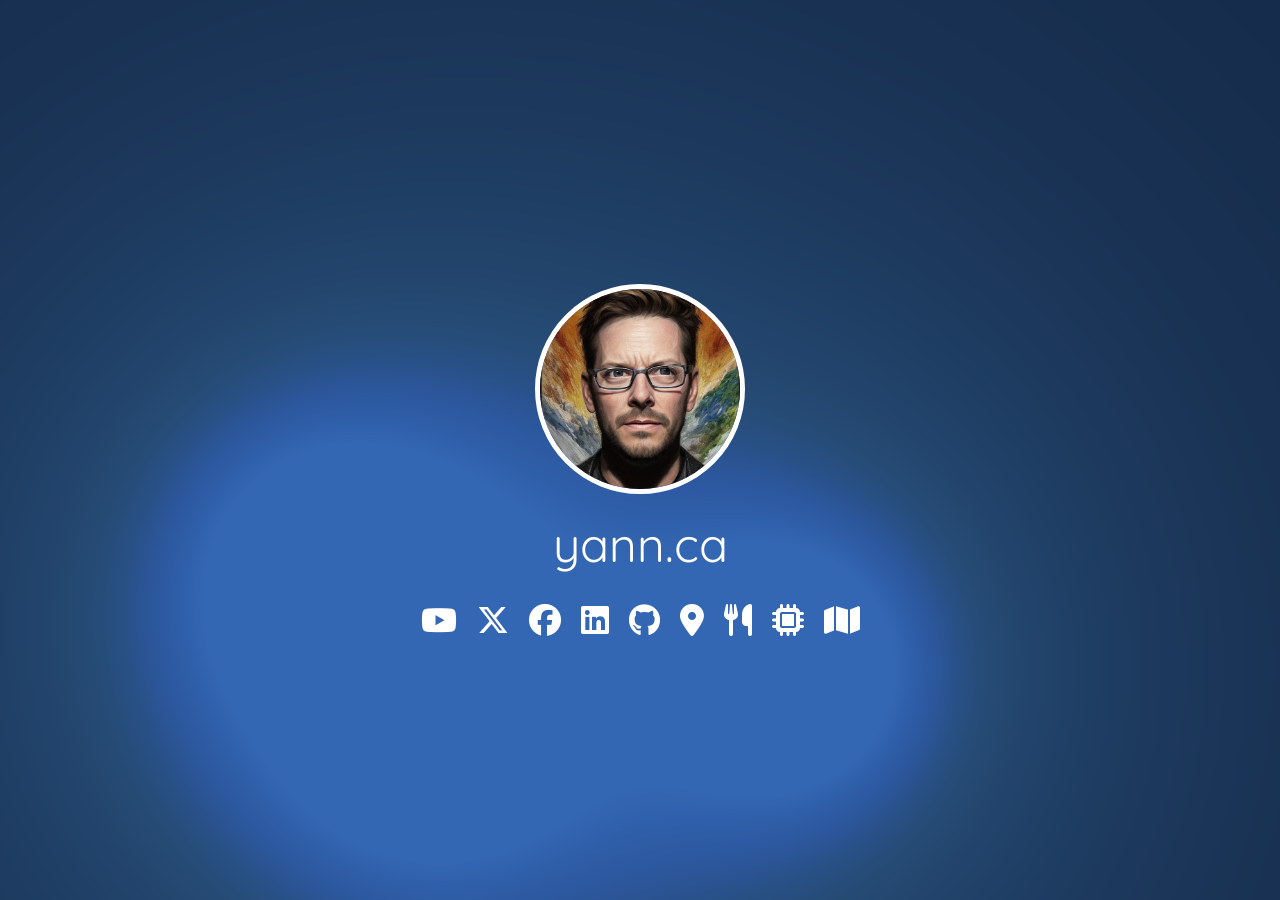
<file: index.html>
<!DOCTYPE html>
<html lang="en">

<head>
    <meta charset="UTF-8">
    <meta name="viewport" content="width=device-width, initial-scale=1.0">
    <title>yann.ca - Yann Saint-Laurent's Home on the Internet!</title>
    <link rel="stylesheet" href="https://fonts.googleapis.com/css2?family=Quicksand:wght@400;700&display=swap">
    <link rel="stylesheet" href="https://cdnjs.cloudflare.com/ajax/libs/font-awesome/6.6.0/css/all.min.css">
    <style>
        body {
            margin: 0;
            font-family: 'Quicksand', sans-serif;
            display: flex;
            flex-direction: column;
            justify-content: center;
            align-items: center;
            height: 100vh;
            background: #ffffff;
        }

        canvas {
            position: absolute;
            top: 0;
            left: 0;
            width: 100%;
            height: 100%;
            z-index: -1;
            /* Ensure the canvas is behind other content */
        }

        .profile-circle {
            width: 200px;
            height: 200px;
            border-radius: 50%;
            border: 5px solid white;
            margin-top: 20px;
            z-index: 1;
            /* Ensure it stays above the canvas */
        }

        .centered-text {
            font-size: 48px;
            color: white;
            margin-top: 20px;
            z-index: 1;
            /* Ensure it stays above the canvas */
        }

        .social-links {
            display: flex;
            flex-wrap: wrap;
            max-width: min(560px, calc(100% - 32px));
            row-gap: 18px;
            justify-content: center;
            align-items: center;
            margin-top: 30px;
            z-index: 1;
            /* Ensure it stays above the canvas */
        }

        .social-links a {
            margin: 0 10px;
            color: white;
            text-decoration: none;
            display: inline-block;
        }

        .social-links i {
            font-size: 32px;
        }


        @media (max-width: 768px) {
            .centered-text {
                font-size: 36px;
                margin-top: 10px;
            }

            .profile-circle {
                width: 150px;
                height: 150px;
                margin-top: 10px;
            }

            .social-links i {
                font-size: 24px;
            }
        }

        @media (max-width: 480px) {
            .centered-text {
                font-size: 28px;
            }

            .profile-circle {
                width: 120px;
                height: 120px;
                margin-top: 5px;
            }

            .social-links i {
                font-size: 20px;
            }
        }
    </style>
</head>

<body>
    <canvas id="glCanvas" aria-hidden="true"></canvas>
    <img src="images/image.png" alt="Profile" class="profile-circle">
    <div class="centered-text">yann.ca</div>
    <div class="social-links">
        <a href="https://www.youtube.com/@YannSaintLaurent" target="_blank" rel="noopener noreferrer" aria-label="YouTube">
            <i class="fab fa-youtube" aria-hidden="true"></i>
        </a>
        <a href="https://x.com/yannstlo" target="_blank" rel="noopener noreferrer" aria-label="X">
            <i class="fa-brands fa-x-twitter" aria-hidden="true"></i>
        </a>
        <a href="https://www.facebook.com/yannstlo" target="_blank" rel="noopener noreferrer" aria-label="Facebook">
            <i class="fab fa-facebook" aria-hidden="true"></i>
        </a>
        <a href="https://www.linkedin.com/in/ystl/" target="_blank" rel="noopener noreferrer" aria-label="LinkedIn">
            <i class="fab fa-linkedin" aria-hidden="true"></i>
        </a>
        <a href="https://www.github.com/yannstlo" target="_blank" rel="noopener noreferrer" aria-label="GitHub">
            <i class="fab fa-github" aria-hidden="true"></i>
        </a>
        <a href="/Maps/" aria-label="Peaks map" title="Peaks map">
            <i class="fa-solid fa-location-dot" aria-hidden="true"></i>
        </a>
        <a href="/recipes/" aria-label="Recipes" title="Recipes">
            <i class="fa-solid fa-utensils" aria-hidden="true"></i>
        </a>
        <a href="/projects/" aria-label="Home tech projects" title="Home tech projects">
            <i class="fa-solid fa-microchip" aria-hidden="true"></i>
        </a>
        <a href="/iceland/" aria-label="Iceland map" title="Iceland map">
            <i class="fa-solid fa-map" aria-hidden="true"></i>
        </a>
    </div>
    <script src="shader.js"></script>
</body>

</html>
</file>
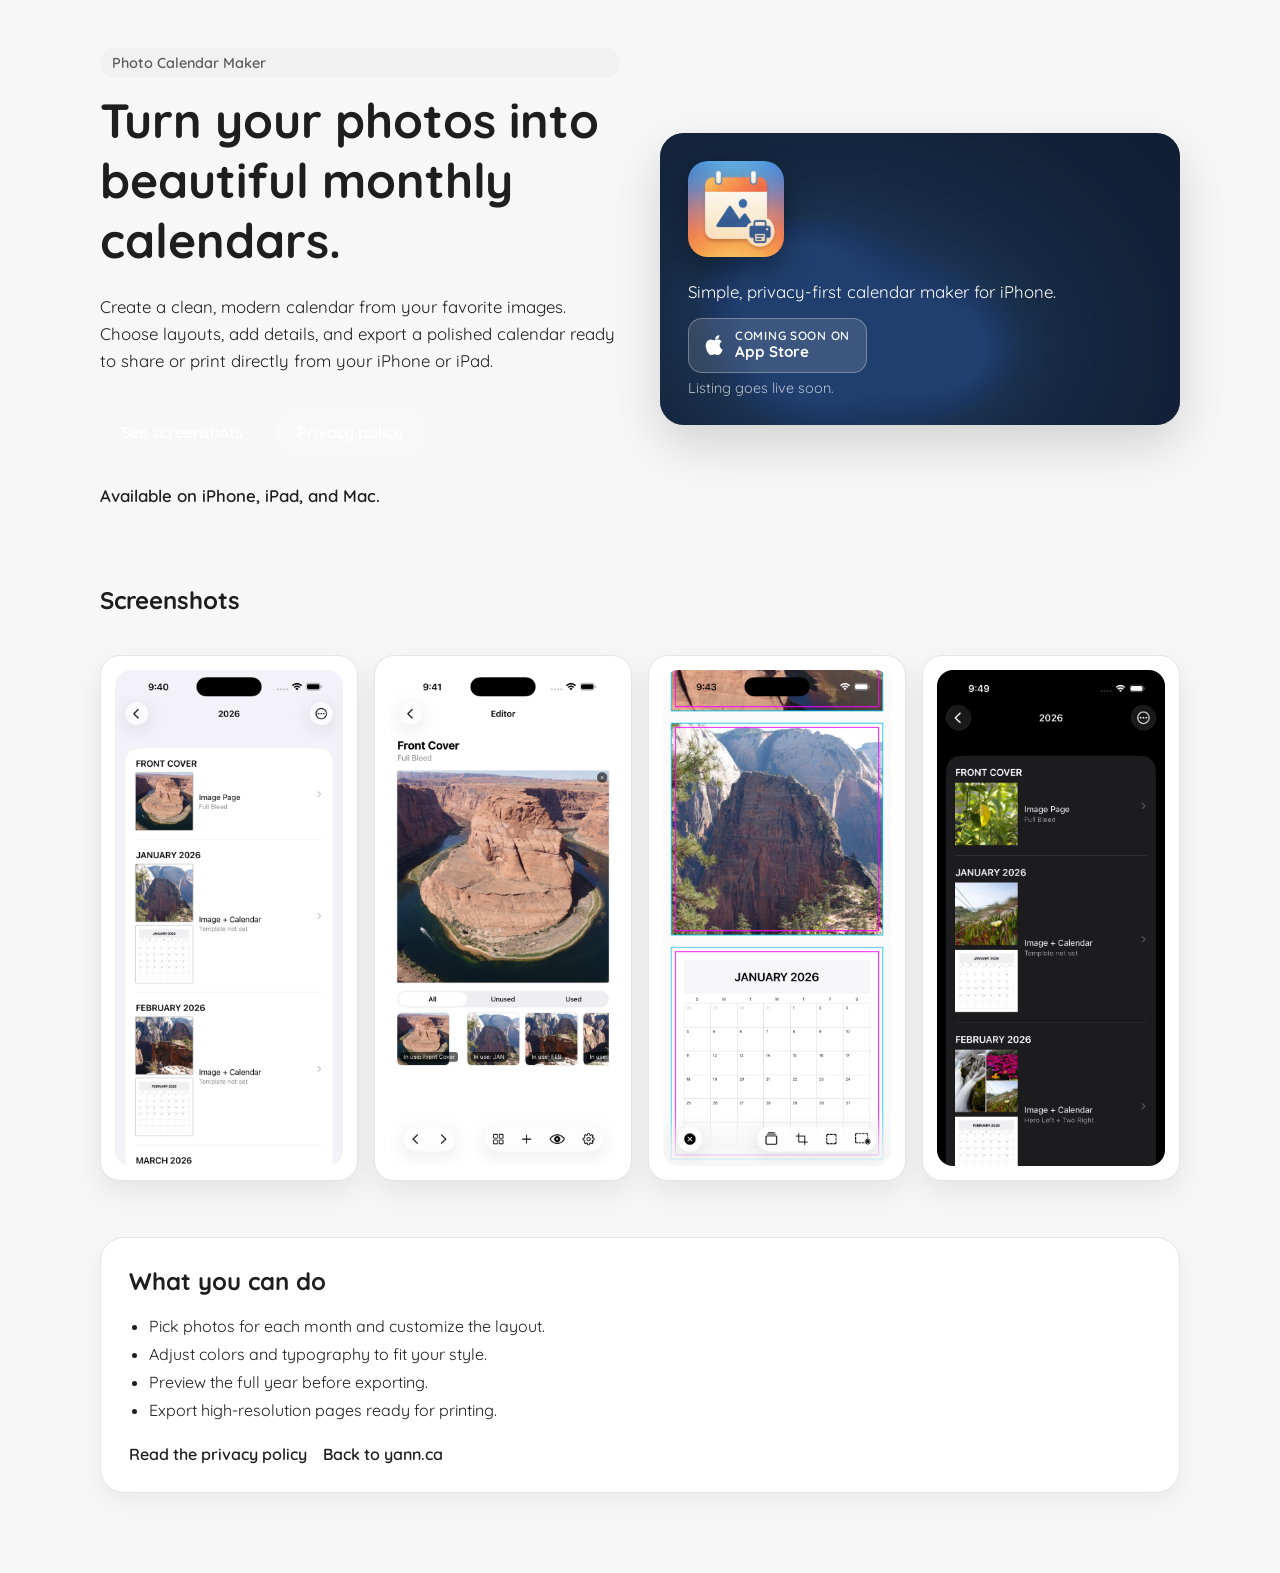
<file: calendar/index.html>
<!DOCTYPE html>
<html lang="en">

<head>
    <meta charset="UTF-8">
    <meta name="viewport" content="width=device-width, initial-scale=1.0">
    <title>Photo Calendar Maker - Yann Saint-Laurent</title>
    <link rel="stylesheet" href="https://fonts.googleapis.com/css2?family=Quicksand:wght@400;700&display=swap">
    <style>
        :root {
            color-scheme: light;
            --text: #1e1e1e;
            --muted: #5c5c5c;
            --card: #ffffff;
            --border: #e5e5e5;
            --shadow: 0 20px 50px rgba(0, 0, 0, 0.15);
        }

        * {
            box-sizing: border-box;
        }

        body {
            margin: 0;
            font-family: 'Quicksand', sans-serif;
            color: var(--text);
            background: #f7f7f7;
            min-height: 100vh;
        }

        main {
            width: min(1080px, 92vw);
            margin: 0 auto;
            padding: 48px 0 80px;
        }

        .hero {
            display: grid;
            grid-template-columns: minmax(0, 1fr) minmax(0, 1fr);
            gap: 40px;
            align-items: center;
        }

        .hero-card {
            position: relative;
            border-radius: 24px;
            overflow: hidden;
            background: #0c111b;
            color: #fff;
            box-shadow: var(--shadow);
            min-height: 240px;
            padding: 28px;
        }

        .hero-card canvas {
            position: absolute;
            inset: 0;
            width: 100%;
            height: 100%;
            opacity: 0.55;
        }

        .hero-card-content {
            position: relative;
            z-index: 1;
        }

        .icon {
            width: 96px;
            height: 96px;
            border-radius: 20px;
            box-shadow: 0 12px 30px rgba(0, 0, 0, 0.35);
            margin-bottom: 18px;
        }

        h1 {
            font-size: clamp(2rem, 4vw, 3rem);
            margin: 0 0 12px;
        }

        p {
            font-size: 1.05rem;
            line-height: 1.6;
            margin: 0;
        }

        .cta-row {
            display: flex;
            flex-wrap: wrap;
            gap: 12px;
            margin-top: 22px;
        }

        .cta {
            display: inline-flex;
            align-items: center;
            justify-content: center;
            padding: 12px 20px;
            border-radius: 999px;
            border: 1px solid rgba(255, 255, 255, 0.35);
            text-decoration: none;
            color: #fff;
            font-weight: 600;
        }

        .cta.secondary {
            background: rgba(255, 255, 255, 0.18);
        }

        .availability {
            margin-top: 16px;
            font-weight: 600;
        }

        .store-badge {
            margin-top: 12px;
            display: inline-flex;
            align-items: center;
            gap: 10px;
            padding: 10px 16px;
            border-radius: 14px;
            background: rgba(255, 255, 255, 0.12);
            border: 1px solid rgba(255, 255, 255, 0.3);
            color: #fff;
            font-weight: 600;
        }

        .store-badge svg {
            width: 20px;
            height: 20px;
            fill: currentColor;
        }

        .store-badge span {
            display: flex;
            flex-direction: column;
            font-size: 0.75rem;
            line-height: 1.2;
            text-transform: uppercase;
            letter-spacing: 0.06em;
        }

        .store-badge strong {
            font-size: 0.95rem;
            text-transform: none;
            letter-spacing: 0;
        }

        .store-note {
            margin-top: 6px;
            font-size: 0.9rem;
            color: rgba(255, 255, 255, 0.7);
        }

        .info {
            display: grid;
            gap: 12px;
        }

        .tag {
            display: inline-block;
            padding: 6px 12px;
            border-radius: 999px;
            background: #f1f1f1;
            color: var(--muted);
            font-weight: 600;
            font-size: 0.9rem;
        }

        .screenshots {
            margin-top: 56px;
            display: grid;
            gap: 20px;
        }

        .screenshots-grid {
            display: grid;
            grid-template-columns: repeat(auto-fit, minmax(220px, 1fr));
            gap: 16px;
        }

        .screenshot {
            border-radius: 20px;
            background: var(--card);
            border: 1px solid var(--border);
            padding: 14px;
            box-shadow: 0 12px 30px rgba(0, 0, 0, 0.08);
        }

        .screenshot img {
            width: 100%;
            border-radius: 16px;
            display: block;
        }

        .section {
            margin-top: 56px;
            background: var(--card);
            border-radius: 24px;
            padding: 28px;
            border: 1px solid var(--border);
            box-shadow: 0 10px 24px rgba(0, 0, 0, 0.05);
        }

        .section h2 {
            margin-top: 0;
        }

        .list {
            margin: 16px 0 0;
            padding-left: 20px;
        }

        .list li {
            margin-bottom: 8px;
        }

        .footer-links {
            margin-top: 24px;
            display: flex;
            gap: 16px;
            flex-wrap: wrap;
        }

        .footer-links a {
            color: var(--text);
            text-decoration: none;
            font-weight: 600;
        }

        @media (max-width: 900px) {
            .hero {
                grid-template-columns: 1fr;
            }
        }
    </style>
</head>

<body>
    <main>
        <section class="hero">
            <div class="info">
                <span class="tag">Photo Calendar Maker</span>
                <h1>Turn your photos into beautiful monthly calendars.</h1>
                <p>Create a clean, modern calendar from your favorite images. Choose layouts, add details, and export a polished calendar ready to share or print directly from your iPhone or iPad.</p>
                <div class="cta-row">
                    <a class="cta" href="#screenshots">See screenshots</a>
                    <a class="cta secondary" href="privacy/">Privacy policy</a>
                </div>
                <p class="availability">Available on iPhone, iPad, and Mac.</p>
            </div>
            <div class="hero-card" aria-hidden="true">
                <canvas id="glCanvas"></canvas>
                <div class="hero-card-content">
                    <img class="icon" src="../images/calendar/appicon.png" alt="Photo Calendar Maker app icon">
                    <p>Simple, privacy-first calendar maker for iPhone.</p>
                    <div class="store-badge" role="img" aria-label="App Store badge placeholder">
                        <svg viewBox="0 0 24 24" aria-hidden="true">
                            <path d="M17.49 12.37c-.03-3.1 2.53-4.58 2.64-4.65-1.43-2.08-3.67-2.36-4.46-2.39-1.88-.19-3.69 1.1-4.64 1.1-.98 0-2.45-1.08-4.03-1.05-2.07.03-4 1.22-5.05 3.05-2.19 3.8-.56 9.4 1.55 12.47 1.06 1.5 2.3 3.17 3.94 3.11 1.6-.06 2.2-1.02 4.12-1.02 1.9 0 2.48 1.02 4.12.99 1.72-.03 2.81-1.54 3.83-3.05 1.22-1.73 1.71-3.43 1.73-3.52-.04-.01-3.31-1.26-3.35-4.04zM15.95 4.04c.86-1.08 1.44-2.56 1.28-4.04-1.24.05-2.78.84-3.67 1.91-.8.94-1.51 2.45-1.32 3.89 1.38.1 2.84-.72 3.71-1.76z" />
                        </svg>
                        <span>
                            <span>Coming soon on</span>
                            <strong>App Store</strong>
                        </span>
                    </div>
                    <div class="store-note">Listing goes live soon.</div>
                </div>
            </div>
        </section>

        <section class="screenshots" id="screenshots">
            <h2>Screenshots</h2>
            <div class="screenshots-grid">
                <div class="screenshot">
                    <img src="../images/calendar/image1.jpg" alt="Photo Calendar Maker screenshot 1">
                </div>
                <div class="screenshot">
                    <img src="../images/calendar/image2.jpg" alt="Photo Calendar Maker screenshot 2">
                </div>
                <div class="screenshot">
                    <img src="../images/calendar/image3.jpg" alt="Photo Calendar Maker screenshot 3">
                </div>
                <div class="screenshot">
                    <img src="../images/calendar/image4.jpg" alt="Photo Calendar Maker screenshot 4">
                </div>
            </div>
        </section>

        <section class="section">
            <h2>What you can do</h2>
            <ul class="list">
                <li>Pick photos for each month and customize the layout.</li>
                <li>Adjust colors and typography to fit your style.</li>
                <li>Preview the full year before exporting.</li>
                <li>Export high-resolution pages ready for printing.</li>
            </ul>
            <div class="footer-links">
                <a href="privacy/">Read the privacy policy</a>
                <a href="/">Back to yann.ca</a>
            </div>
        </section>
    </main>

    <script src="../shader.js"></script>
</body>

</html>
</file>
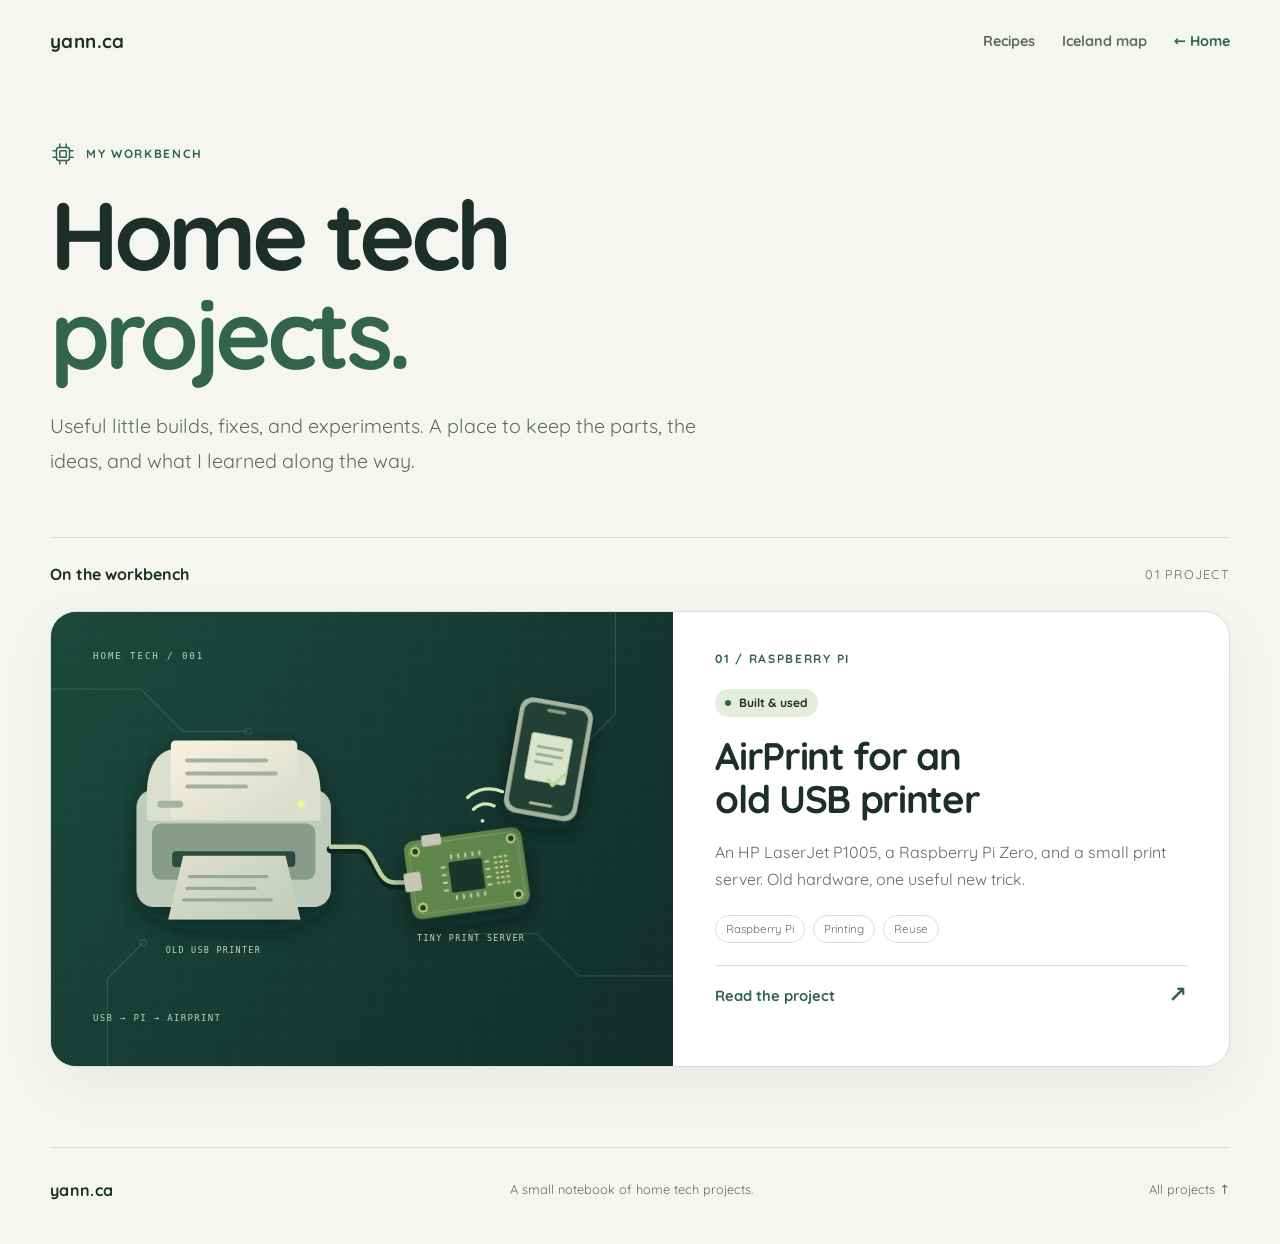
<file: projects/index.html>
<!DOCTYPE html>
<html lang="en"><head>
<meta charset="UTF-8"><meta name="viewport" content="width=device-width, initial-scale=1.0">
<title>Home Tech Projects | yann.ca</title><meta name="description" content="Useful little builds, fixes, and experiments at home. Starting with an old HP printer, a Raspberry Pi Zero, and AirPrint.">
<link rel="canonical" href="https://yann.ca/projects/">
<meta property="og:type" content="website"><meta property="og:title" content="Home Tech Projects"><meta property="og:description" content="Useful little builds, fixes, and experiments at home. Starting with an old HP printer, a Raspberry Pi Zero, and AirPrint."><meta property="og:url" content="https://yann.ca/projects/">
<meta name="theme-color" content="#173e36"><link rel="icon" href="/projects/assets/chip.svg" type="image/svg+xml">
<link rel="preconnect" href="https://fonts.googleapis.com"><link rel="preconnect" href="https://fonts.gstatic.com" crossorigin><link href="https://fonts.googleapis.com/css2?family=Quicksand:wght@400;500;600;700&display=swap" rel="stylesheet">
<link rel="stylesheet" href="/projects/projects.css?v=20261022">
</head><body><a class="skip-link" href="#main">Skip to content</a><header class="site-bar"><a class="site-name" href="/">yann.ca</a><nav aria-label="Main navigation"><a href="/recipes/">Recipes</a><a href="/iceland/">Iceland map</a><a class="back-link" href="/">← Home</a></nav></header>
<main id="main" class="shell">
<section class="archive-hero"><p class="eyebrow"><svg viewBox="0 0 32 32" fill="none" aria-hidden="true"><rect x="8" y="8" width="16" height="16" rx="3"/><rect x="12" y="12" width="8" height="8" rx="1"/><path d="M12 3v5m8-5v5M12 24v5m8-5v5M3 12h5m-5 8h5m16-8h5m-5 8h5"/></svg> My workbench</p><h1>Home tech<br><span>projects.</span></h1><p class="intro">Useful little builds, fixes, and experiments. A place to keep the parts, the ideas, and what I learned along the way.</p></section>
<section aria-labelledby="collection-heading" class="collection"><div class="section-heading"><h2 id="collection-heading">On the workbench</h2><span>01 project</span></div>
<article class="project-card"><a class="card-link" href="/projects/raspberry-pi-airprint/"><div class="card-art"><img src="/projects/assets/airprint-bridge.svg" width="960" height="700" alt="Illustration of a Raspberry Pi bridging an old USB printer and a wireless device"></div><div class="card-body"><p class="eyebrow">01 / Raspberry Pi</p><span class="status"><span aria-hidden="true"></span> Built &amp; used</span><h2>AirPrint for an<br>old USB printer</h2><p>An HP LaserJet P1005, a Raspberry Pi Zero, and a small print server. Old hardware, one useful new trick.</p><div class="tag-list"><span>Raspberry Pi</span><span>Printing</span><span>Reuse</span></div><span class="card-cta">Read the project <span aria-hidden="true">↗</span></span></div></a></article>
</section></main><footer class="footer"><a href="/" class="site-name">yann.ca</a><span>A small notebook of home tech projects.</span><a href="/projects/">All projects ↑</a></footer></body></html>
</file>
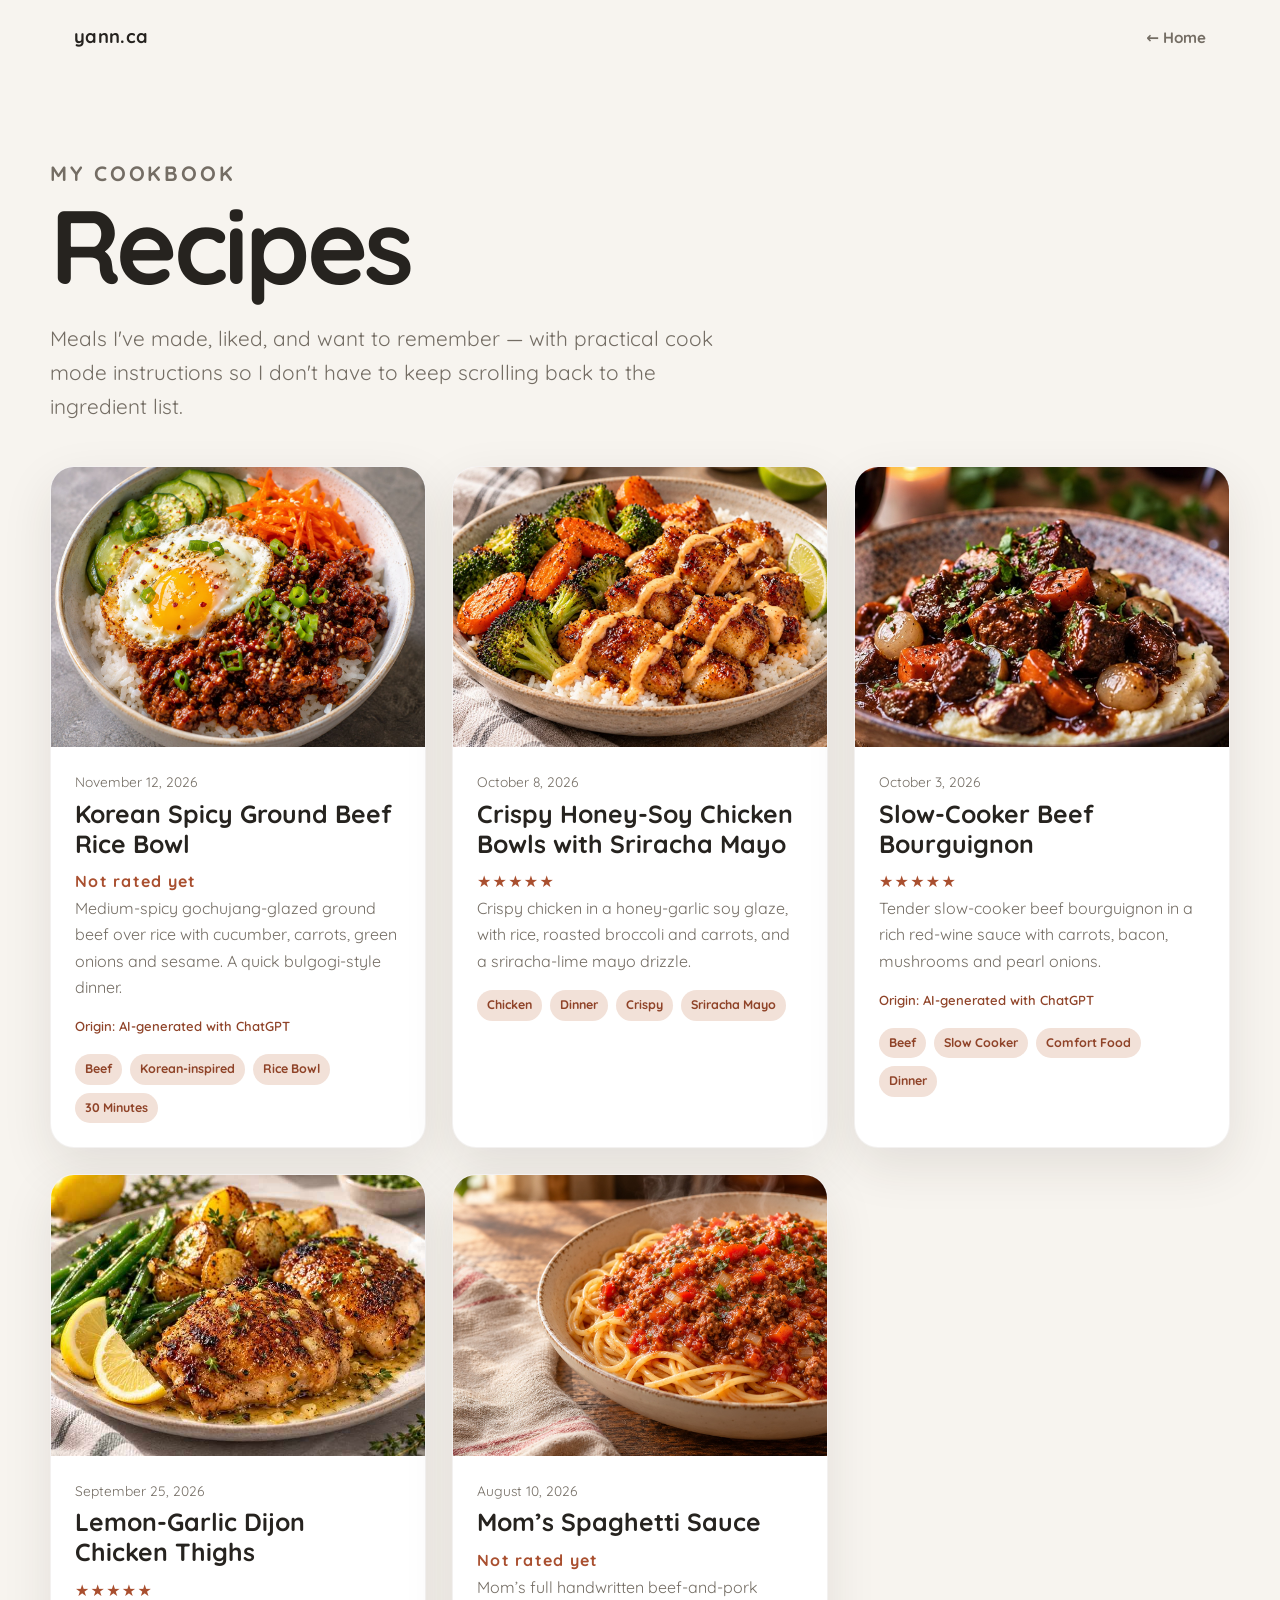
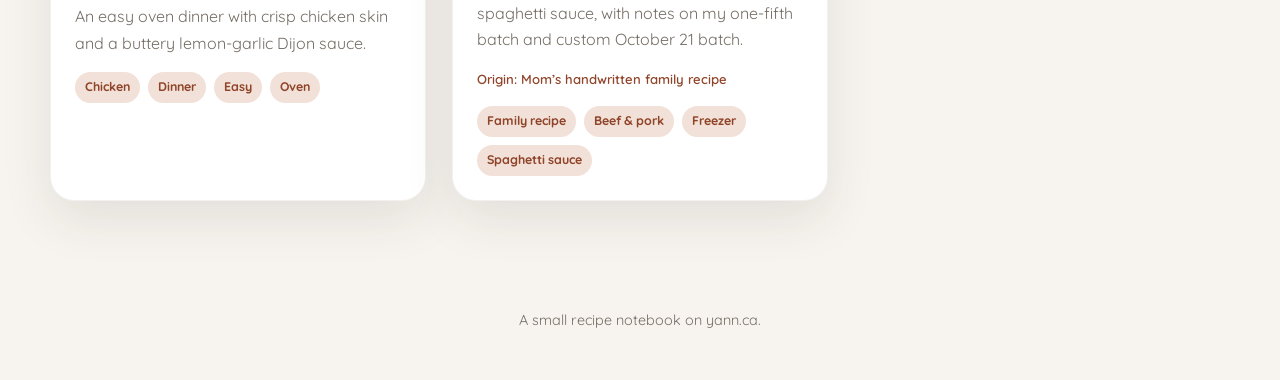
<file: recipes/index.html>
<!DOCTYPE html>
<html lang="en">
<head>
  <meta charset="UTF-8">
  <meta name="viewport" content="width=device-width, initial-scale=1.0">
  <meta name="description" content="Recipes I've made, liked, and want to remember.">
  <title>Recipes — yann.ca</title>
  <link rel="preconnect" href="https://fonts.googleapis.com">
  <link rel="preconnect" href="https://fonts.gstatic.com" crossorigin>
  <link rel="stylesheet" href="https://fonts.googleapis.com/css2?family=Quicksand:wght@400;500;600;700&display=swap">
  <link rel="stylesheet" href="/recipes/recipes.css?v=20261011">
</head>
<body>
  <header class="site-bar">
    <a class="site-name" href="/">yann.ca</a>
    <a class="back-link" href="/">← Home</a>
  </header>

  <main>
    <section class="archive-hero">
      <p class="eyebrow">My cookbook</p>
      <h1>Recipes</h1>
      <p>Meals I've made, liked, and want to remember — with practical cook mode instructions so I don't have to keep scrolling back to the ingredient list.</p>
    </section>

    <section class="recipe-grid" data-recipe-grid>
      <div class="empty-state">Loading recipes…</div>
    </section>
  </main>

  <footer class="footer">A small recipe notebook on yann.ca.</footer>
  <script src="/recipes/recipes.js?v=20261112-photo"></script>
</body>
</html>
</file>
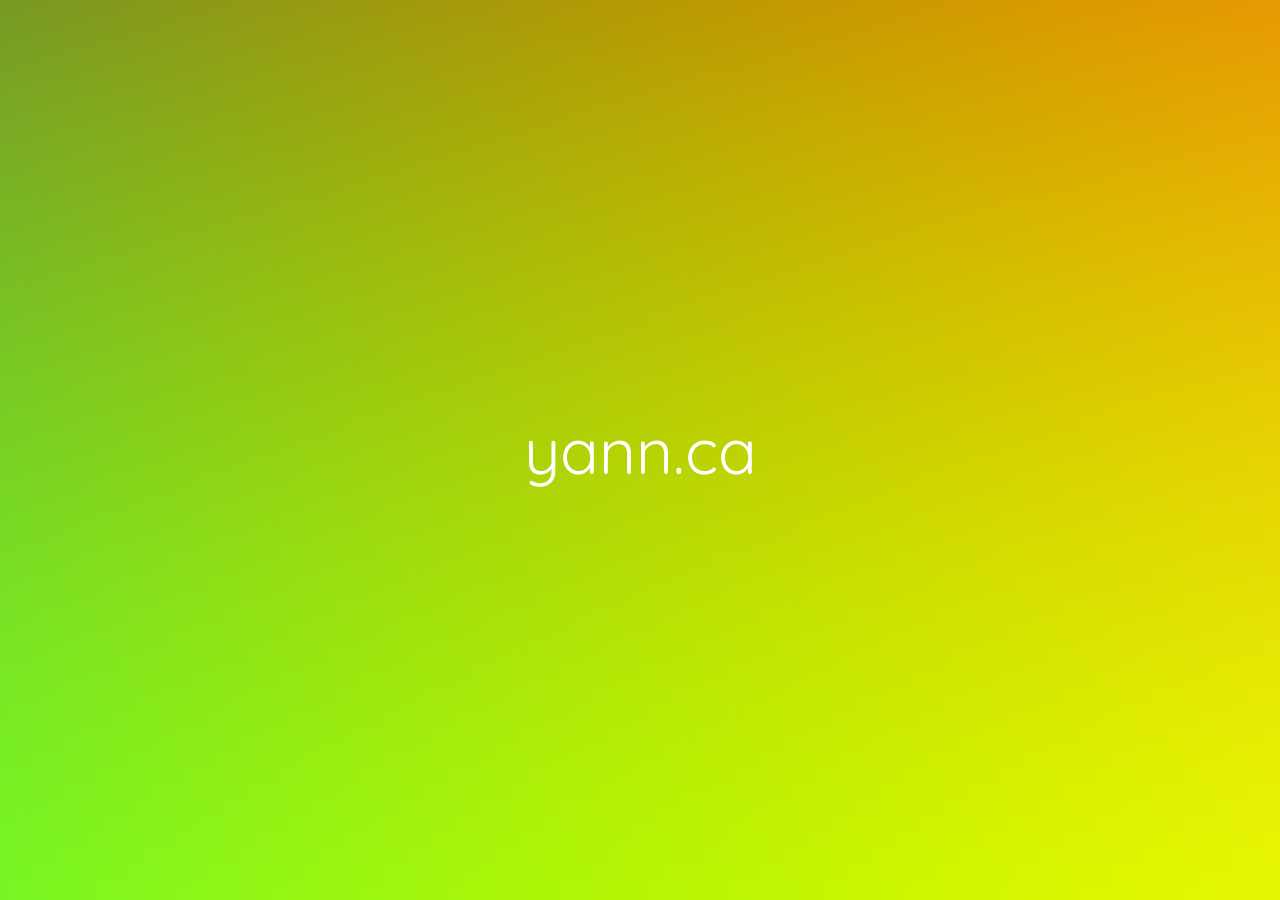
<file: Shaders/index.html>
<!DOCTYPE html>
<html lang="en">
    <head>
        <meta charset="UTF-8">
        <meta name="viewport" content="width=device-width, initial-scale=1.0">
        <title>WebGL Shader Example</title>
        <link rel="stylesheet"
            href="https://fonts.googleapis.com/css2?family=Quicksand:wght@400;700&display=swap">
        <style>
        body { margin: 0; }
        canvas { display: block; }
        .centered-text {
            position: absolute;
            top: 50%;
            left: 50%;
            transform: translate(-50%, -50%);
            font-size: 64px;
            font-family: 'Quicksand', sans-serif;
            color: white;
        }
    </style>
    </head>
    <body>
        <canvas id="glCanvas"></canvas>
        <div class="centered-text">yann.ca</div>
        <script src="shader.js"></script>
    </body>
</html>
</file>
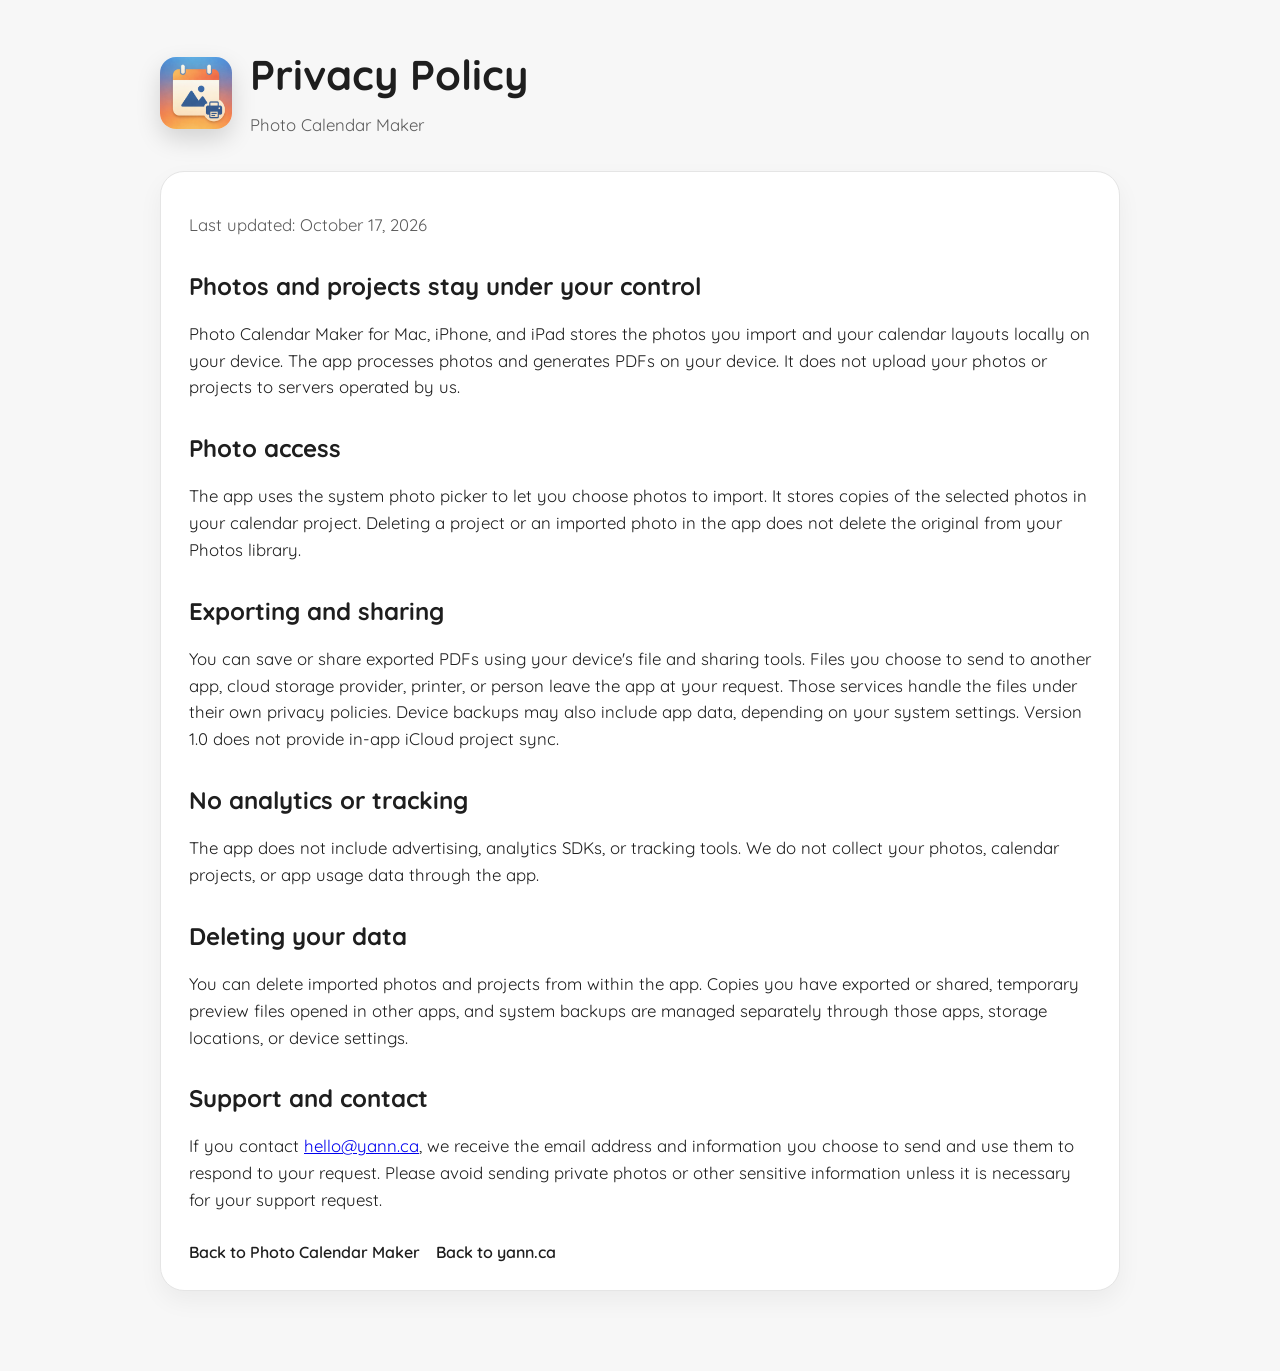
<file: calendar/privacy/index.html>
<!DOCTYPE html>
<html lang="en">

<head>
    <meta charset="UTF-8">
    <meta name="viewport" content="width=device-width, initial-scale=1.0">
    <title>Photo Calendar Maker - Privacy Policy</title>
    <link rel="stylesheet" href="https://fonts.googleapis.com/css2?family=Quicksand:wght@400;700&display=swap">
    <style>
        :root {
            color-scheme: light;
            --text: #1e1e1e;
            --muted: #5c5c5c;
            --card: #ffffff;
            --border: #e5e5e5;
            --shadow: 0 20px 50px rgba(0, 0, 0, 0.15);
        }

        * {
            box-sizing: border-box;
        }

        body {
            margin: 0;
            font-family: 'Quicksand', sans-serif;
            color: var(--text);
            background: #f7f7f7;
            min-height: 100vh;
        }

        main {
            width: min(960px, 92vw);
            margin: 0 auto;
            padding: 48px 0 80px;
        }

        header {
            display: flex;
            align-items: center;
            gap: 18px;
            flex-wrap: wrap;
        }

        header img {
            width: 72px;
            height: 72px;
            border-radius: 16px;
            box-shadow: 0 10px 24px rgba(0, 0, 0, 0.15);
        }

        h1 {
            margin: 0;
            font-size: clamp(2rem, 4vw, 2.6rem);
        }

        h2 {
            margin-top: 32px;
        }

        p {
            font-size: 1.05rem;
            line-height: 1.6;
            margin: 12px 0 0;
        }

        .card {
            margin-top: 32px;
            background: var(--card);
            border-radius: 24px;
            padding: 28px;
            border: 1px solid var(--border);
            box-shadow: 0 10px 24px rgba(0, 0, 0, 0.05);
        }

        .muted {
            color: var(--muted);
        }

        .footer-links {
            margin-top: 28px;
            display: flex;
            gap: 16px;
            flex-wrap: wrap;
        }

        .footer-links a {
            color: var(--text);
            text-decoration: none;
            font-weight: 600;
        }
    </style>
</head>

<body>
    <main>
        <header>
            <img src="../../images/calendar/appicon.png" alt="Photo Calendar Maker app icon">
            <div>
                <h1>Privacy Policy</h1>
                <p class="muted">Photo Calendar Maker</p>
            </div>
        </header>

        <section class="card">
            <p class="muted">Last updated: October 17, 2026</p>

            <h2>Photos and projects stay under your control</h2>
            <p>Photo Calendar Maker for Mac, iPhone, and iPad stores the photos you import and your calendar layouts locally on your device. The app processes photos and generates PDFs on your device. It does not upload your photos or projects to servers operated by us.</p>

            <h2>Photo access</h2>
            <p>The app uses the system photo picker to let you choose photos to import. It stores copies of the selected photos in your calendar project. Deleting a project or an imported photo in the app does not delete the original from your Photos library.</p>

            <h2>Exporting and sharing</h2>
            <p>You can save or share exported PDFs using your device's file and sharing tools. Files you choose to send to another app, cloud storage provider, printer, or person leave the app at your request. Those services handle the files under their own privacy policies. Device backups may also include app data, depending on your system settings. Version 1.0 does not provide in-app iCloud project sync.</p>

            <h2>No analytics or tracking</h2>
            <p>The app does not include advertising, analytics SDKs, or tracking tools. We do not collect your photos, calendar projects, or app usage data through the app.</p>

            <h2>Deleting your data</h2>
            <p>You can delete imported photos and projects from within the app. Copies you have exported or shared, temporary preview files opened in other apps, and system backups are managed separately through those apps, storage locations, or device settings.</p>

            <h2>Support and contact</h2>
            <p>If you contact <a href="mailto:hello@yann.ca">hello@yann.ca</a>, we receive the email address and information you choose to send and use them to respond to your request. Please avoid sending private photos or other sensitive information unless it is necessary for your support request.</p>

            <div class="footer-links">
                <a href="../">Back to Photo Calendar Maker</a>
                <a href="/">Back to yann.ca</a>
            </div>
        </section>
    </main>
</body>

</html>
</file>
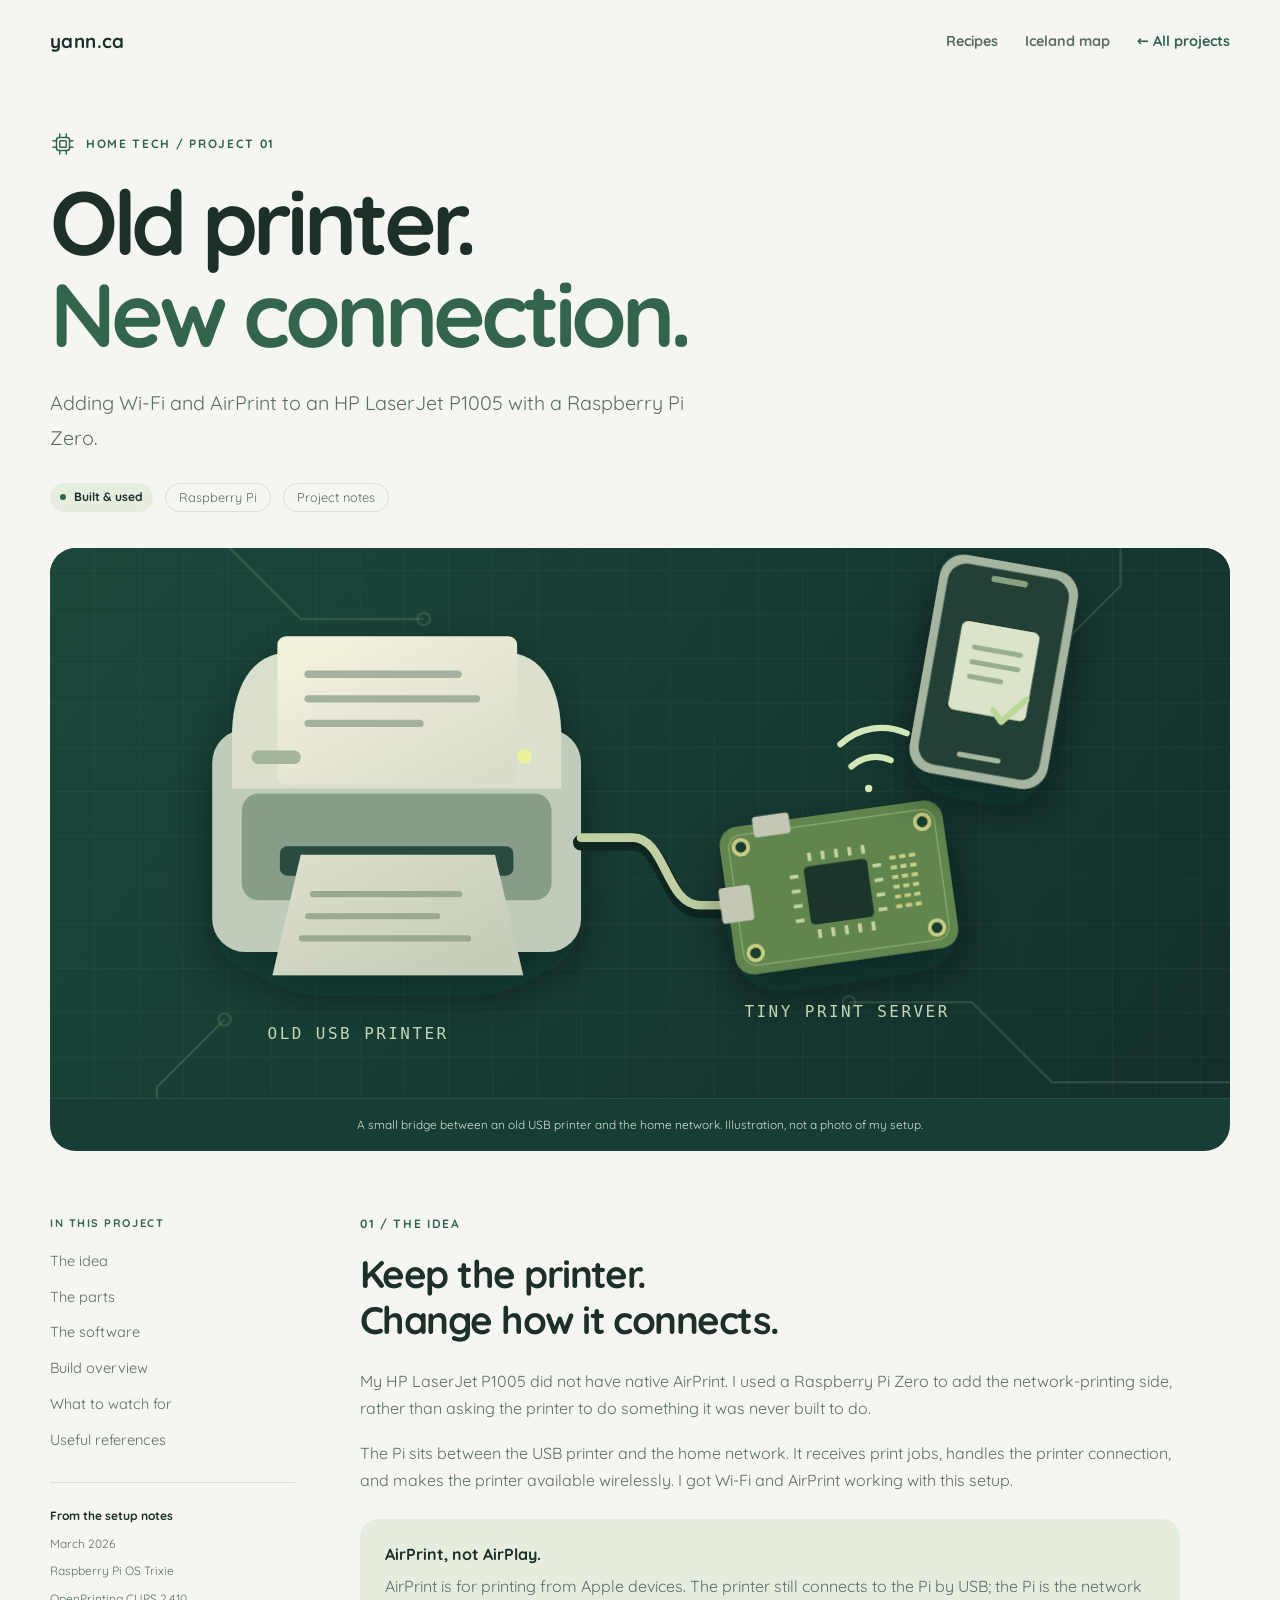
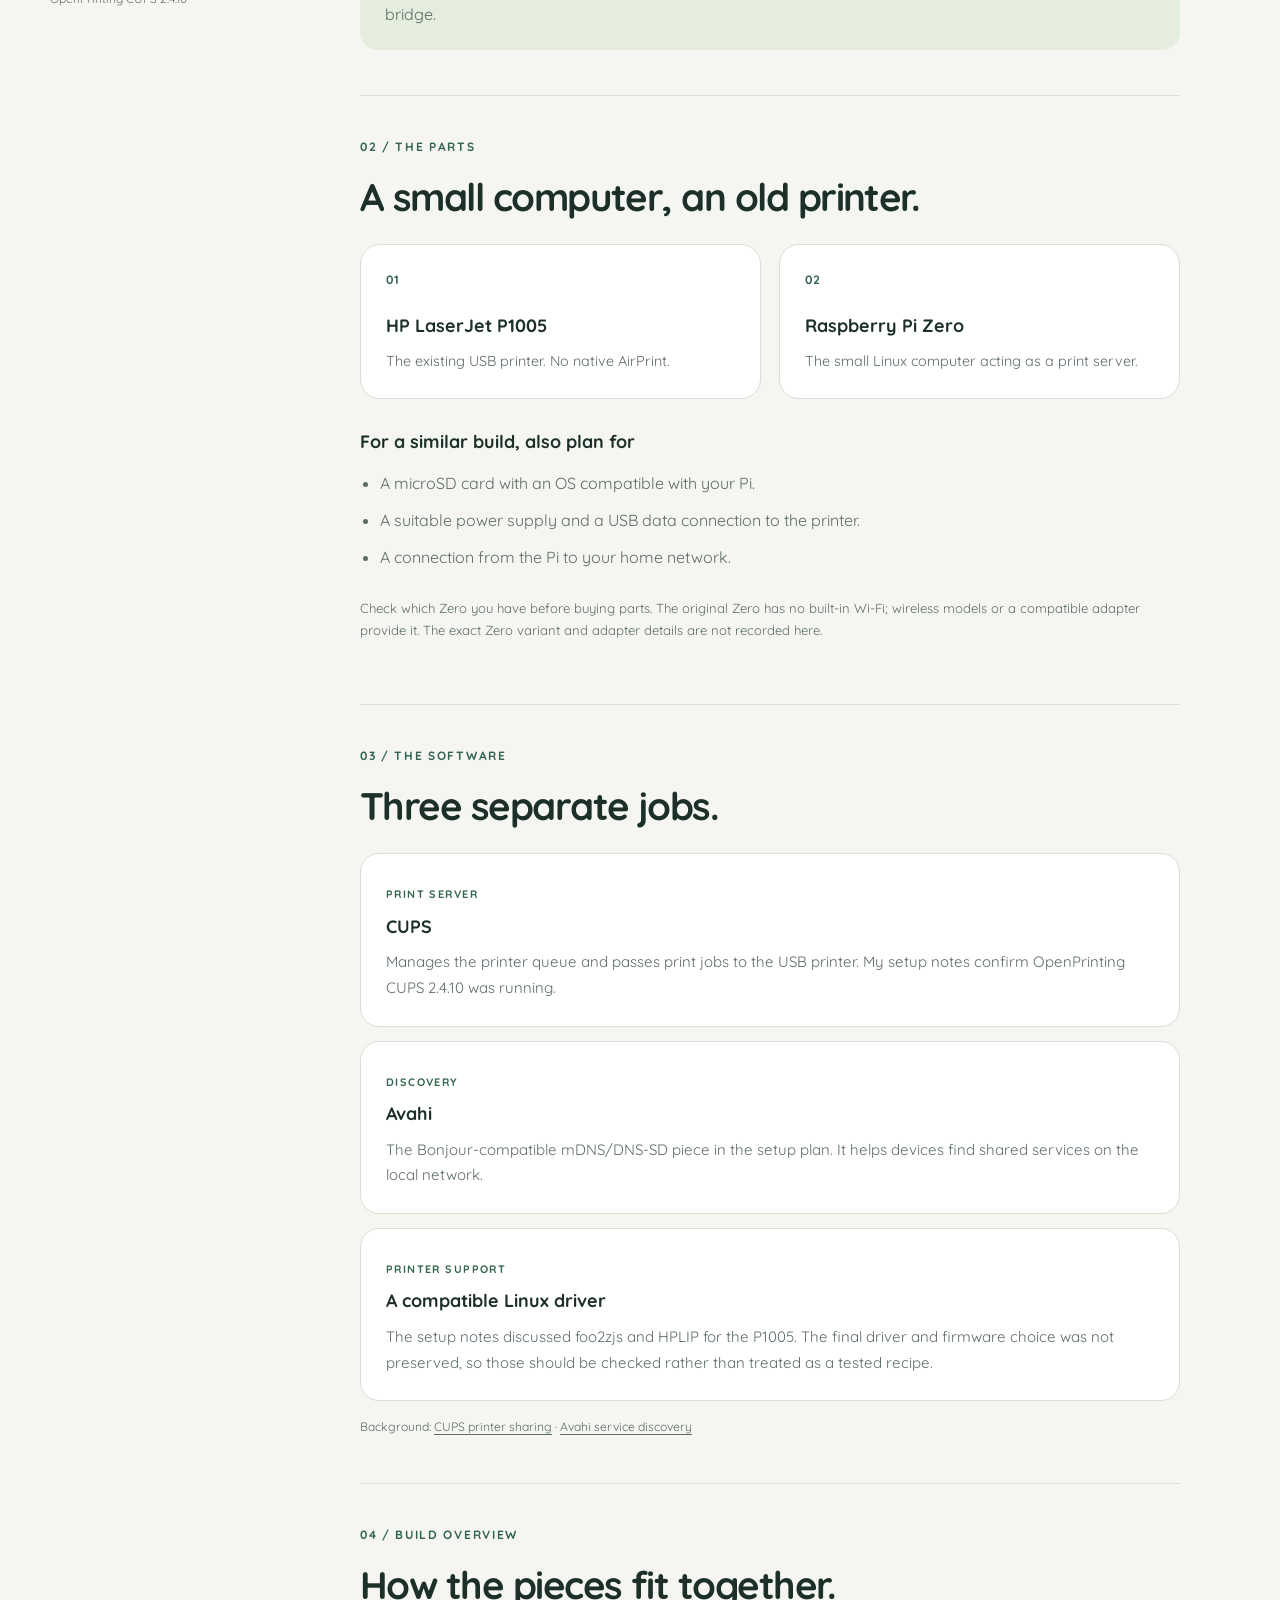
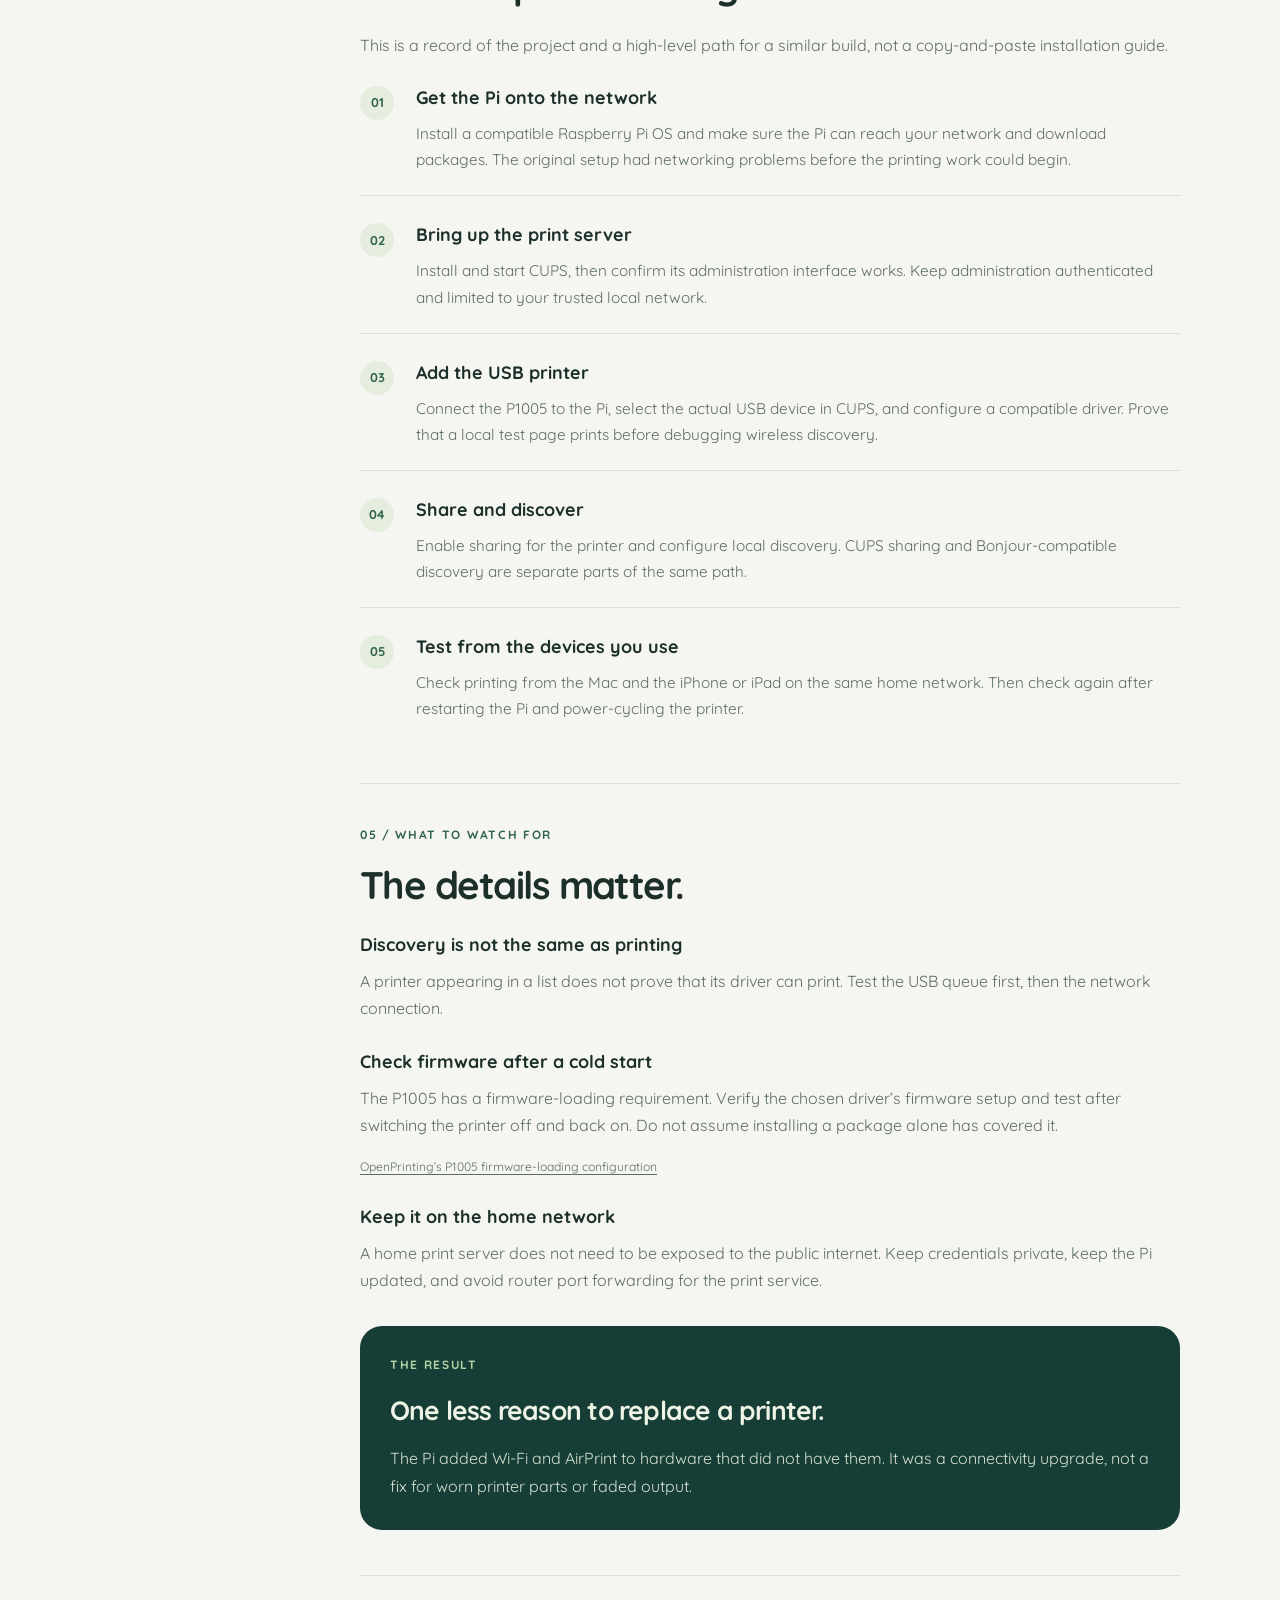
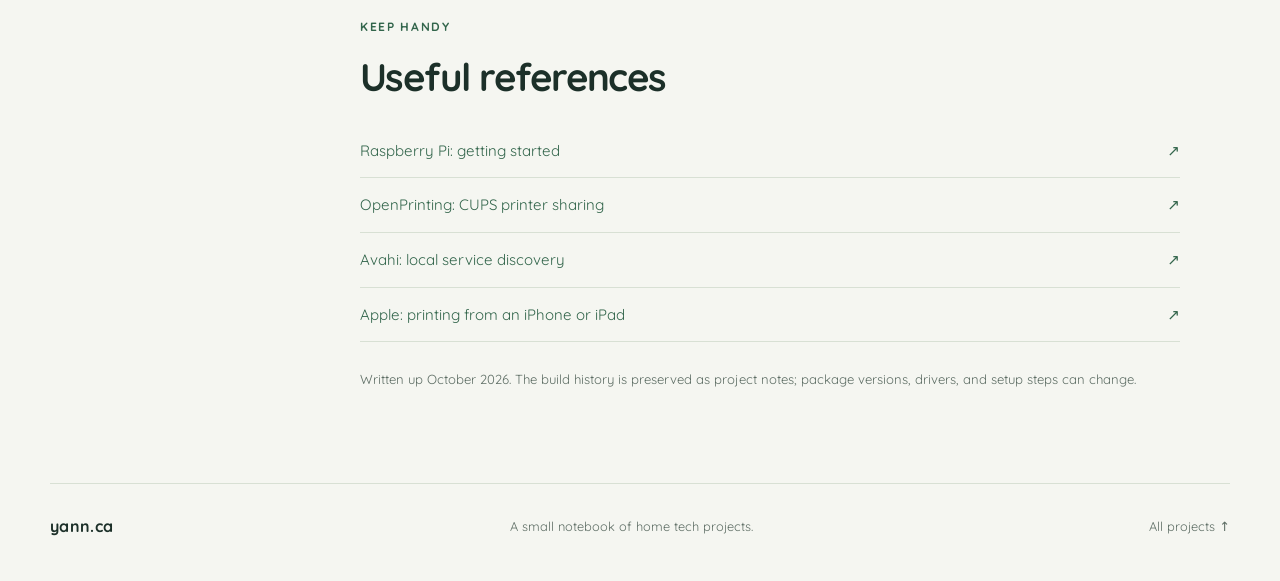
<file: projects/raspberry-pi-airprint/index.html>
<!DOCTYPE html>
<html lang="en"><head>
<meta charset="UTF-8"><meta name="viewport" content="width=device-width, initial-scale=1.0">
<title>AirPrint for an old USB printer | yann.ca</title><meta name="description" content="How I used a Raspberry Pi Zero to add Wi-Fi and AirPrint to an HP LaserJet P1005. Project notes, software pieces, and lessons.">
<link rel="canonical" href="https://yann.ca/projects/raspberry-pi-airprint/">
<meta property="og:type" content="website"><meta property="og:title" content="AirPrint for an old USB printer"><meta property="og:description" content="How I used a Raspberry Pi Zero to add Wi-Fi and AirPrint to an HP LaserJet P1005. Project notes, software pieces, and lessons."><meta property="og:url" content="https://yann.ca/projects/raspberry-pi-airprint/">
<meta name="theme-color" content="#173e36"><link rel="icon" href="/projects/assets/chip.svg" type="image/svg+xml">
<link rel="preconnect" href="https://fonts.googleapis.com"><link rel="preconnect" href="https://fonts.gstatic.com" crossorigin><link href="https://fonts.googleapis.com/css2?family=Quicksand:wght@400;500;600;700&display=swap" rel="stylesheet">
<link rel="stylesheet" href="/projects/projects.css?v=20261022">
</head><body><a class="skip-link" href="#main">Skip to content</a><header class="site-bar"><a class="site-name" href="/">yann.ca</a><nav aria-label="Main navigation"><a href="/recipes/">Recipes</a><a href="/iceland/">Iceland map</a><a class="back-link" href="/projects/">← All projects</a></nav></header>
<main id="main" class="shell project-shell">
<header class="project-header"><p class="eyebrow"><svg viewBox="0 0 32 32" fill="none" aria-hidden="true"><rect x="8" y="8" width="16" height="16" rx="3"/><rect x="12" y="12" width="8" height="8" rx="1"/><path d="M12 3v5m8-5v5M12 24v5m8-5v5M3 12h5m-5 8h5m16-8h5m-5 8h5"/></svg> Home tech / Project 01</p><h1>Old printer.<br><span>New connection.</span></h1><p class="intro">Adding Wi-Fi and AirPrint to an HP LaserJet P1005 with a Raspberry Pi Zero.</p><div class="meta-row"><span class="status"><span aria-hidden="true"></span> Built &amp; used</span><span>Raspberry Pi</span><span>Project notes</span></div></header>
<figure class="project-hero"><img src="/projects/assets/airprint-bridge.svg" width="960" height="700" alt="Concept diagram: a phone sends a print job over the home network to a Raspberry Pi, which connects to the old printer by USB"><figcaption>A small bridge between an old USB printer and the home network. Illustration, not a photo of my setup.</figcaption></figure>
<div class="project-content"><aside class="project-sidebar"><nav class="page-nav" aria-label="On this page"><p class="eyebrow">In this project</p><a href="#idea">The idea</a><a href="#parts">The parts</a><a href="#software">The software</a><a href="#build">Build overview</a><a href="#lessons">What to watch for</a><a href="#references">Useful references</a></nav><div class="setup-note"><strong>From the setup notes</strong><span>March 2026</span><span>Raspberry Pi OS Trixie</span><span>OpenPrinting CUPS 2.4.10</span></div></aside>
<div class="project-body">
<section id="idea"><p class="eyebrow">01 / The idea</p><h2>Keep the printer.<br>Change how it connects.</h2><p>My HP LaserJet P1005 did not have native AirPrint. I used a Raspberry Pi Zero to add the network-printing side, rather than asking the printer to do something it was never built to do.</p><p>The Pi sits between the USB printer and the home network. It receives print jobs, handles the printer connection, and makes the printer available wirelessly. I got Wi-Fi and AirPrint working with this setup.</p><div class="callout"><strong>AirPrint, not AirPlay.</strong><p>AirPrint is for printing from Apple devices. The printer still connects to the Pi by USB; the Pi is the network bridge.</p></div></section>
<section id="parts"><p class="eyebrow">02 / The parts</p><h2>A small computer, an old printer.</h2><div class="parts-grid"><article class="part"><span class="part-number">01</span><h3>HP LaserJet P1005</h3><p>The existing USB printer. No native AirPrint.</p></article><article class="part"><span class="part-number">02</span><h3>Raspberry Pi Zero</h3><p>The small Linux computer acting as a print server.</p></article></div><h3>For a similar build, also plan for</h3><ul class="plain-list"><li>A microSD card with an OS compatible with your Pi.</li><li>A suitable power supply and a USB data connection to the printer.</li><li>A connection from the Pi to your home network.</li></ul><p class="small-note">Check which Zero you have before buying parts. The original Zero has no built-in Wi-Fi; wireless models or a compatible adapter provide it. The exact Zero variant and adapter details are not recorded here.</p></section>
<section id="software"><p class="eyebrow">03 / The software</p><h2>Three separate jobs.</h2><div class="stack"><article><span class="stack-label">Print server</span><h3>CUPS</h3><p>Manages the printer queue and passes print jobs to the USB printer. My setup notes confirm OpenPrinting CUPS 2.4.10 was running.</p></article><article><span class="stack-label">Discovery</span><h3>Avahi</h3><p>The Bonjour-compatible mDNS/DNS-SD piece in the setup plan. It helps devices find shared services on the local network.</p></article><article><span class="stack-label">Printer support</span><h3>A compatible Linux driver</h3><p>The setup notes discussed foo2zjs and HPLIP for the P1005. The final driver and firmware choice was not preserved, so those should be checked rather than treated as a tested recipe.</p></article></div><p class="source-note">Background: <a href="https://openprinting.github.io/cups/doc/sharing.html">CUPS printer sharing</a> · <a href="https://avahi.org/">Avahi service discovery</a></p></section>
<section id="build"><p class="eyebrow">04 / Build overview</p><h2>How the pieces fit together.</h2><p>This is a record of the project and a high-level path for a similar build, not a copy-and-paste installation guide.</p><ol class="build-steps"><li><h3>Get the Pi onto the network</h3><p>Install a compatible Raspberry Pi OS and make sure the Pi can reach your network and download packages. The original setup had networking problems before the printing work could begin.</p></li><li><h3>Bring up the print server</h3><p>Install and start CUPS, then confirm its administration interface works. Keep administration authenticated and limited to your trusted local network.</p></li><li><h3>Add the USB printer</h3><p>Connect the P1005 to the Pi, select the actual USB device in CUPS, and configure a compatible driver. Prove that a local test page prints before debugging wireless discovery.</p></li><li><h3>Share and discover</h3><p>Enable sharing for the printer and configure local discovery. CUPS sharing and Bonjour-compatible discovery are separate parts of the same path.</p></li><li><h3>Test from the devices you use</h3><p>Check printing from the Mac and the iPhone or iPad on the same home network. Then check again after restarting the Pi and power-cycling the printer.</p></li></ol></section>
<section id="lessons"><p class="eyebrow">05 / What to watch for</p><h2>The details matter.</h2><div class="lesson"><h3>Discovery is not the same as printing</h3><p>A printer appearing in a list does not prove that its driver can print. Test the USB queue first, then the network connection.</p></div><div class="lesson"><h3>Check firmware after a cold start</h3><p>The P1005 has a firmware-loading requirement. Verify the chosen driver’s firmware setup and test after switching the printer off and back on. Do not assume installing a package alone has covered it.</p><p class="source-note"><a href="https://github.com/OpenPrinting/foo2zjs/blob/main-fixes/hplj10xx.conf">OpenPrinting’s P1005 firmware-loading configuration</a></p></div><div class="lesson"><h3>Keep it on the home network</h3><p>A home print server does not need to be exposed to the public internet. Keep credentials private, keep the Pi updated, and avoid router port forwarding for the print service.</p></div><div class="result"><span class="eyebrow">The result</span><h3>One less reason to replace a printer.</h3><p>The Pi added Wi-Fi and AirPrint to hardware that did not have them. It was a connectivity upgrade, not a fix for worn printer parts or faded output.</p></div></section>
<section id="references" class="references"><p class="eyebrow">Keep handy</p><h2>Useful references</h2><ul><li><a href="https://www.raspberrypi.com/documentation/computers/getting-started.html">Raspberry Pi: getting started <span aria-hidden="true">↗</span></a></li><li><a href="https://openprinting.github.io/cups/doc/sharing.html">OpenPrinting: CUPS printer sharing <span aria-hidden="true">↗</span></a></li><li><a href="https://avahi.org/">Avahi: local service discovery <span aria-hidden="true">↗</span></a></li><li><a href="https://support.apple.com/en-gb/109349">Apple: printing from an iPhone or iPad <span aria-hidden="true">↗</span></a></li></ul><p class="small-note">Written up October 2026. The build history is preserved as project notes; package versions, drivers, and setup steps can change.</p></section>
</div></div></main><footer class="footer"><a href="/" class="site-name">yann.ca</a><span>A small notebook of home tech projects.</span><a href="/projects/">All projects ↑</a></footer></body></html>
</file>
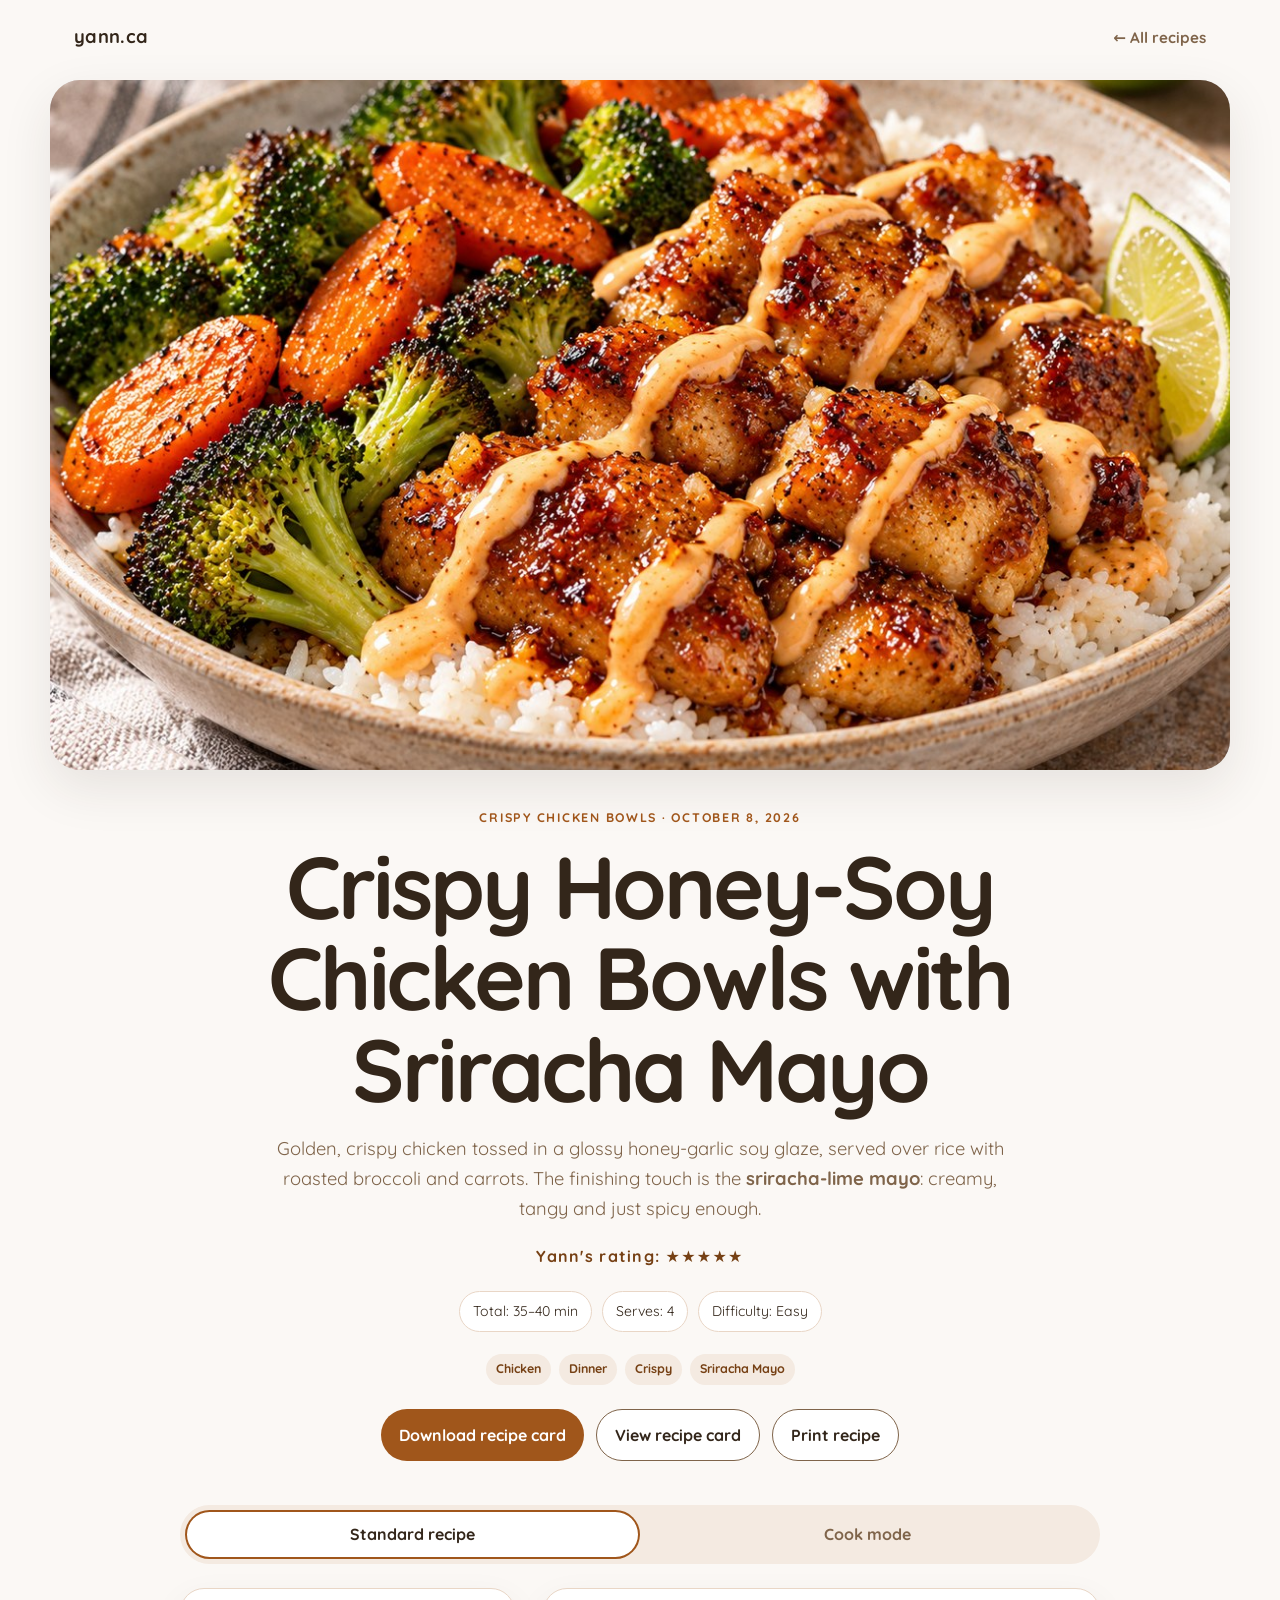
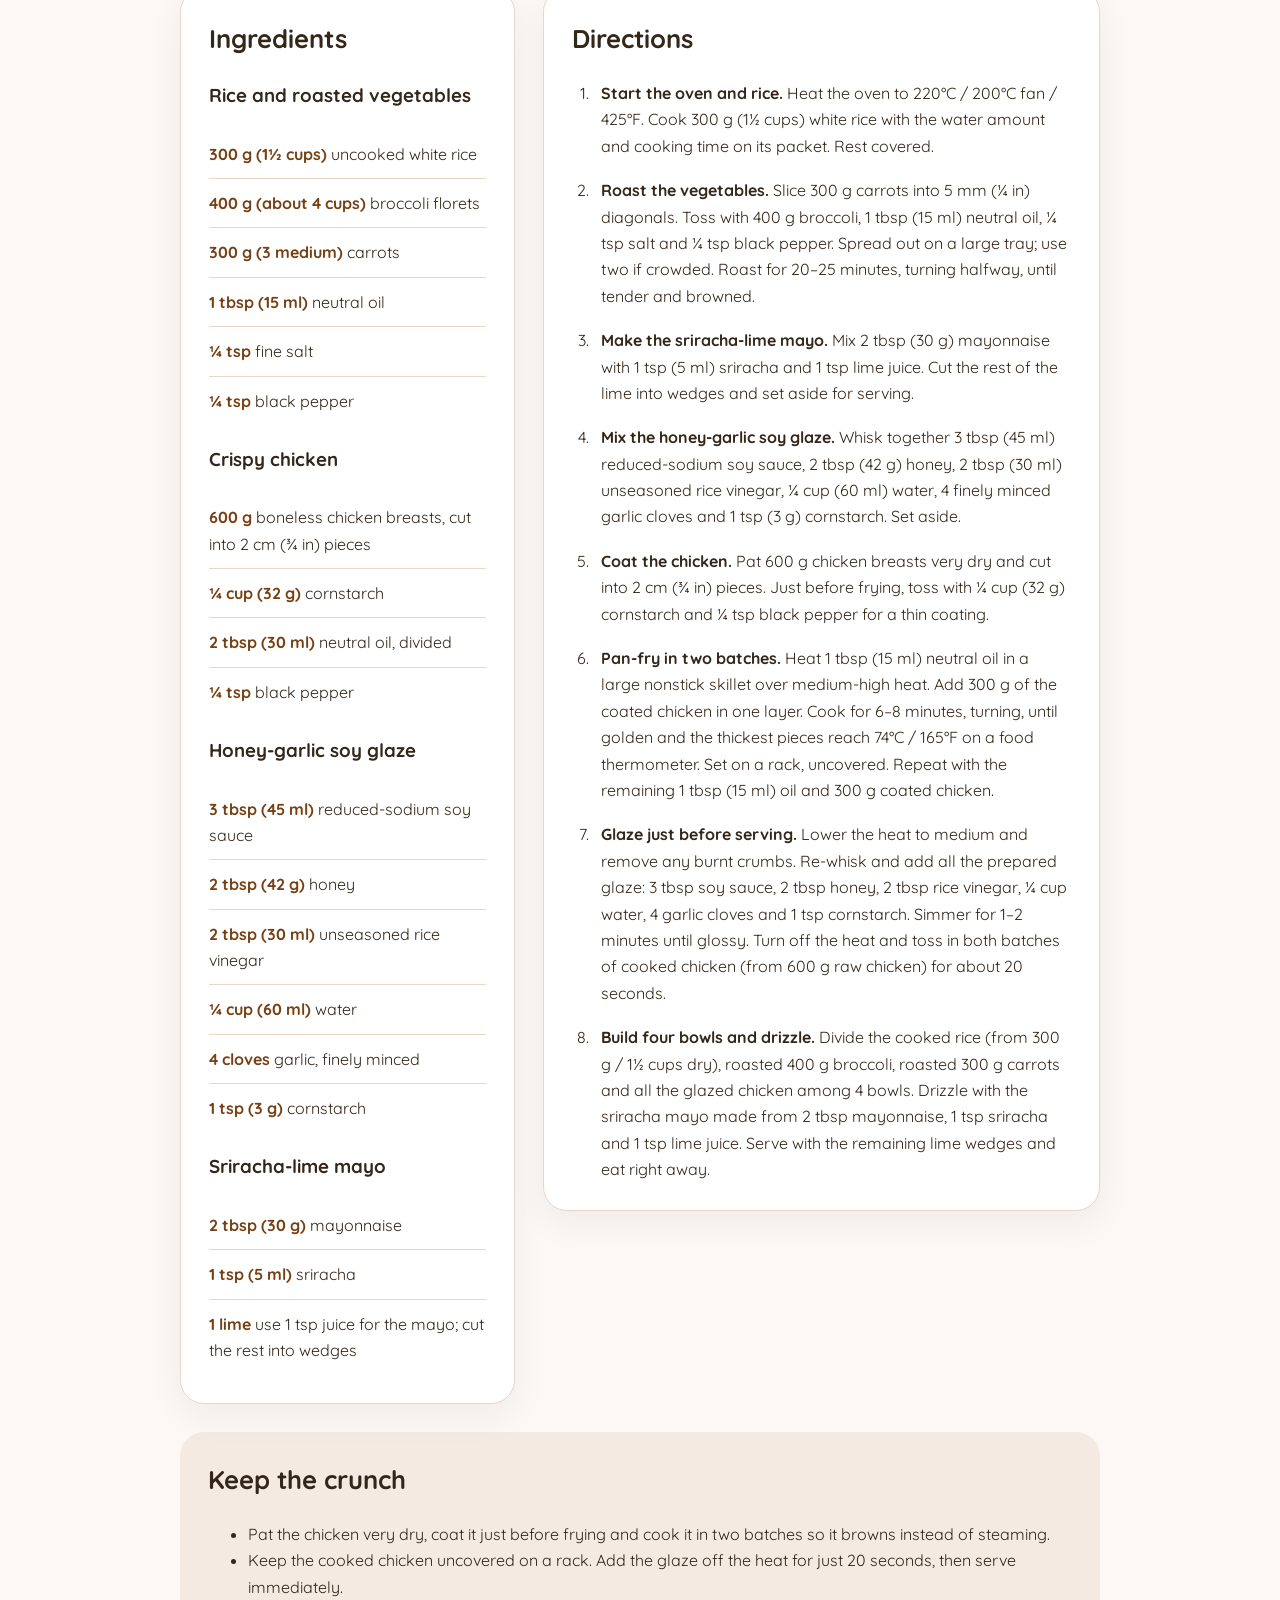
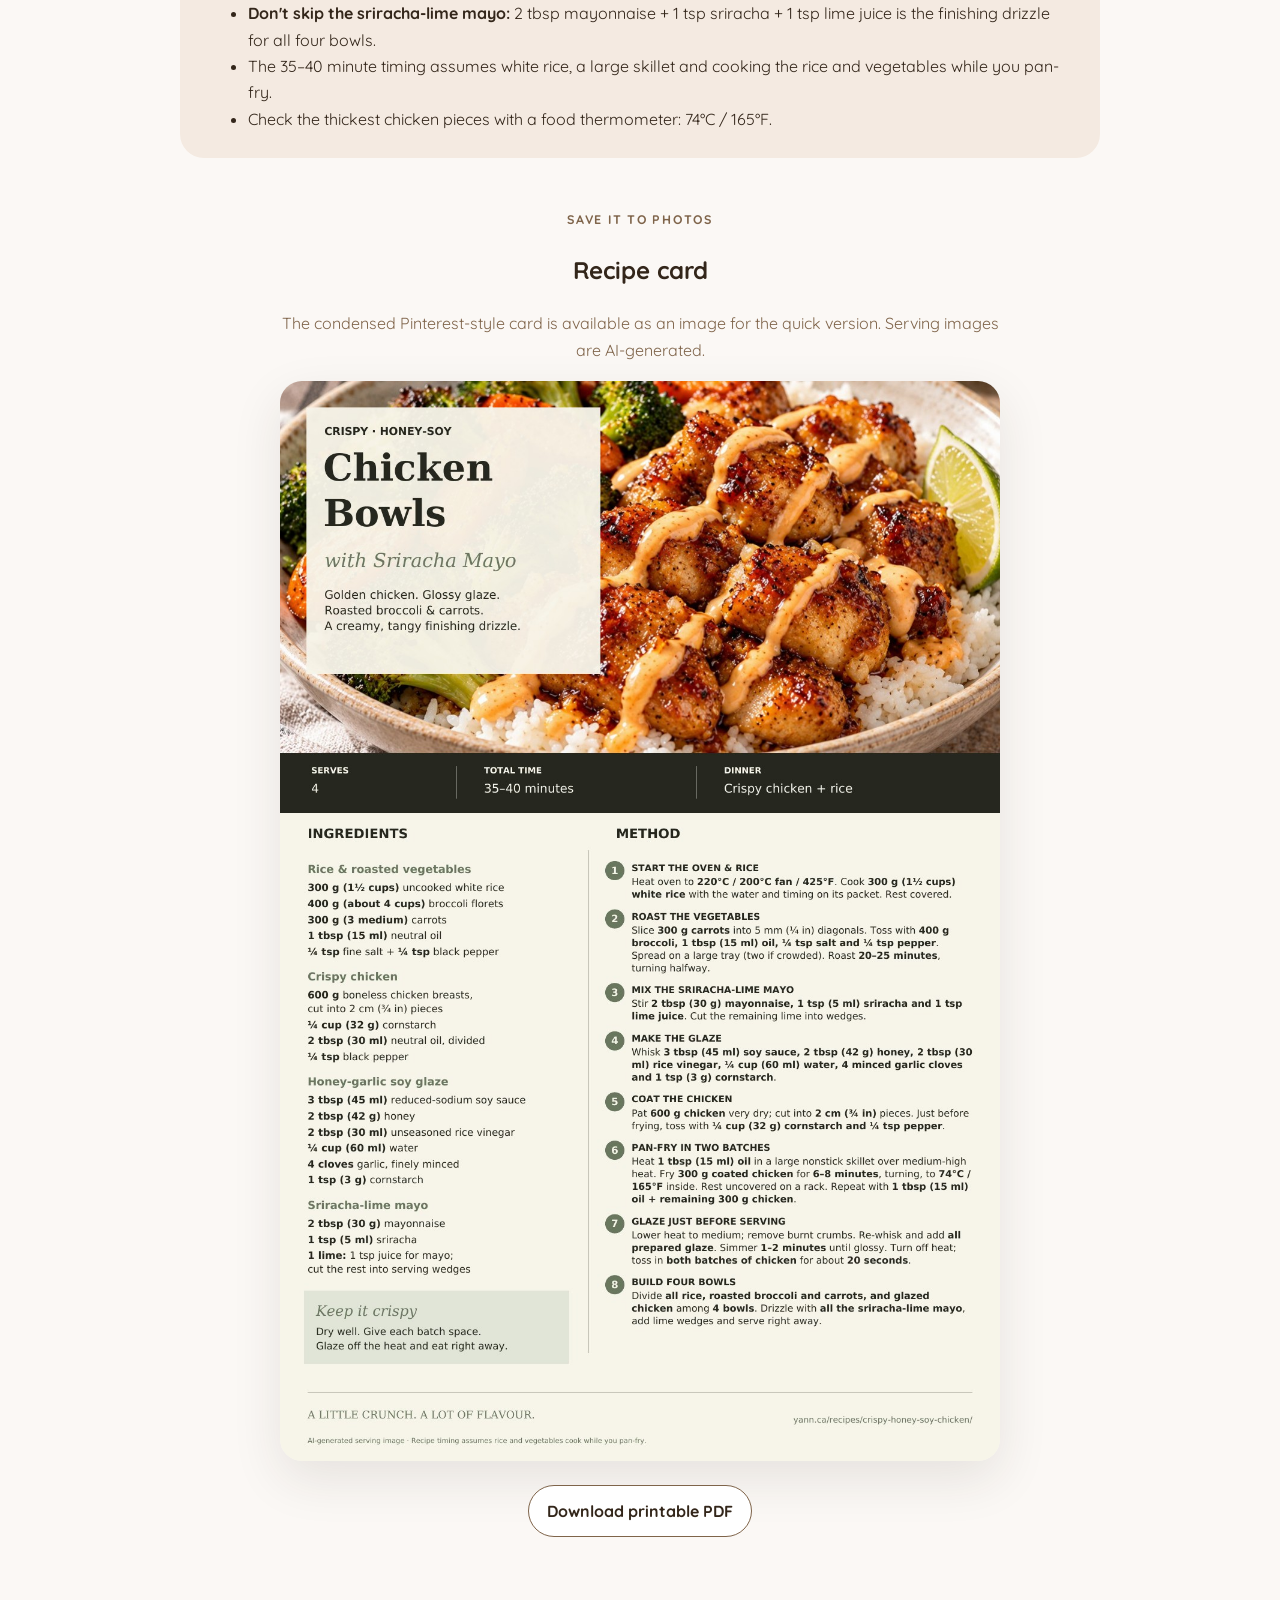
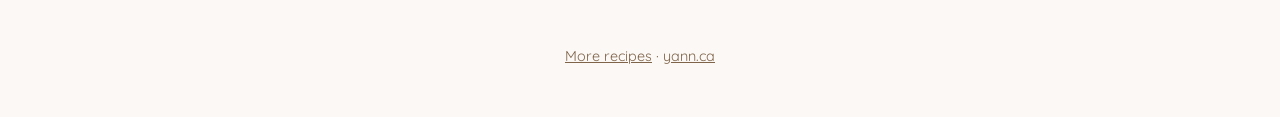
<file: recipes/crispy-honey-soy-chicken/index.html>
<!DOCTYPE html>
<html lang="en">
<head>
  <meta charset="UTF-8">
  <meta name="viewport" content="width=device-width, initial-scale=1.0">
  <meta name="description" content="Crispy chicken in a honey-garlic soy glaze, with rice, roasted broccoli and carrots, and a sriracha-lime mayo drizzle.">
  <title>Crispy Honey-Soy Chicken Bowls with Sriracha Mayo — yann.ca</title>
  <link rel="canonical" href="https://yann.ca/recipes/crispy-honey-soy-chicken/">
  <link rel="preconnect" href="https://fonts.googleapis.com">
  <link rel="preconnect" href="https://fonts.gstatic.com" crossorigin>
  <link rel="stylesheet" href="https://fonts.googleapis.com/css2?family=Quicksand:wght@400;500;600;700&display=swap">
  <link rel="stylesheet" href="/recipes/recipes.css">
  <style>
/* Recipe-specific detail-page theme. Do not apply to the archive. */
body[data-recipe-theme="crispy-honey-soy-chicken"] {
  --bg: #fbf8f5;
  --surface: #ffffff;
  --text: #33261a;
  --muted: #7f644a;
  --accent: #a0561b;
  --accent-dark: #764014;
  --accent-soft: #f4eae1;
  --line: #e9d6c6;
  --green: #a0561b;
  --control-line: #7f644a;
  --focus: #764014;
}
body[data-recipe-theme="crispy-honey-soy-chicken"] :is(.view-switcher, .step-ingredients, .notes) { background: var(--accent-soft); }
body[data-recipe-theme="crispy-honey-soy-chicken"] .rating { color: var(--accent-dark); }
body[data-recipe-theme="crispy-honey-soy-chicken"] .button.secondary { border-color: var(--control-line); }
body[data-recipe-theme="crispy-honey-soy-chicken"] .view-switcher button.active { box-shadow: inset 0 0 0 2px var(--accent); }
body[data-recipe-theme="crispy-honey-soy-chicken"] :is(a, button):focus-visible { outline: 3px solid var(--focus); outline-offset: 3px; }
body[data-recipe-theme="crispy-honey-soy-chicken"] :is(.recipe-hero img, .card-preview img) { height: auto; }
  </style>
  <script type="application/ld+json">
{
  "@context": "https://schema.org",
  "@type": "Recipe",
  "name": "Crispy Honey-Soy Chicken Bowls with Sriracha Mayo",
  "datePublished": "2026-10-08",
  "description": "Crispy chicken in a honey-garlic soy glaze, with rice, roasted broccoli and carrots, and a sriracha-lime mayo drizzle.",
  "image": "https://yann.ca/recipes/images/crispy-honey-soy-chicken-hero.jpg",
  "totalTime": "PT40M",
  "recipeYield": "4 servings",
  "recipeCategory": "Dinner",
  "keywords": "Chicken, Dinner, Crispy, Sriracha Mayo",
  "recipeIngredient": [
    "300 g (1½ cups) uncooked white rice",
    "400 g (about 4 cups) broccoli florets",
    "300 g (3 medium) carrots",
    "1 tbsp (15 ml) neutral oil",
    "¼ tsp fine salt",
    "¼ tsp black pepper",
    "600 g boneless chicken breasts, cut into 2 cm (¾ in) pieces",
    "¼ cup (32 g) cornstarch",
    "2 tbsp (30 ml) neutral oil, divided",
    "¼ tsp black pepper",
    "3 tbsp (45 ml) reduced-sodium soy sauce",
    "2 tbsp (42 g) honey",
    "2 tbsp (30 ml) unseasoned rice vinegar",
    "¼ cup (60 ml) water",
    "4 cloves garlic, finely minced",
    "1 tsp (3 g) cornstarch",
    "2 tbsp (30 g) mayonnaise",
    "1 tsp (5 ml) sriracha",
    "1 lime use 1 tsp juice for the mayo; cut the rest into wedges"
  ],
  "recipeInstructions": [
    {
      "@type": "HowToStep",
      "name": "Start the oven and rice",
      "text": "Heat the oven to 220°C / 200°C fan / 425°F. Cook 300 g (1½ cups) white rice with the water amount and cooking time on its packet. Rest covered."
    },
    {
      "@type": "HowToStep",
      "name": "Roast the vegetables",
      "text": "Slice 300 g carrots into 5 mm (¼ in) diagonals. Toss with 400 g broccoli, 1 tbsp (15 ml) neutral oil, ¼ tsp salt and ¼ tsp black pepper. Spread out on a large tray; use two if crowded. Roast for 20–25 minutes, turning halfway, until tender and browned."
    },
    {
      "@type": "HowToStep",
      "name": "Make the sriracha-lime mayo",
      "text": "Mix 2 tbsp (30 g) mayonnaise with 1 tsp (5 ml) sriracha and 1 tsp lime juice. Cut the rest of the lime into wedges and set aside for serving."
    },
    {
      "@type": "HowToStep",
      "name": "Mix the honey-garlic soy glaze",
      "text": "Whisk together 3 tbsp (45 ml) reduced-sodium soy sauce, 2 tbsp (42 g) honey, 2 tbsp (30 ml) unseasoned rice vinegar, ¼ cup (60 ml) water, 4 finely minced garlic cloves and 1 tsp (3 g) cornstarch. Set aside."
    },
    {
      "@type": "HowToStep",
      "name": "Coat the chicken",
      "text": "Pat 600 g chicken breasts very dry and cut into 2 cm (¾ in) pieces. Just before frying, toss with ¼ cup (32 g) cornstarch and ¼ tsp black pepper for a thin coating."
    },
    {
      "@type": "HowToStep",
      "name": "Pan-fry in two batches",
      "text": "Heat 1 tbsp (15 ml) neutral oil in a large nonstick skillet over medium-high heat. Add 300 g of the coated chicken in one layer. Cook for 6–8 minutes, turning, until golden and the thickest pieces reach 74°C / 165°F on a food thermometer. Set on a rack, uncovered. Repeat with the remaining 1 tbsp (15 ml) oil and 300 g coated chicken."
    },
    {
      "@type": "HowToStep",
      "name": "Glaze just before serving",
      "text": "Lower the heat to medium and remove any burnt crumbs. Re-whisk and add all the prepared glaze: 3 tbsp soy sauce, 2 tbsp honey, 2 tbsp rice vinegar, ¼ cup water, 4 garlic cloves and 1 tsp cornstarch. Simmer for 1–2 minutes until glossy. Turn off the heat and toss in both batches of cooked chicken (from 600 g raw chicken) for about 20 seconds."
    },
    {
      "@type": "HowToStep",
      "name": "Build four bowls and drizzle",
      "text": "Divide the cooked rice (from 300 g / 1½ cups dry), roasted 400 g broccoli, roasted 300 g carrots and all the glazed chicken among 4 bowls. Drizzle with the sriracha mayo made from 2 tbsp mayonnaise, 1 tsp sriracha and 1 tsp lime juice. Serve with the remaining lime wedges and eat right away."
    }
  ]
}
  </script>
</head>
<body data-recipe-theme="crispy-honey-soy-chicken">
  <header class="site-bar">
    <a class="site-name" href="/">yann.ca</a>
    <a class="back-link" href="/recipes/">← All recipes</a>
  </header>

  <main class="recipe-shell">
    <div class="recipe-hero">
      <img src="/recipes/images/crispy-honey-soy-chicken-hero.jpg" alt="AI-generated serving image of crispy honey-soy chicken over rice with roasted broccoli, carrots and sriracha-lime mayo" width="1200" height="900">
    </div>

    <section class="recipe-header">
      <p class="eyebrow">Crispy chicken bowls · October 8, 2026</p>
      <h1 class="recipe-title">Crispy Honey-Soy Chicken Bowls with Sriracha Mayo</h1>
      <p class="recipe-deck">Golden, crispy chicken tossed in a glossy honey-garlic soy glaze, served over rice with roasted broccoli and carrots. The finishing touch is the <strong>sriracha-lime mayo</strong>: creamy, tangy and just spicy enough.</p>
      <div class="rating" aria-label="Yann's rating: 5 out of 5 stars">Yann's rating: ★★★★★</div>
      <div class="meta-row">
        <span class="meta-pill">Total: 35–40 min</span>
        <span class="meta-pill">Serves: 4</span>
        <span class="meta-pill">Difficulty: Easy</span>
      </div>
      <div class="tag-list" style="justify-content:center;">
        <span class="tag">Chicken</span>
        <span class="tag">Dinner</span>
        <span class="tag">Crispy</span>
        <span class="tag">Sriracha Mayo</span>
      </div>
      <div class="action-row">
        <a class="button" href="/recipes/images/crispy-honey-soy-chicken-card.jpg" download>Download recipe card</a>
        <a class="button secondary" href="/recipes/images/crispy-honey-soy-chicken-card.jpg" target="_blank" rel="noopener">View recipe card</a>
        <button class="button secondary" type="button" onclick="window.print()">Print recipe</button>
      </div>
    </section>

    <div class="view-switcher" data-view-switcher aria-label="Recipe view">
      <button class="active" type="button" data-mode="standard" aria-pressed="true">Standard recipe</button>
      <button type="button" data-mode="cook" aria-pressed="false">Cook mode</button>
    </div>

    <section class="recipe-view" data-standard-view>
      <div class="standard-layout">
        <div class="panel">
          <h2>Ingredients</h2>
          <h3>Rice and roasted vegetables</h3>
          <ul class="ingredients">
            <li><strong>300 g (1½ cups)</strong> uncooked white rice</li>
            <li><strong>400 g (about 4 cups)</strong> broccoli florets</li>
            <li><strong>300 g (3 medium)</strong> carrots</li>
            <li><strong>1 tbsp (15 ml)</strong> neutral oil</li>
            <li><strong>¼ tsp</strong> fine salt</li>
            <li><strong>¼ tsp</strong> black pepper</li>
          </ul>
          <h3>Crispy chicken</h3>
          <ul class="ingredients">
            <li><strong>600 g</strong> boneless chicken breasts, cut into 2 cm (¾ in) pieces</li>
            <li><strong>¼ cup (32 g)</strong> cornstarch</li>
            <li><strong>2 tbsp (30 ml)</strong> neutral oil, divided</li>
            <li><strong>¼ tsp</strong> black pepper</li>
          </ul>
          <h3>Honey-garlic soy glaze</h3>
          <ul class="ingredients">
            <li><strong>3 tbsp (45 ml)</strong> reduced-sodium soy sauce</li>
            <li><strong>2 tbsp (42 g)</strong> honey</li>
            <li><strong>2 tbsp (30 ml)</strong> unseasoned rice vinegar</li>
            <li><strong>¼ cup (60 ml)</strong> water</li>
            <li><strong>4 cloves</strong> garlic, finely minced</li>
            <li><strong>1 tsp (3 g)</strong> cornstarch</li>
          </ul>
          <h3>Sriracha-lime mayo</h3>
          <ul class="ingredients">
            <li><strong>2 tbsp (30 g)</strong> mayonnaise</li>
            <li><strong>1 tsp (5 ml)</strong> sriracha</li>
            <li><strong>1 lime</strong> use 1 tsp juice for the mayo; cut the rest into wedges</li>
          </ul>
        </div>
        <div class="panel">
          <h2>Directions</h2>
          <ol class="method">
            <li><strong>Start the oven and rice.</strong> Heat the oven to 220°C / 200°C fan / 425°F. Cook 300 g (1½ cups) white rice with the water amount and cooking time on its packet. Rest covered.</li>
            <li><strong>Roast the vegetables.</strong> Slice 300 g carrots into 5 mm (¼ in) diagonals. Toss with 400 g broccoli, 1 tbsp (15 ml) neutral oil, ¼ tsp salt and ¼ tsp black pepper. Spread out on a large tray; use two if crowded. Roast for 20–25 minutes, turning halfway, until tender and browned.</li>
            <li><strong>Make the sriracha-lime mayo.</strong> Mix 2 tbsp (30 g) mayonnaise with 1 tsp (5 ml) sriracha and 1 tsp lime juice. Cut the rest of the lime into wedges and set aside for serving.</li>
            <li><strong>Mix the honey-garlic soy glaze.</strong> Whisk together 3 tbsp (45 ml) reduced-sodium soy sauce, 2 tbsp (42 g) honey, 2 tbsp (30 ml) unseasoned rice vinegar, ¼ cup (60 ml) water, 4 finely minced garlic cloves and 1 tsp (3 g) cornstarch. Set aside.</li>
            <li><strong>Coat the chicken.</strong> Pat 600 g chicken breasts very dry and cut into 2 cm (¾ in) pieces. Just before frying, toss with ¼ cup (32 g) cornstarch and ¼ tsp black pepper for a thin coating.</li>
            <li><strong>Pan-fry in two batches.</strong> Heat 1 tbsp (15 ml) neutral oil in a large nonstick skillet over medium-high heat. Add 300 g of the coated chicken in one layer. Cook for 6–8 minutes, turning, until golden and the thickest pieces reach 74°C / 165°F on a food thermometer. Set on a rack, uncovered. Repeat with the remaining 1 tbsp (15 ml) oil and 300 g coated chicken.</li>
            <li><strong>Glaze just before serving.</strong> Lower the heat to medium and remove any burnt crumbs. Re-whisk and add all the prepared glaze: 3 tbsp soy sauce, 2 tbsp honey, 2 tbsp rice vinegar, ¼ cup water, 4 garlic cloves and 1 tsp cornstarch. Simmer for 1–2 minutes until glossy. Turn off the heat and toss in both batches of cooked chicken (from 600 g raw chicken) for about 20 seconds.</li>
            <li><strong>Build four bowls and drizzle.</strong> Divide the cooked rice (from 300 g / 1½ cups dry), roasted 400 g broccoli, roasted 300 g carrots and all the glazed chicken among 4 bowls. Drizzle with the sriracha mayo made from 2 tbsp mayonnaise, 1 tsp sriracha and 1 tsp lime juice. Serve with the remaining lime wedges and eat right away.</li>
          </ol>
        </div>
      </div>
    </section>

    <section class="recipe-view hidden" data-cook-view>
      <p class="cook-intro">The quantities are right here in every step. Start the rice and vegetables first, mix the sriracha mayo while they cook, and glaze the chicken only when everyone is ready to eat.</p>
      <div class="cook-steps">
        <article class="cook-step">
          <div class="step-number">1</div>
          <h3>Start the oven and rice</h3>
          <p>Heat the oven to 220°C / 200°C fan / 425°F. Cook 300 g (1½ cups) white rice with the water amount and cooking time on its packet. Rest covered.</p>
          <div class="step-ingredients">
            <div class="step-ingredients-label">Use now</div>
            <ul>
              <li><strong>300 g (1½ cups) uncooked white rice</strong></li>
              <li><strong>Water as directed on the rice packet</strong></li>
            </ul>
          </div>
        </article>

        <article class="cook-step">
          <div class="step-number">2</div>
          <h3>Roast the vegetables</h3>
          <p>Slice 300 g carrots into 5 mm (¼ in) diagonals. Toss with 400 g broccoli, 1 tbsp (15 ml) neutral oil, ¼ tsp salt and ¼ tsp black pepper. Spread out on a large tray; use two if crowded. Roast for 20–25 minutes, turning halfway, until tender and browned.</p>
          <div class="step-ingredients">
            <div class="step-ingredients-label">Use now</div>
            <ul>
              <li><strong>300 g carrots</strong></li>
              <li><strong>400 g broccoli florets</strong></li>
              <li><strong>1 tbsp (15 ml) neutral oil</strong></li>
              <li><strong>¼ tsp fine salt</strong></li>
              <li><strong>¼ tsp black pepper</strong></li>
            </ul>
          </div>
        </article>

        <article class="cook-step">
          <div class="step-number">3</div>
          <h3>Make the sriracha-lime mayo</h3>
          <p>Mix 2 tbsp (30 g) mayonnaise with 1 tsp (5 ml) sriracha and 1 tsp lime juice. Cut the rest of the lime into wedges and set aside for serving.</p>
          <div class="step-ingredients">
            <div class="step-ingredients-label">Use now</div>
            <ul>
              <li><strong>2 tbsp (30 g) mayonnaise</strong></li>
              <li><strong>1 tsp (5 ml) sriracha</strong></li>
              <li><strong>1 lime: 1 tsp juice now, the rest in wedges</strong></li>
            </ul>
          </div>
        </article>

        <article class="cook-step">
          <div class="step-number">4</div>
          <h3>Mix the honey-garlic soy glaze</h3>
          <p>Whisk together 3 tbsp (45 ml) reduced-sodium soy sauce, 2 tbsp (42 g) honey, 2 tbsp (30 ml) unseasoned rice vinegar, ¼ cup (60 ml) water, 4 finely minced garlic cloves and 1 tsp (3 g) cornstarch. Set aside.</p>
          <div class="step-ingredients">
            <div class="step-ingredients-label">Use now</div>
            <ul>
              <li><strong>3 tbsp (45 ml) reduced-sodium soy sauce</strong></li>
              <li><strong>2 tbsp (42 g) honey</strong></li>
              <li><strong>2 tbsp (30 ml) unseasoned rice vinegar</strong></li>
              <li><strong>¼ cup (60 ml) water</strong></li>
              <li><strong>4 garlic cloves, finely minced</strong></li>
              <li><strong>1 tsp (3 g) cornstarch</strong></li>
            </ul>
          </div>
        </article>

        <article class="cook-step">
          <div class="step-number">5</div>
          <h3>Coat the chicken</h3>
          <p>Pat 600 g chicken breasts very dry and cut into 2 cm (¾ in) pieces. Just before frying, toss with ¼ cup (32 g) cornstarch and ¼ tsp black pepper for a thin coating.</p>
          <div class="step-ingredients">
            <div class="step-ingredients-label">Use now</div>
            <ul>
              <li><strong>600 g boneless chicken breasts</strong></li>
              <li><strong>¼ cup (32 g) cornstarch</strong></li>
              <li><strong>¼ tsp black pepper</strong></li>
            </ul>
          </div>
        </article>

        <article class="cook-step">
          <div class="step-number">6</div>
          <h3>Pan-fry in two batches</h3>
          <p>Heat 1 tbsp (15 ml) neutral oil in a large nonstick skillet over medium-high heat. Add 300 g of the coated chicken in one layer. Cook for 6–8 minutes, turning, until golden and the thickest pieces reach 74°C / 165°F on a food thermometer. Set on a rack, uncovered. Repeat with the remaining 1 tbsp (15 ml) oil and 300 g coated chicken.</p>
          <div class="step-ingredients">
            <div class="step-ingredients-label">Use now</div>
            <ul>
              <li><strong>First batch: 300 g coated chicken + 1 tbsp (15 ml) neutral oil</strong></li>
              <li><strong>Second batch: remaining 300 g coated chicken + 1 tbsp (15 ml) neutral oil</strong></li>
            </ul>
          </div>
        </article>

        <article class="cook-step">
          <div class="step-number">7</div>
          <h3>Glaze just before serving</h3>
          <p>Lower the heat to medium and remove any burnt crumbs. Re-whisk and add all the prepared glaze: 3 tbsp soy sauce, 2 tbsp honey, 2 tbsp rice vinegar, ¼ cup water, 4 garlic cloves and 1 tsp cornstarch. Simmer for 1–2 minutes until glossy. Turn off the heat and toss in both batches of cooked chicken (from 600 g raw chicken) for about 20 seconds.</p>
          <div class="step-ingredients">
            <div class="step-ingredients-label">Use now</div>
            <ul>
              <li><strong>All the prepared glaze: 3 tbsp (45 ml) reduced-sodium soy sauce, 2 tbsp (42 g) honey, 2 tbsp (30 ml) rice vinegar, ¼ cup (60 ml) water, 4 garlic cloves and 1 tsp (3 g) cornstarch</strong></li>
              <li><strong>Both batches of cooked chicken, from 600 g raw chicken</strong></li>
            </ul>
          </div>
        </article>

        <article class="cook-step">
          <div class="step-number">8</div>
          <h3>Build four bowls and drizzle</h3>
          <p>Divide the cooked rice (from 300 g / 1½ cups dry), roasted 400 g broccoli, roasted 300 g carrots and all the glazed chicken among 4 bowls. Drizzle with the sriracha mayo made from 2 tbsp mayonnaise, 1 tsp sriracha and 1 tsp lime juice. Serve with the remaining lime wedges and eat right away.</p>
          <div class="step-ingredients">
            <div class="step-ingredients-label">Use now</div>
            <ul>
              <li><strong>All cooked rice, from 300 g (1½ cups) dry</strong></li>
              <li><strong>All roasted vegetables: 400 g broccoli + 300 g carrots</strong></li>
              <li><strong>All glazed chicken, from 600 g raw chicken</strong></li>
              <li><strong>All sriracha mayo: 2 tbsp mayonnaise + 1 tsp sriracha + 1 tsp lime juice</strong></li>
              <li><strong>Remaining lime wedges</strong></li>
            </ul>
          </div>
        </article>
      </div>
    </section>

    <section class="notes">
      <h2>Keep the crunch</h2>
      <ul>
        <li>Pat the chicken very dry, coat it just before frying and cook it in two batches so it browns instead of steaming.</li>
        <li>Keep the cooked chicken uncovered on a rack. Add the glaze off the heat for just 20 seconds, then serve immediately.</li>
        <li><strong>Don't skip the sriracha-lime mayo:</strong> 2 tbsp mayonnaise + 1 tsp sriracha + 1 tsp lime juice is the finishing drizzle for all four bowls.</li>
        <li>The 35–40 minute timing assumes white rice, a large skillet and cooking the rice and vegetables while you pan-fry.</li>
        <li>Check the thickest chicken pieces with a food thermometer: 74°C / 165°F.</li>
      </ul>
    </section>

    <section class="card-preview">
      <p class="eyebrow">Save it to Photos</p>
      <h2>Recipe card</h2>
      <p>The condensed Pinterest-style card is available as an image for the quick version. Serving images are AI-generated.</p>
      <a href="/recipes/images/crispy-honey-soy-chicken-card.jpg" download>
        <img src="/recipes/images/crispy-honey-soy-chicken-card.jpg" alt="Downloadable Crispy Honey-Soy Chicken Bowls with Sriracha Mayo recipe card" loading="lazy" width="1200" height="1800">
      </a>
      <div class="action-row">
        <a class="button secondary" href="/recipes/crispy-honey-soy-chicken/crispy-honey-soy-chicken-recipe.pdf" download>Download printable PDF</a>
      </div>
    </section>
  </main>

  <footer class="footer"><a href="/recipes/">More recipes</a> · <a href="/">yann.ca</a></footer>
  <script src="/recipes/recipes.js"></script>
</body>
</html>
</file>
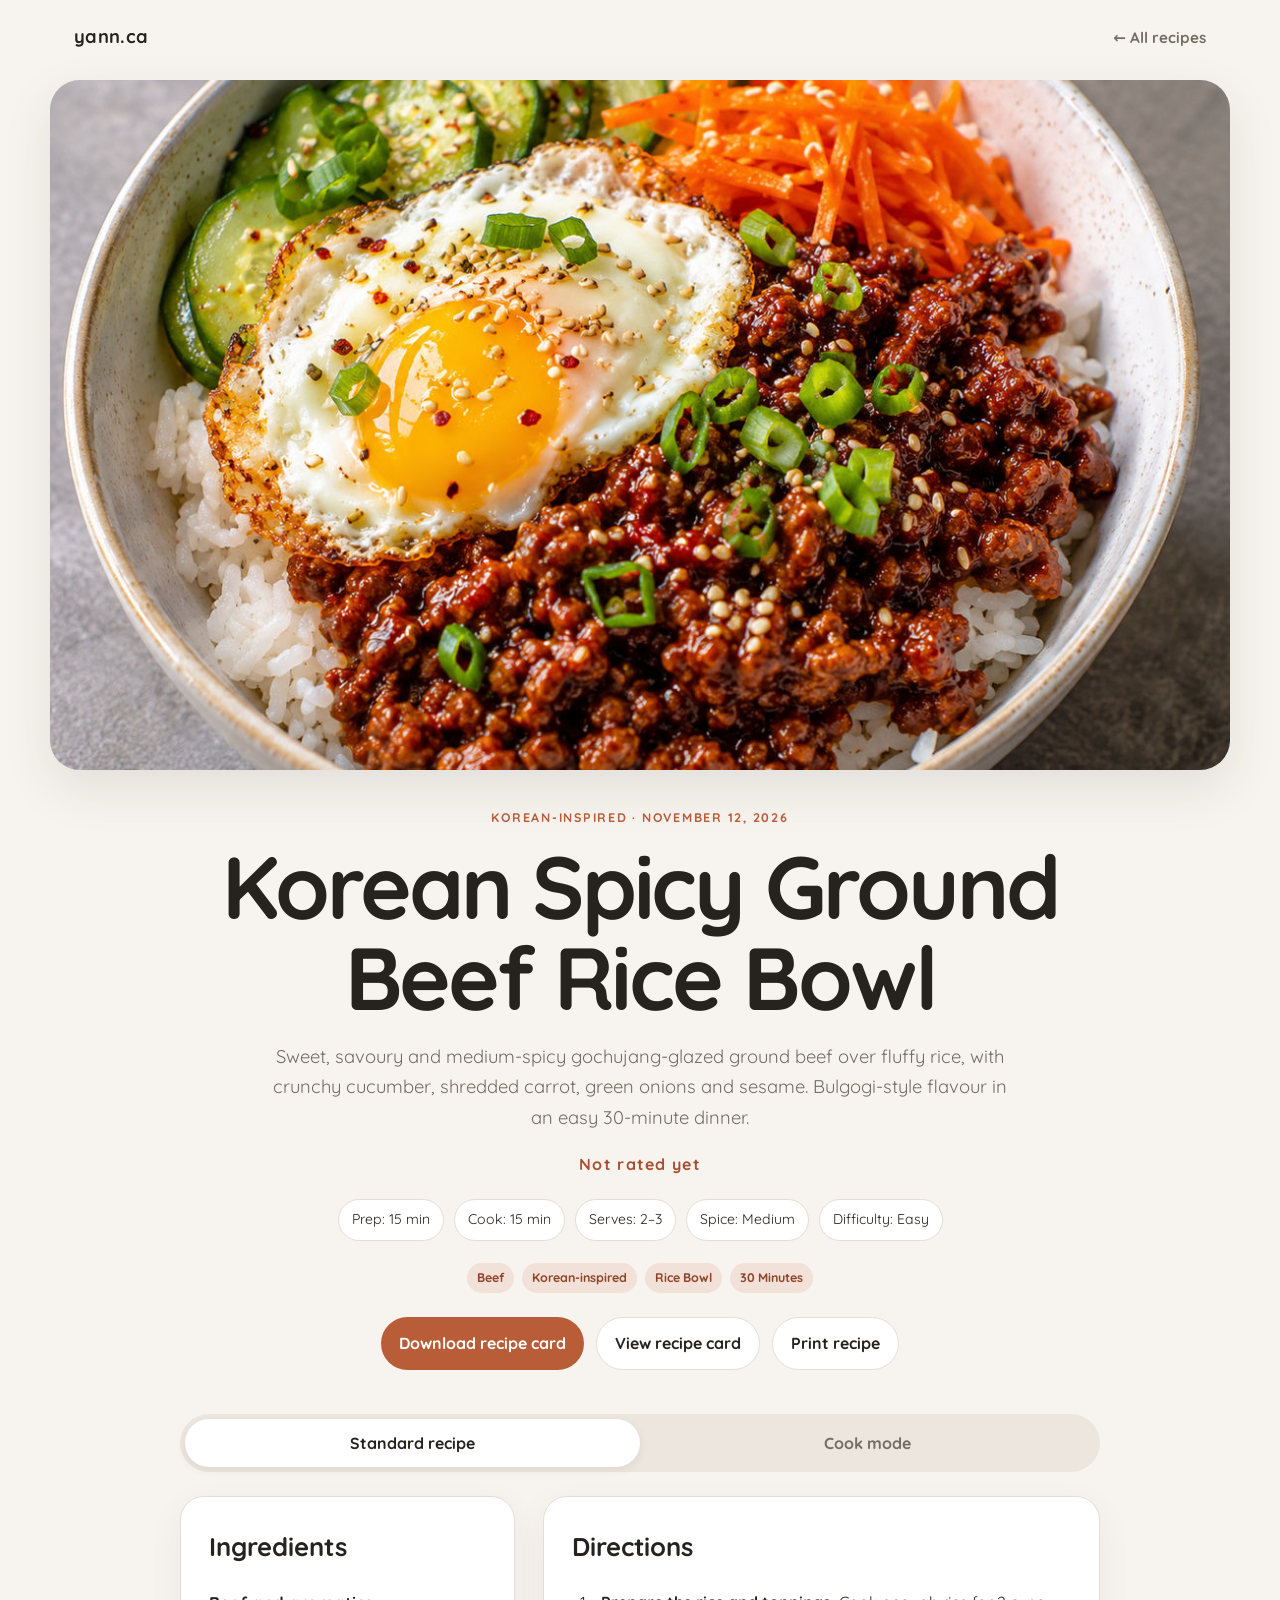
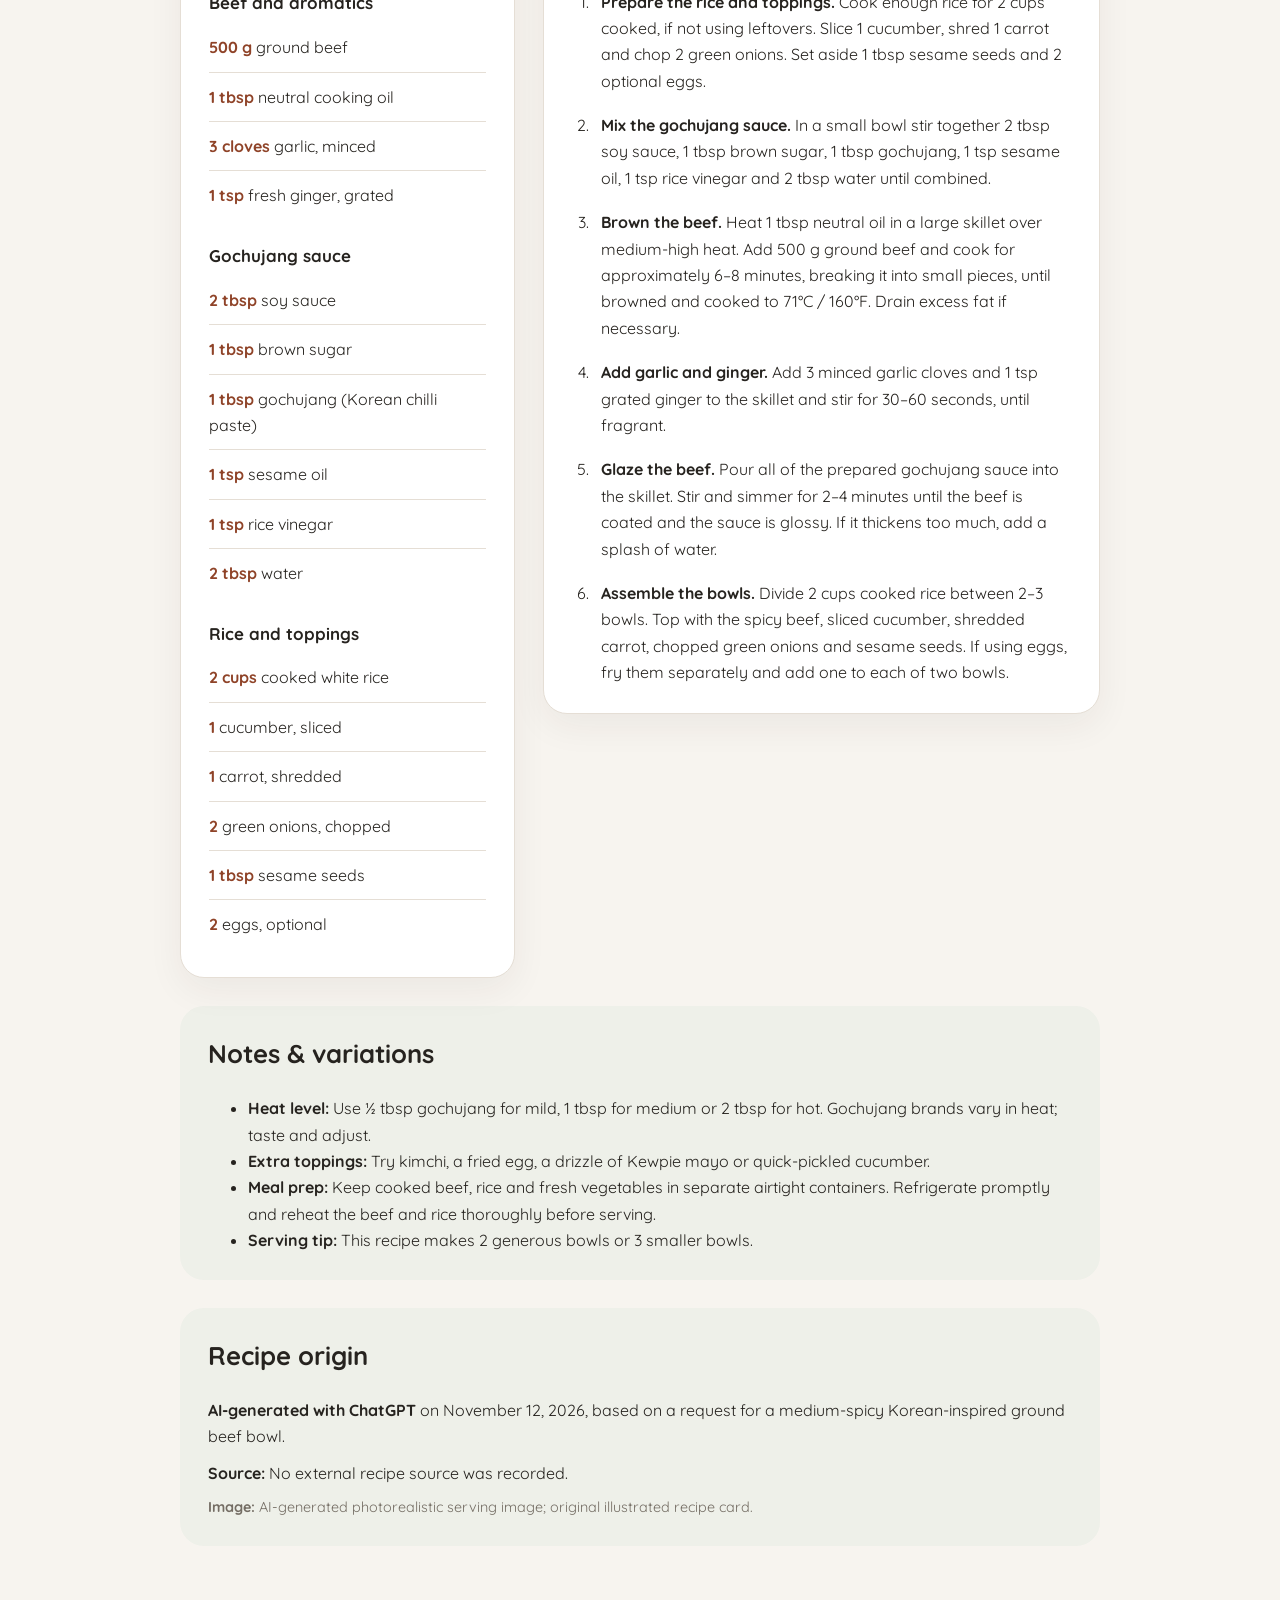
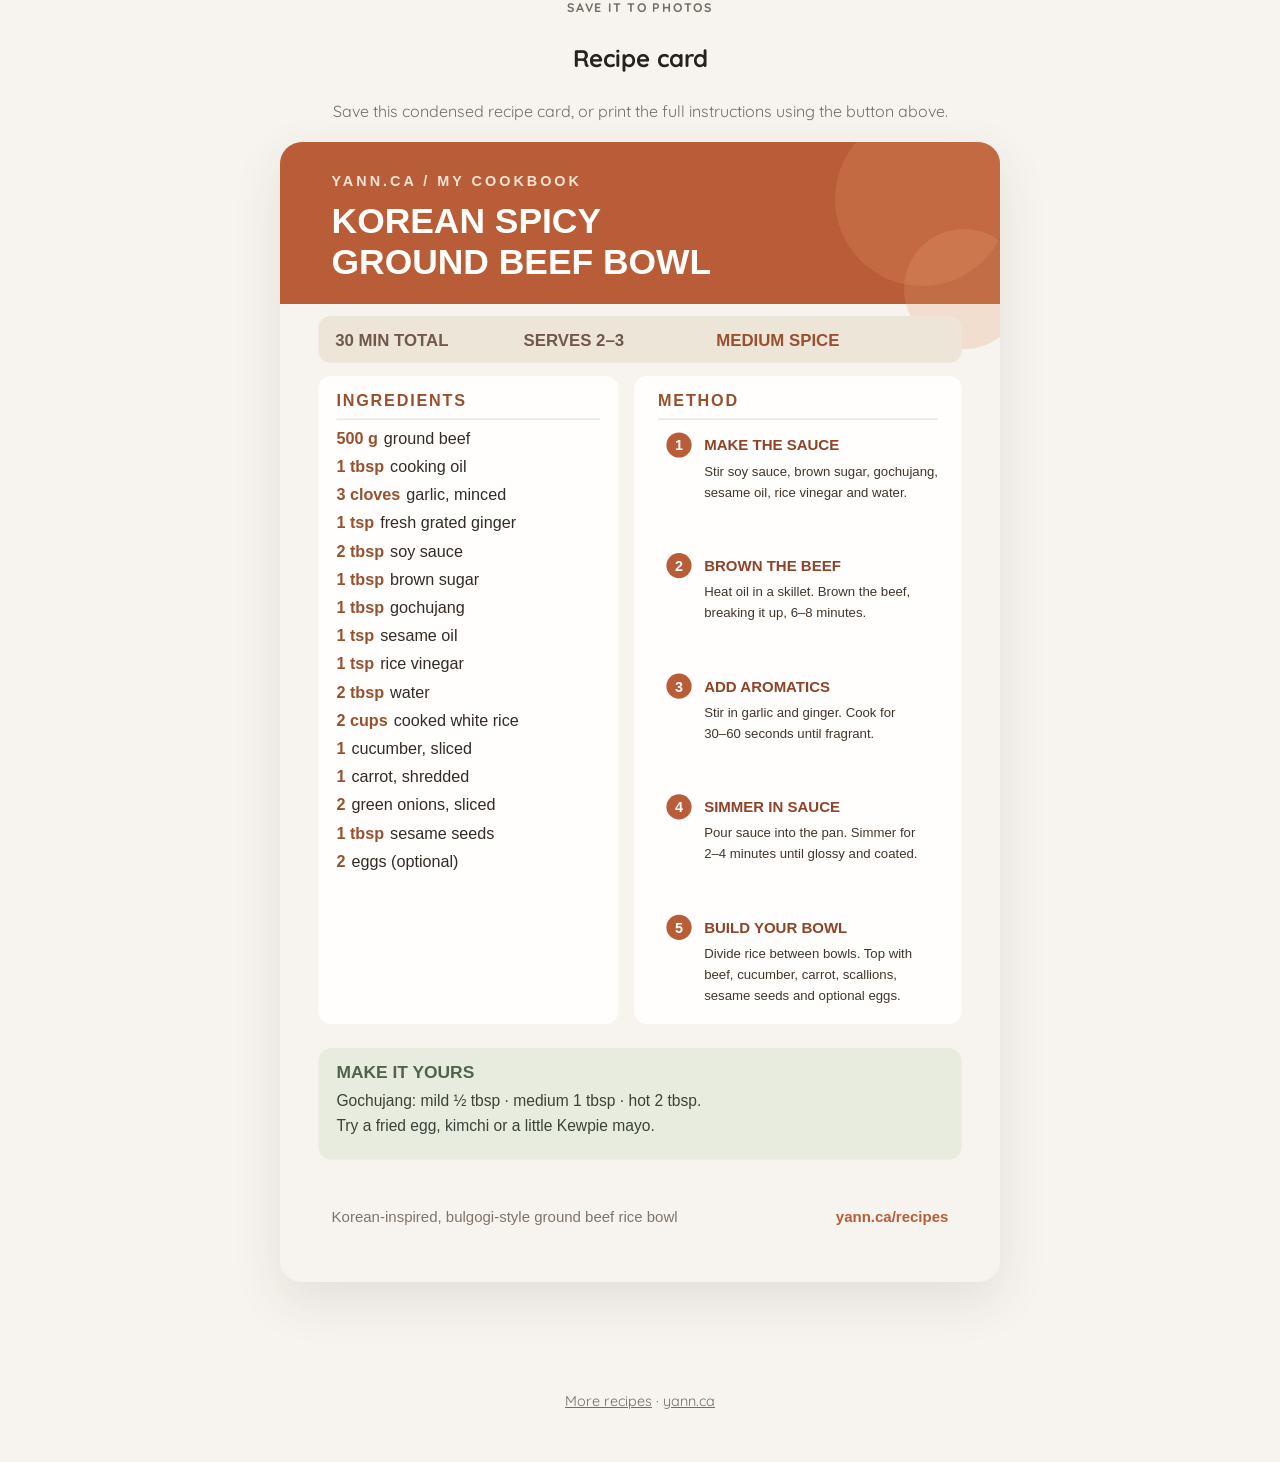
<file: recipes/korean-spicy-ground-beef-rice-bowl/index.html>
<!DOCTYPE html>
<html lang="en">
<head>
  <meta charset="UTF-8">
  <meta name="viewport" content="width=device-width, initial-scale=1.0">
  <meta name="description" content="Korean-inspired ground beef rice bowls glazed with medium-spicy gochujang sauce, cucumber, carrots, sesame and optional fried egg. Ready in 30 minutes.">
  <meta property="og:type" content="article">
  <meta property="og:title" content="Korean Spicy Ground Beef Rice Bowl — yann.ca">
  <meta property="og:description" content="A sweet, savoury, medium-spicy ground beef bowl over rice. Ready in 30 minutes.">
  <meta property="og:image" content="https://yann.ca/recipes/images/korean-spicy-ground-beef-rice-bowl-hero.jpg">
  <title>Korean Spicy Ground Beef Rice Bowl — yann.ca</title>
  <link rel="preconnect" href="https://fonts.googleapis.com">
  <link rel="preconnect" href="https://fonts.gstatic.com" crossorigin>
  <link rel="stylesheet" href="https://fonts.googleapis.com/css2?family=Quicksand:wght@400;500;600;700&amp;display=swap">
  <link rel="stylesheet" href="/recipes/recipes.css?v=20261011">
  <script type="application/ld+json">
{
  "@context": "https://schema.org",
  "@type": "Recipe",
  "name": "Korean Spicy Ground Beef Rice Bowl (Bulgogi-Style)",
  "datePublished": "2026-11-12",
  "description": "Sweet, savoury and medium-spicy Korean-inspired ground beef glazed with gochujang, served over rice with cucumber, carrots and sesame.",
  "image": "https://yann.ca/recipes/images/korean-spicy-ground-beef-rice-bowl-hero.jpg",
  "author": {
    "@type": "Person",
    "name": "Yann Saint-Laurent"
  },
  "prepTime": "PT15M",
  "cookTime": "PT15M",
  "totalTime": "PT30M",
  "recipeYield": "2–3 servings",
  "recipeCategory": "Dinner",
  "recipeCuisine": "Korean-inspired",
  "keywords": "ground beef, Korean rice bowl, gochujang, bulgogi-style, medium spicy",
  "recipeIngredient": [
    "500 g ground beef",
    "1 tbsp neutral cooking oil",
    "3 cloves garlic, minced",
    "1 tsp fresh ginger, grated",
    "2 tbsp soy sauce",
    "1 tbsp brown sugar",
    "1 tbsp gochujang (Korean chilli paste)",
    "1 tsp sesame oil",
    "1 tsp rice vinegar",
    "2 tbsp water",
    "2 cups cooked white rice",
    "1 cucumber, sliced",
    "1 carrot, shredded",
    "2 green onions, chopped",
    "1 tbsp sesame seeds",
    "2 eggs, optional"
  ],
  "recipeInstructions": [
    {
      "@type": "HowToStep",
      "name": "Prepare the rice and toppings",
      "text": "Cook enough rice for 2 cups cooked, if not using leftovers. Slice 1 cucumber, shred 1 carrot and chop 2 green onions. Set aside 1 tbsp sesame seeds and 2 optional eggs."
    },
    {
      "@type": "HowToStep",
      "name": "Mix the gochujang sauce",
      "text": "In a small bowl stir together 2 tbsp soy sauce, 1 tbsp brown sugar, 1 tbsp gochujang, 1 tsp sesame oil, 1 tsp rice vinegar and 2 tbsp water until combined."
    },
    {
      "@type": "HowToStep",
      "name": "Brown the beef",
      "text": "Heat 1 tbsp neutral oil in a large skillet over medium-high heat. Add 500 g ground beef and cook for approximately 6–8 minutes, breaking it into small pieces, until browned and cooked to 71°C / 160°F. Drain excess fat if necessary."
    },
    {
      "@type": "HowToStep",
      "name": "Add garlic and ginger",
      "text": "Add 3 minced garlic cloves and 1 tsp grated ginger to the skillet and stir for 30–60 seconds, until fragrant."
    },
    {
      "@type": "HowToStep",
      "name": "Glaze the beef",
      "text": "Pour all of the prepared gochujang sauce into the skillet. Stir and simmer for 2–4 minutes until the beef is coated and the sauce is glossy. If it thickens too much, add a splash of water."
    },
    {
      "@type": "HowToStep",
      "name": "Assemble the bowls",
      "text": "Divide 2 cups cooked rice between 2–3 bowls. Top with the spicy beef, sliced cucumber, shredded carrot, chopped green onions and sesame seeds. If using eggs, fry them separately and add one to each of two bowls."
    }
  ]
}
  </script>
</head>
<body>
  <header class="site-bar">
    <a class="site-name" href="/">yann.ca</a>
    <a class="back-link" href="/recipes/">← All recipes</a>
  </header>

  <main class="recipe-shell">
    <div class="recipe-hero">
      <img src="/recipes/images/korean-spicy-ground-beef-rice-bowl-hero.jpg" alt="Illustration of a Korean-inspired ground beef bowl with rice, cucumber, carrots, egg, scallions and sesame seeds">
    </div>

    <section class="recipe-header">
      <p class="eyebrow">Korean-inspired · November 12, 2026</p>
      <h1 class="recipe-title">Korean Spicy Ground Beef Rice Bowl</h1>
      <p class="recipe-deck">Sweet, savoury and medium-spicy gochujang-glazed ground beef over fluffy rice, with crunchy cucumber, shredded carrot, green onions and sesame. Bulgogi-style flavour in an easy 30-minute dinner.</p>
      <div class="rating" aria-label="Yann has not rated this recipe yet">Not rated yet</div>
      <div class="meta-row">
        <span class="meta-pill">Prep: 15 min</span>
        <span class="meta-pill">Cook: 15 min</span>
        <span class="meta-pill">Serves: 2–3</span>
        <span class="meta-pill">Spice: Medium</span>
        <span class="meta-pill">Difficulty: Easy</span>
      </div>
      <div class="tag-list" style="justify-content:center">
        <span class="tag">Beef</span>
        <span class="tag">Korean-inspired</span>
        <span class="tag">Rice Bowl</span>
        <span class="tag">30 Minutes</span>
      </div>
      <div class="action-row">
        <a class="button" href="/recipes/images/korean-spicy-ground-beef-rice-bowl-card.svg" download>Download recipe card</a>
        <a class="button secondary" href="/recipes/images/korean-spicy-ground-beef-rice-bowl-card.svg" target="_blank" rel="noopener">View recipe card</a>
        <button class="button secondary" type="button" onclick="window.print()">Print recipe</button>
      </div>
    </section>

    <div class="view-switcher" data-view-switcher aria-label="Recipe view">
      <button class="active" type="button" data-mode="standard" aria-pressed="true">Standard recipe</button>
      <button type="button" data-mode="cook" aria-pressed="false">Cook mode</button>
    </div>

    <section class="recipe-view" data-standard-view>
      <div class="standard-layout">
        <div class="panel">
          <h2>Ingredients</h2>
          <h3 style="font-size:1.06rem;margin:22px 0 6px">Beef and aromatics</h3><ul class="ingredients"><li><strong>500 g</strong> ground beef</li><li><strong>1 tbsp</strong> neutral cooking oil</li><li><strong>3 cloves</strong> garlic, minced</li><li><strong>1 tsp</strong> fresh ginger, grated</li></ul><h3 style="font-size:1.06rem;margin:22px 0 6px">Gochujang sauce</h3><ul class="ingredients"><li><strong>2 tbsp</strong> soy sauce</li><li><strong>1 tbsp</strong> brown sugar</li><li><strong>1 tbsp</strong> gochujang (Korean chilli paste)</li><li><strong>1 tsp</strong> sesame oil</li><li><strong>1 tsp</strong> rice vinegar</li><li><strong>2 tbsp</strong> water</li></ul><h3 style="font-size:1.06rem;margin:22px 0 6px">Rice and toppings</h3><ul class="ingredients"><li><strong>2 cups</strong> cooked white rice</li><li><strong>1</strong> cucumber, sliced</li><li><strong>1</strong> carrot, shredded</li><li><strong>2</strong> green onions, chopped</li><li><strong>1 tbsp</strong> sesame seeds</li><li><strong>2</strong> eggs, optional</li></ul>
        </div>
        <div class="panel">
          <h2>Directions</h2>
          <ol class="method">
            <li><strong>Prepare the rice and toppings.</strong> Cook enough rice for 2 cups cooked, if not using leftovers. Slice 1 cucumber, shred 1 carrot and chop 2 green onions. Set aside 1 tbsp sesame seeds and 2 optional eggs.</li>
<li><strong>Mix the gochujang sauce.</strong> In a small bowl stir together 2 tbsp soy sauce, 1 tbsp brown sugar, 1 tbsp gochujang, 1 tsp sesame oil, 1 tsp rice vinegar and 2 tbsp water until combined.</li>
<li><strong>Brown the beef.</strong> Heat 1 tbsp neutral oil in a large skillet over medium-high heat. Add 500 g ground beef and cook for approximately 6–8 minutes, breaking it into small pieces, until browned and cooked to 71°C / 160°F. Drain excess fat if necessary.</li>
<li><strong>Add garlic and ginger.</strong> Add 3 minced garlic cloves and 1 tsp grated ginger to the skillet and stir for 30–60 seconds, until fragrant.</li>
<li><strong>Glaze the beef.</strong> Pour all of the prepared gochujang sauce into the skillet. Stir and simmer for 2–4 minutes until the beef is coated and the sauce is glossy. If it thickens too much, add a splash of water.</li>
<li><strong>Assemble the bowls.</strong> Divide 2 cups cooked rice between 2–3 bowls. Top with the spicy beef, sliced cucumber, shredded carrot, chopped green onions and sesame seeds. If using eggs, fry them separately and add one to each of two bowls.</li>
          </ol>
        </div>
      </div>
    </section>

    <section class="recipe-view hidden" data-cook-view>
      <p class="cook-intro">Cook mode keeps quantities beside the step where you need them — no jumping back and forth to the ingredient list.</p>
      <div class="cook-steps">
      <article class="cook-step"><div class="step-number">1</div><h3>Prepare the rice and toppings</h3><p>Get the bowl toppings ready while the rice cooks.</p><div class="step-ingredients"><div class="step-ingredients-label">Use now</div><ul><li><strong>2 cups</strong> cooked white rice</li><li><strong>1</strong> cucumber, sliced</li><li><strong>1</strong> carrot, shredded</li><li><strong>2</strong> green onions, chopped</li><li><strong>1 tbsp</strong> sesame seeds</li><li><strong>2</strong> eggs, optional</li></ul></div></article>
<article class="cook-step"><div class="step-number">2</div><h3>Mix the gochujang sauce</h3><p>Mix the sweet, savoury, medium-spicy sauce.</p><div class="step-ingredients"><div class="step-ingredients-label">Use now</div><ul><li><strong>2 tbsp</strong> soy sauce</li><li><strong>1 tbsp</strong> brown sugar</li><li><strong>1 tbsp</strong> gochujang (Korean chilli paste)</li><li><strong>1 tsp</strong> sesame oil</li><li><strong>1 tsp</strong> rice vinegar</li><li><strong>2 tbsp</strong> water</li></ul></div></article>
<article class="cook-step"><div class="step-number">3</div><h3>Brown the beef</h3><p>Brown the beef, breaking it into small crumbles. Aim for 71°C / 160°F.</p><div class="step-ingredients"><div class="step-ingredients-label">Use now</div><ul><li><strong>1 tbsp</strong> neutral cooking oil</li><li><strong>500 g</strong> ground beef</li></ul></div></article>
<article class="cook-step"><div class="step-number">4</div><h3>Add garlic and ginger</h3><p>Stir until fragrant; avoid burning the garlic.</p><div class="step-ingredients"><div class="step-ingredients-label">Use now</div><ul><li><strong>3 cloves</strong> garlic, minced</li><li><strong>1 tsp</strong> fresh ginger, grated</li></ul></div></article>
<article class="cook-step"><div class="step-number">5</div><h3>Glaze the beef</h3><p>Simmer until sticky and glossy, about 2–4 minutes.</p><div class="step-ingredients"><div class="step-ingredients-label">Use now</div><ul><li><strong>All</strong> of the prepared gochujang sauce</li></ul></div></article>
<article class="cook-step"><div class="step-number">6</div><h3>Assemble the bowls</h3><p>Finish with fresh vegetables, sesame seeds and optional fried eggs.</p><div class="step-ingredients"><div class="step-ingredients-label">Use now</div><ul><li><strong>2 cups</strong> cooked rice</li><li><strong>1</strong> sliced cucumber</li><li><strong>1</strong> shredded carrot</li><li><strong>2</strong> chopped green onions</li><li><strong>1 tbsp</strong> sesame seeds</li><li><strong>2</strong> fried eggs, optional</li></ul></div></article>
      </div>
    </section>

    <section class="notes">
      <h2>Notes &amp; variations</h2>
      <ul>
        <li><strong>Heat level:</strong> Use ½ tbsp gochujang for mild, 1 tbsp for medium or 2 tbsp for hot. Gochujang brands vary in heat; taste and adjust.</li>
        <li><strong>Extra toppings:</strong> Try kimchi, a fried egg, a drizzle of Kewpie mayo or quick-pickled cucumber.</li>
        <li><strong>Meal prep:</strong> Keep cooked beef, rice and fresh vegetables in separate airtight containers. Refrigerate promptly and reheat the beef and rice thoroughly before serving.</li>
        <li><strong>Serving tip:</strong> This recipe makes 2 generous bowls or 3 smaller bowls.</li>
      </ul>
    </section>

    <section class="recipe-origin notes" aria-labelledby="recipe-origin-heading">
      <h2 id="recipe-origin-heading">Recipe origin</h2>
      <p><strong>AI-generated with ChatGPT</strong> on November 12, 2026, based on a request for a medium-spicy Korean-inspired ground beef bowl.</p>
      <p><strong>Source:</strong> No external recipe source was recorded.</p>
      <p class="origin-image-note"><strong>Image:</strong> AI-generated photorealistic serving image; original illustrated recipe card.</p>
    </section>

    <section class="card-preview">
      <p class="eyebrow">Save it to Photos</p>
      <h2>Recipe card</h2>
      <p>Save this condensed recipe card, or print the full instructions using the button above.</p>
      <a href="/recipes/images/korean-spicy-ground-beef-rice-bowl-card.svg" download>
        <img src="/recipes/images/korean-spicy-ground-beef-rice-bowl-card.svg" alt="Downloadable Korean Spicy Ground Beef Rice Bowl recipe card" loading="lazy">
      </a>
    </section>
  </main>
  <footer class="footer"><a href="/recipes/">More recipes</a> · <a href="/">yann.ca</a></footer>
  <script src="/recipes/recipes.js?v=20261112-photo"></script>
</body>
</html>
</file>
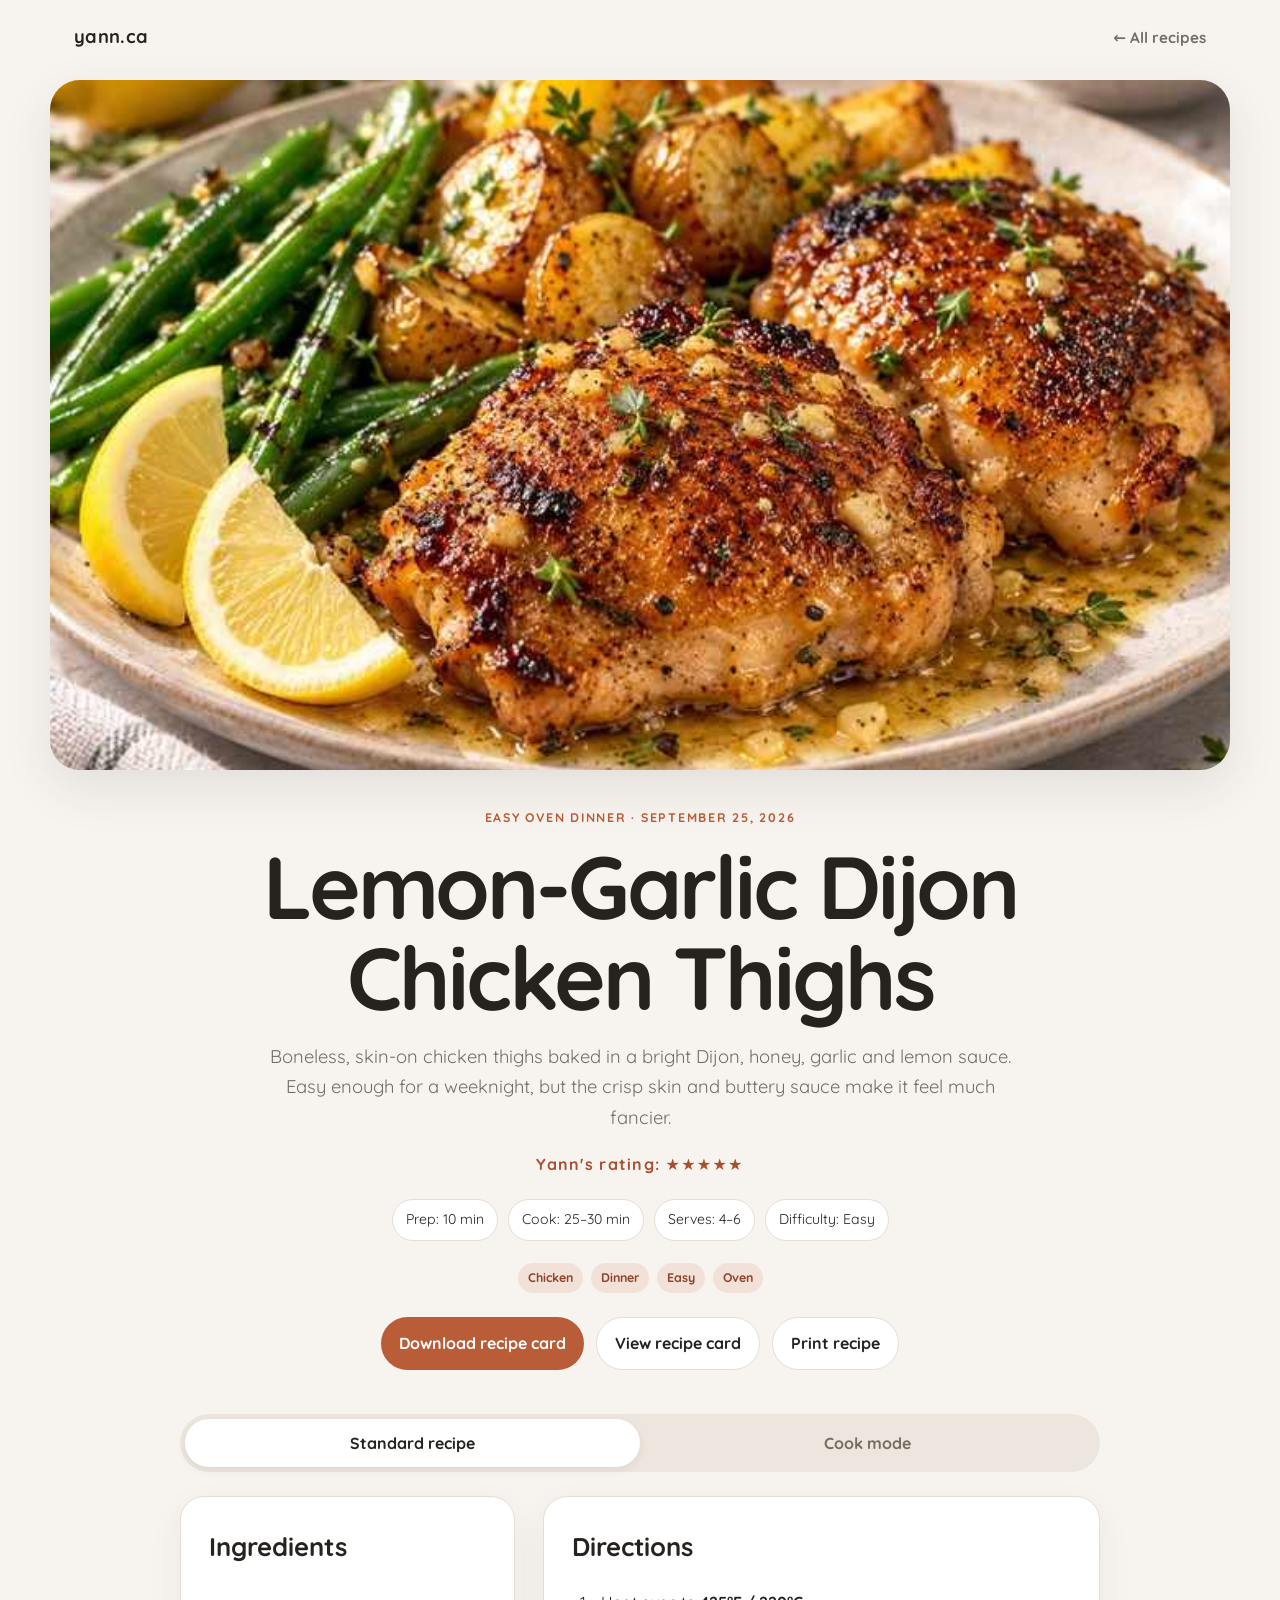
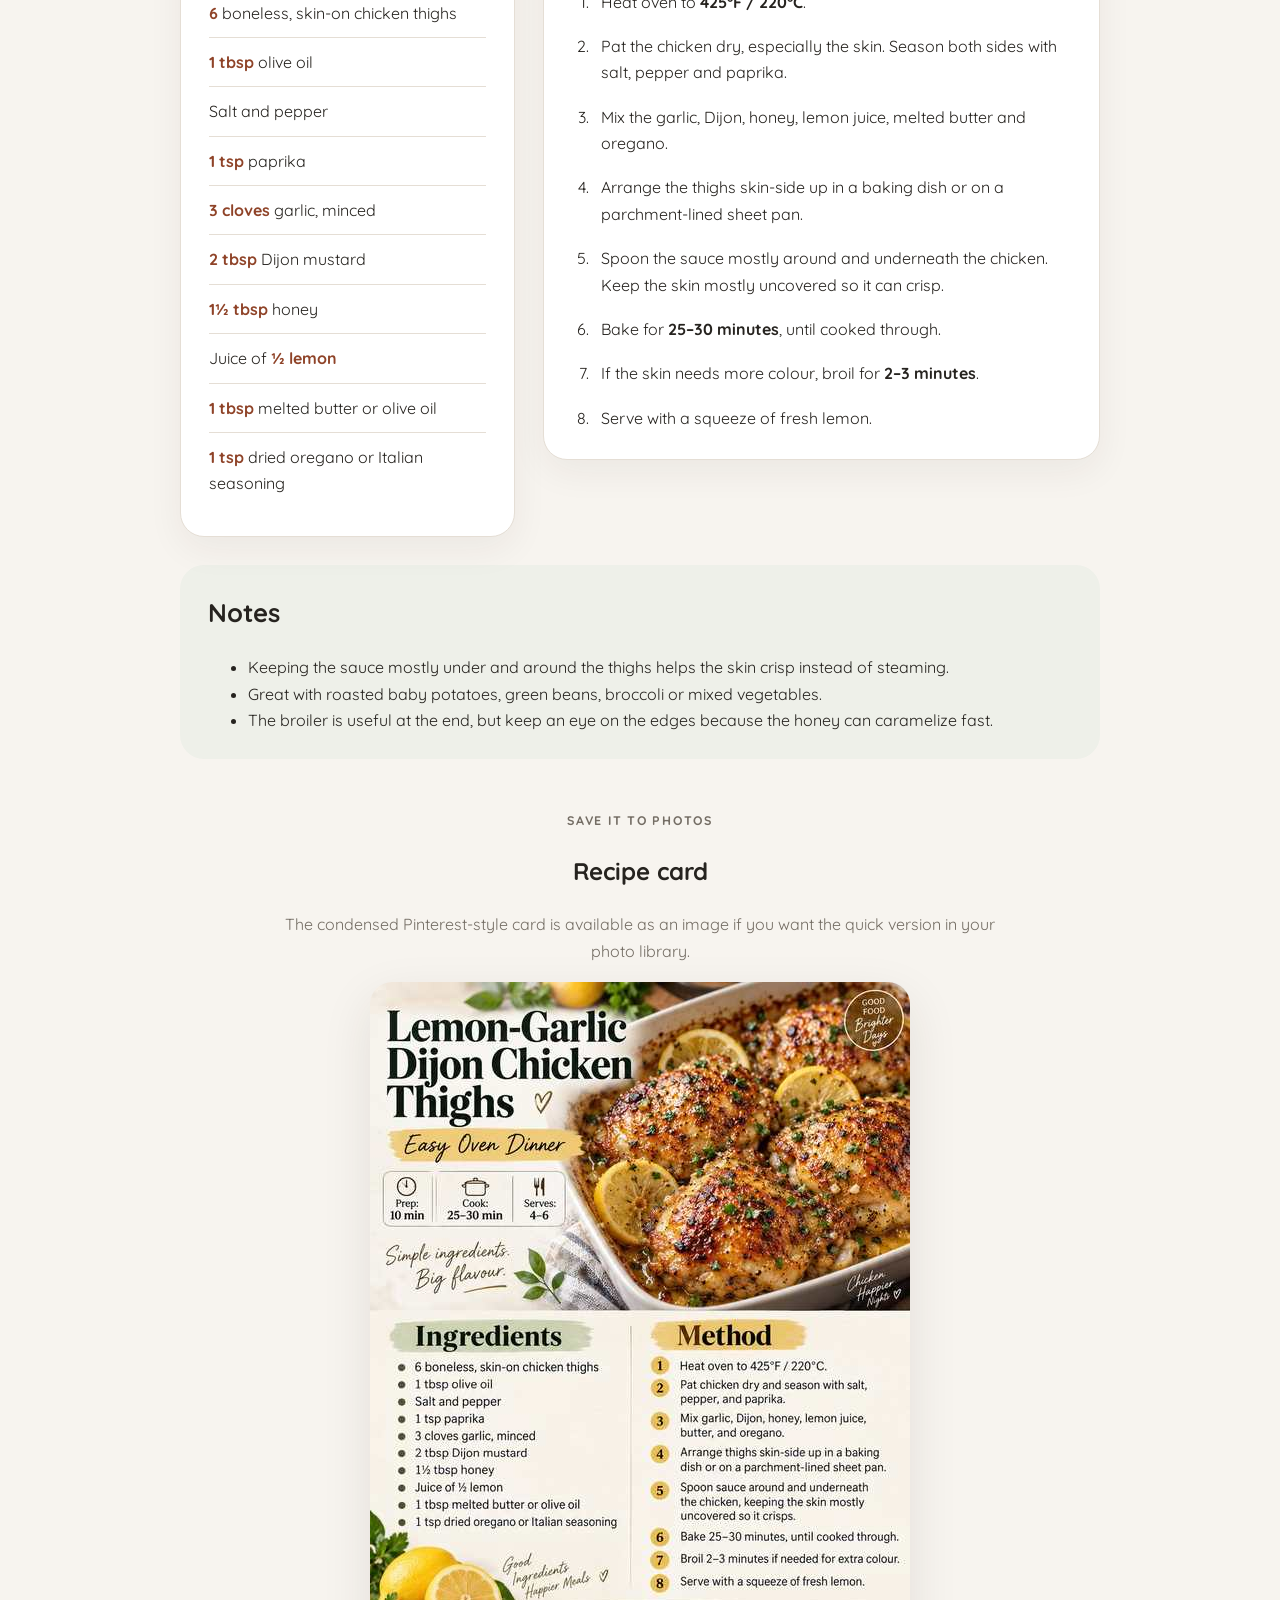
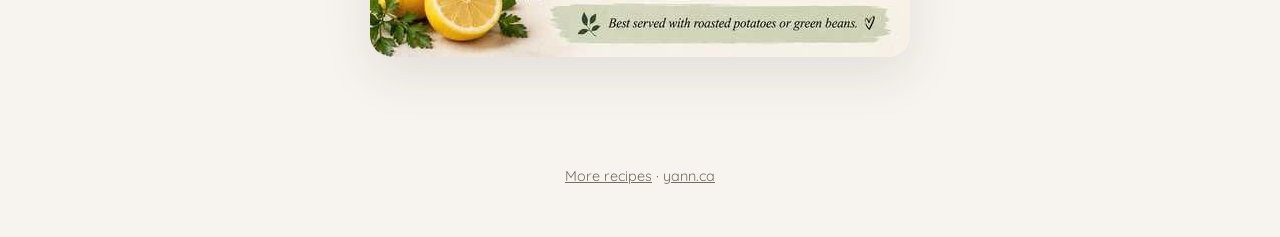
<file: recipes/lemon-garlic-dijon-chicken/index.html>
<!DOCTYPE html>
<html lang="en">
<head>
  <meta charset="UTF-8">
  <meta name="viewport" content="width=device-width, initial-scale=1.0">
  <meta name="description" content="Lemon-Garlic Dijon Chicken Thighs — an easy oven dinner with crisp skin and a buttery lemon-garlic Dijon sauce.">
  <title>Lemon-Garlic Dijon Chicken Thighs — yann.ca</title>
  <link rel="preconnect" href="https://fonts.googleapis.com">
  <link rel="preconnect" href="https://fonts.gstatic.com" crossorigin>
  <link rel="stylesheet" href="https://fonts.googleapis.com/css2?family=Quicksand:wght@400;500;600;700&display=swap">
  <link rel="stylesheet" href="/recipes/recipes.css">
  <script type="application/ld+json">
  {
    "@context": "https://schema.org",
    "@type": "Recipe",
    "name": "Lemon-Garlic Dijon Chicken Thighs",
    "datePublished": "2026-09-25",
    "description": "An easy oven dinner with crisp chicken skin and a buttery lemon-garlic Dijon sauce.",
    "image": "https://yann.ca/recipes/images/lemon-garlic-dijon-chicken-hero.jpg",
    "prepTime": "PT10M",
    "cookTime": "PT30M",
    "recipeYield": "4-6 servings",
    "recipeIngredient": [
      "6 boneless, skin-on chicken thighs",
      "1 tbsp olive oil",
      "Salt and pepper",
      "1 tsp paprika",
      "3 cloves garlic, minced",
      "2 tbsp Dijon mustard",
      "1½ tbsp honey",
      "Juice of ½ lemon",
      "1 tbsp melted butter or olive oil",
      "1 tsp dried oregano or Italian seasoning"
    ],
    "recipeInstructions": [
      {"@type": "HowToStep", "text": "Heat oven to 425°F / 220°C."},
      {"@type": "HowToStep", "text": "Pat chicken dry and season with salt, pepper, and paprika."},
      {"@type": "HowToStep", "text": "Mix garlic, Dijon, honey, lemon juice, butter, and oregano."},
      {"@type": "HowToStep", "text": "Arrange thighs skin-side up in a baking dish or on a parchment-lined sheet pan."},
      {"@type": "HowToStep", "text": "Spoon sauce around and underneath the chicken, keeping the skin mostly uncovered so it crisps."},
      {"@type": "HowToStep", "text": "Bake 25–30 minutes, until cooked through."},
      {"@type": "HowToStep", "text": "Broil 2–3 minutes if needed for extra colour."},
      {"@type": "HowToStep", "text": "Serve with a squeeze of fresh lemon."}
    ]
  }
  </script>
</head>
<body>
  <header class="site-bar">
    <a class="site-name" href="/">yann.ca</a>
    <a class="back-link" href="/recipes/">← All recipes</a>
  </header>

  <main class="recipe-shell">
    <div class="recipe-hero">
      <img src="/recipes/images/lemon-garlic-dijon-chicken-hero.jpg" alt="Lemon-garlic Dijon chicken thighs with green beans, roasted potatoes and lemon">
    </div>

    <section class="recipe-header">
      <p class="eyebrow">Easy oven dinner · September 25, 2026</p>
      <h1 class="recipe-title">Lemon-Garlic Dijon Chicken Thighs</h1>
      <p class="recipe-deck">Boneless, skin-on chicken thighs baked in a bright Dijon, honey, garlic and lemon sauce. Easy enough for a weeknight, but the crisp skin and buttery sauce make it feel much fancier.</p>

      <div class="rating" aria-label="Yann's rating: 5 out of 5 stars">Yann's rating: ★★★★★</div>

      <div class="meta-row">
        <span class="meta-pill">Prep: 10 min</span>
        <span class="meta-pill">Cook: 25–30 min</span>
        <span class="meta-pill">Serves: 4–6</span>
        <span class="meta-pill">Difficulty: Easy</span>
      </div>

      <div class="tag-list" style="justify-content:center;">
        <span class="tag">Chicken</span>
        <span class="tag">Dinner</span>
        <span class="tag">Easy</span>
        <span class="tag">Oven</span>
      </div>

      <div class="action-row">
        <a class="button" href="/recipes/images/lemon-garlic-dijon-chicken-card.jpg" download>Download recipe card</a>
        <a class="button secondary" href="/recipes/images/lemon-garlic-dijon-chicken-card.jpg" target="_blank" rel="noopener">View recipe card</a>
        <button class="button secondary" type="button" onclick="window.print()">Print recipe</button>
      </div>
    </section>

    <div class="view-switcher" data-view-switcher aria-label="Recipe view">
      <button class="active" type="button" data-mode="standard" aria-pressed="true">Standard recipe</button>
      <button type="button" data-mode="cook" aria-pressed="false">Cook mode</button>
    </div>

    <section class="recipe-view" data-standard-view>
      <div class="standard-layout">
        <div class="panel">
          <h2>Ingredients</h2>
          <ul class="ingredients">
            <li><strong>6</strong> boneless, skin-on chicken thighs</li>
            <li><strong>1 tbsp</strong> olive oil</li>
            <li>Salt and pepper</li>
            <li><strong>1 tsp</strong> paprika</li>
            <li><strong>3 cloves</strong> garlic, minced</li>
            <li><strong>2 tbsp</strong> Dijon mustard</li>
            <li><strong>1½ tbsp</strong> honey</li>
            <li>Juice of <strong>½ lemon</strong></li>
            <li><strong>1 tbsp</strong> melted butter or olive oil</li>
            <li><strong>1 tsp</strong> dried oregano or Italian seasoning</li>
          </ul>
        </div>

        <div class="panel">
          <h2>Directions</h2>
          <ol class="method">
            <li>Heat oven to <strong>425°F / 220°C</strong>.</li>
            <li>Pat the chicken dry, especially the skin. Season both sides with salt, pepper and paprika.</li>
            <li>Mix the garlic, Dijon, honey, lemon juice, melted butter and oregano.</li>
            <li>Arrange the thighs skin-side up in a baking dish or on a parchment-lined sheet pan.</li>
            <li>Spoon the sauce mostly around and underneath the chicken. Keep the skin mostly uncovered so it can crisp.</li>
            <li>Bake for <strong>25–30 minutes</strong>, until cooked through.</li>
            <li>If the skin needs more colour, broil for <strong>2–3 minutes</strong>.</li>
            <li>Serve with a squeeze of fresh lemon.</li>
          </ol>
        </div>
      </div>
    </section>

    <section class="recipe-view hidden" data-cook-view>
      <p class="cook-intro">Cook mode keeps the quantities beside the step where you actually need them, so there's no jumping back and forth to the ingredient list.</p>

      <div class="cook-steps">
        <article class="cook-step">
          <div class="step-number">1</div>
          <h3>Heat the oven</h3>
          <p>Heat oven to <strong>425°F / 220°C</strong>.</p>
        </article>

        <article class="cook-step">
          <div class="step-number">2</div>
          <h3>Season the chicken</h3>
          <p>Pat the chicken very dry, especially the skin. Season both sides.</p>
          <div class="step-ingredients">
            <div class="step-ingredients-label">Use now</div>
            <ul>
              <li><strong>6</strong> boneless, skin-on chicken thighs</li>
              <li>Salt and pepper</li>
              <li><strong>1 tsp paprika</strong></li>
              <li><strong>1 tbsp olive oil</strong>, if needed for the pan</li>
            </ul>
          </div>
        </article>

        <article class="cook-step">
          <div class="step-number">3</div>
          <h3>Mix the sauce</h3>
          <p>Stir everything together until the Dijon and honey are evenly combined.</p>
          <div class="step-ingredients">
            <div class="step-ingredients-label">Use now</div>
            <ul>
              <li><strong>3 cloves garlic</strong>, minced</li>
              <li><strong>2 tbsp Dijon mustard</strong></li>
              <li><strong>1½ tbsp honey</strong></li>
              <li>Juice of <strong>½ lemon</strong></li>
              <li><strong>1 tbsp melted butter or olive oil</strong></li>
              <li><strong>1 tsp dried oregano or Italian seasoning</strong></li>
            </ul>
          </div>
        </article>

        <article class="cook-step">
          <div class="step-number">4</div>
          <h3>Arrange and sauce</h3>
          <p>Place the seasoned thighs skin-side up. Spoon the sauce around and underneath them, leaving most of the skin exposed.</p>
          <div class="step-ingredients">
            <div class="step-ingredients-label">Use now</div>
            <ul>
              <li>Seasoned chicken thighs</li>
              <li>All of the lemon-garlic Dijon sauce</li>
            </ul>
          </div>
        </article>

        <article class="cook-step">
          <div class="step-number">5</div>
          <h3>Bake</h3>
          <p>Bake for <strong>25–30 minutes</strong>, until cooked through. Aim for at least <strong>165°F / 74°C</strong> in the thickest piece.</p>
        </article>

        <article class="cook-step">
          <div class="step-number">6</div>
          <h3>Crisp the skin</h3>
          <p>If needed, broil for <strong>2–3 minutes</strong>. Watch closely — the honey in the sauce can darken quickly.</p>
        </article>

        <article class="cook-step">
          <div class="step-number">7</div>
          <h3>Finish and serve</h3>
          <p>Rest briefly, spoon a little pan sauce around the chicken, and finish with fresh lemon.</p>
          <div class="step-ingredients">
            <div class="step-ingredients-label">Optional finish</div>
            <ul><li>Extra lemon wedges</li></ul>
          </div>
        </article>
      </div>
    </section>

    <section class="notes">
      <h2>Notes</h2>
      <ul>
        <li>Keeping the sauce mostly under and around the thighs helps the skin crisp instead of steaming.</li>
        <li>Great with roasted baby potatoes, green beans, broccoli or mixed vegetables.</li>
        <li>The broiler is useful at the end, but keep an eye on the edges because the honey can caramelize fast.</li>
      </ul>
    </section>

    <section class="card-preview">
      <p class="eyebrow">Save it to Photos</p>
      <h2>Recipe card</h2>
      <p>The condensed Pinterest-style card is available as an image if you want the quick version in your photo library.</p>
      <a href="/recipes/images/lemon-garlic-dijon-chicken-card.jpg" download>
        <img src="/recipes/images/lemon-garlic-dijon-chicken-card.jpg" alt="Downloadable Lemon-Garlic Dijon Chicken Thighs recipe card" loading="lazy">
      </a>
    </section>
  </main>

  <footer class="footer"><a href="/recipes/">More recipes</a> · <a href="/">yann.ca</a></footer>
  <script src="/recipes/recipes.js"></script>
</body>
</html>
</file>
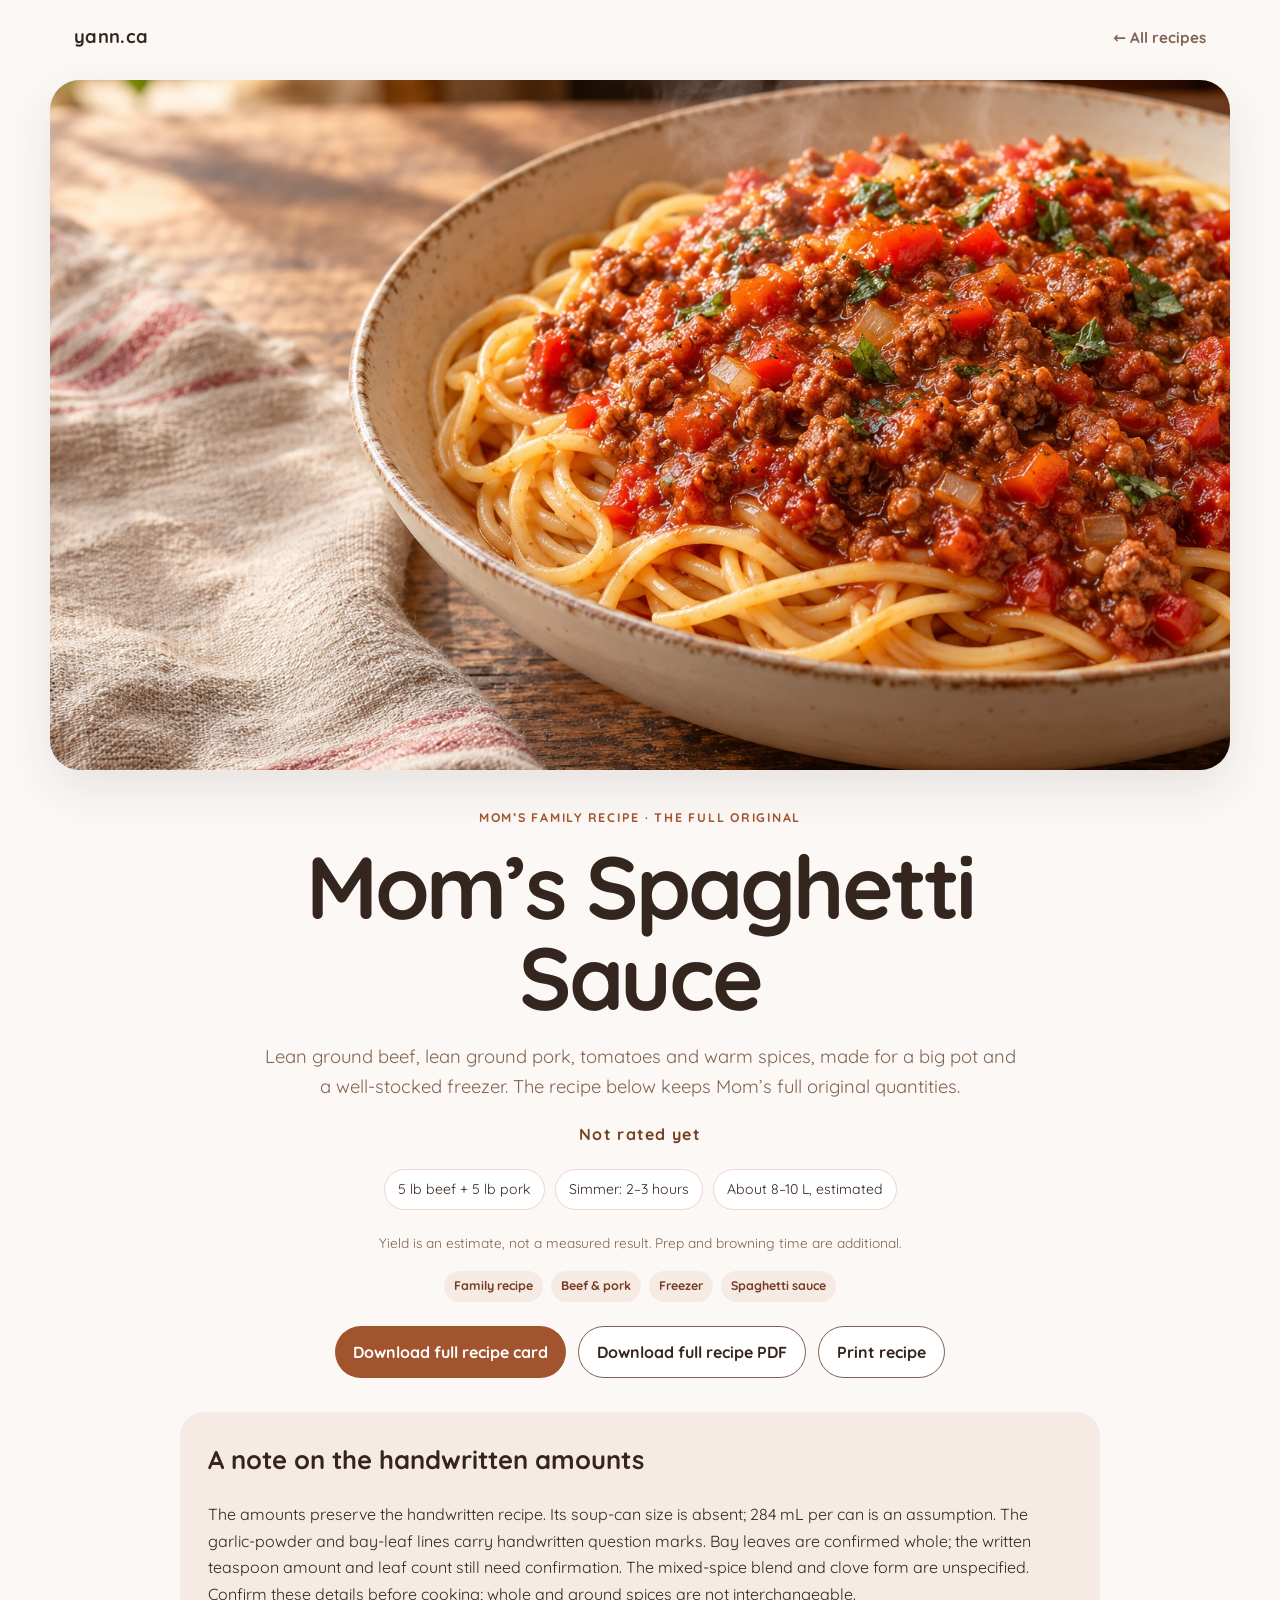
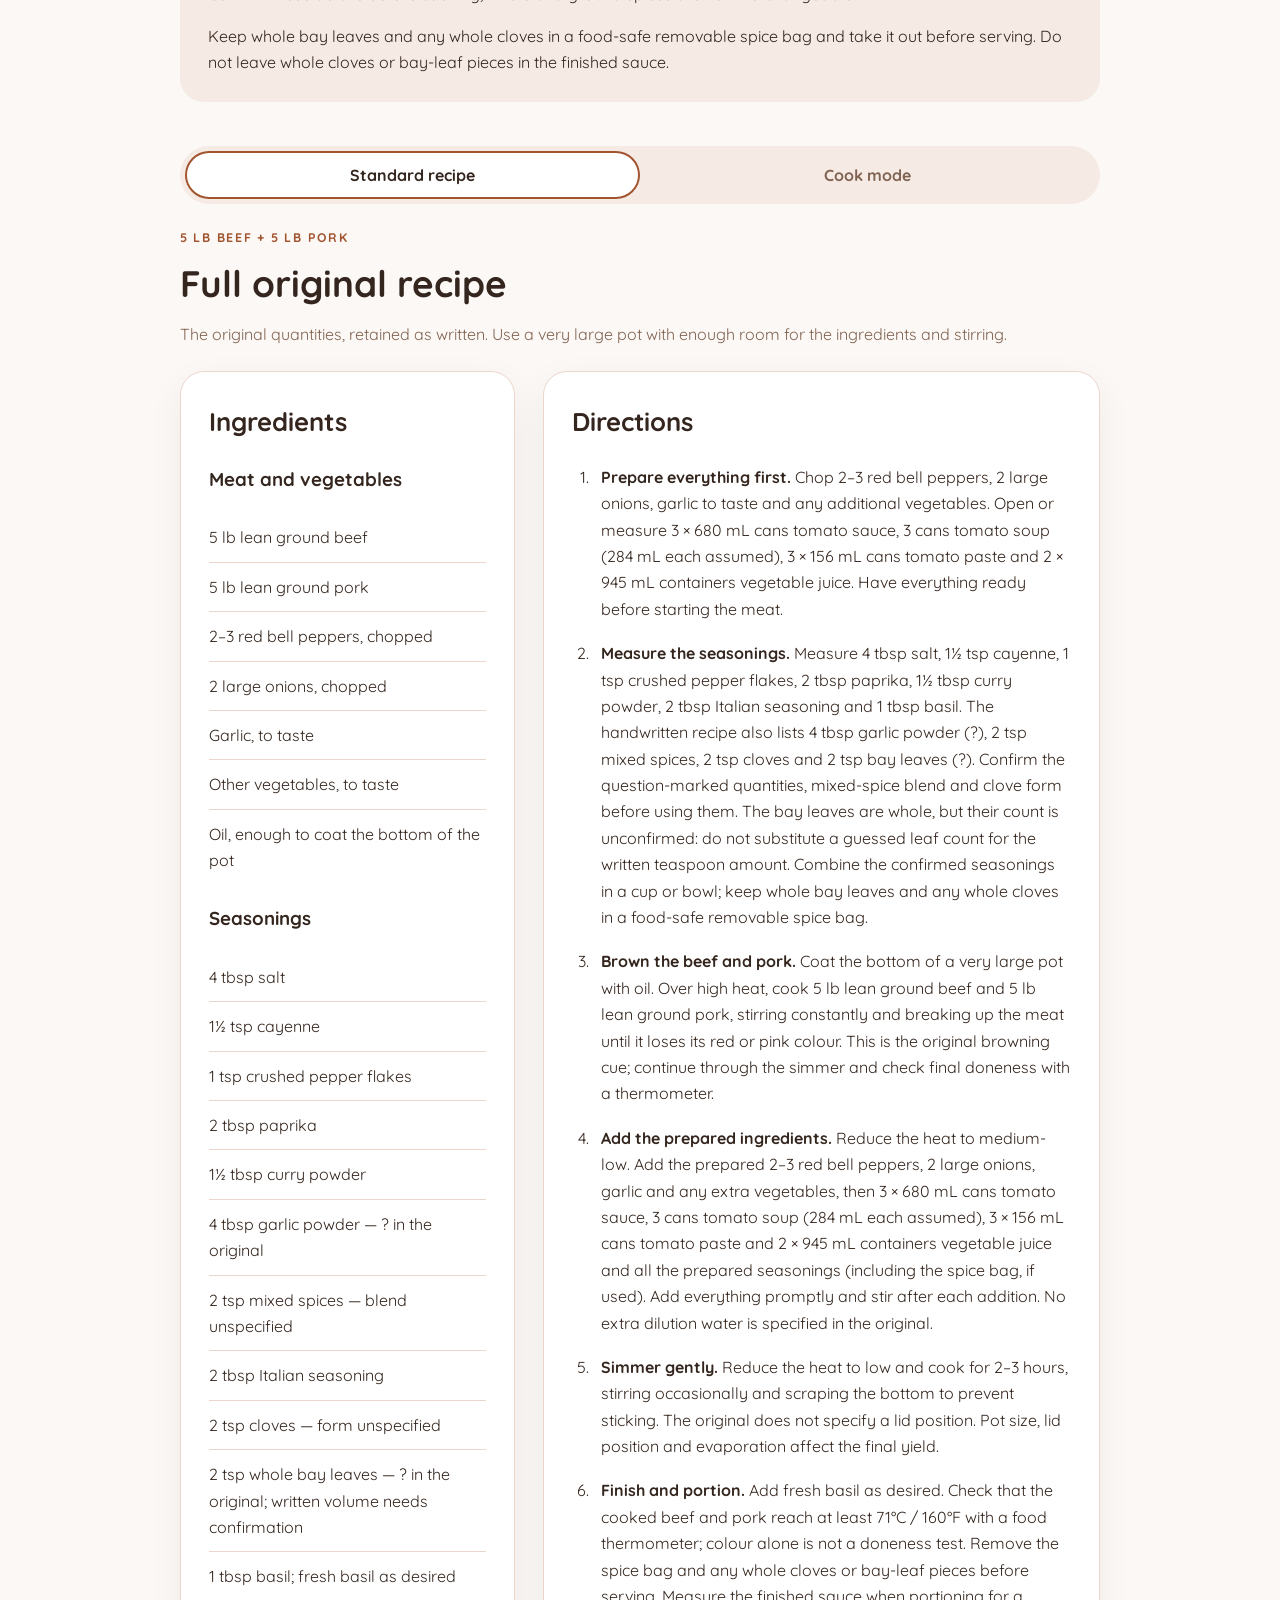
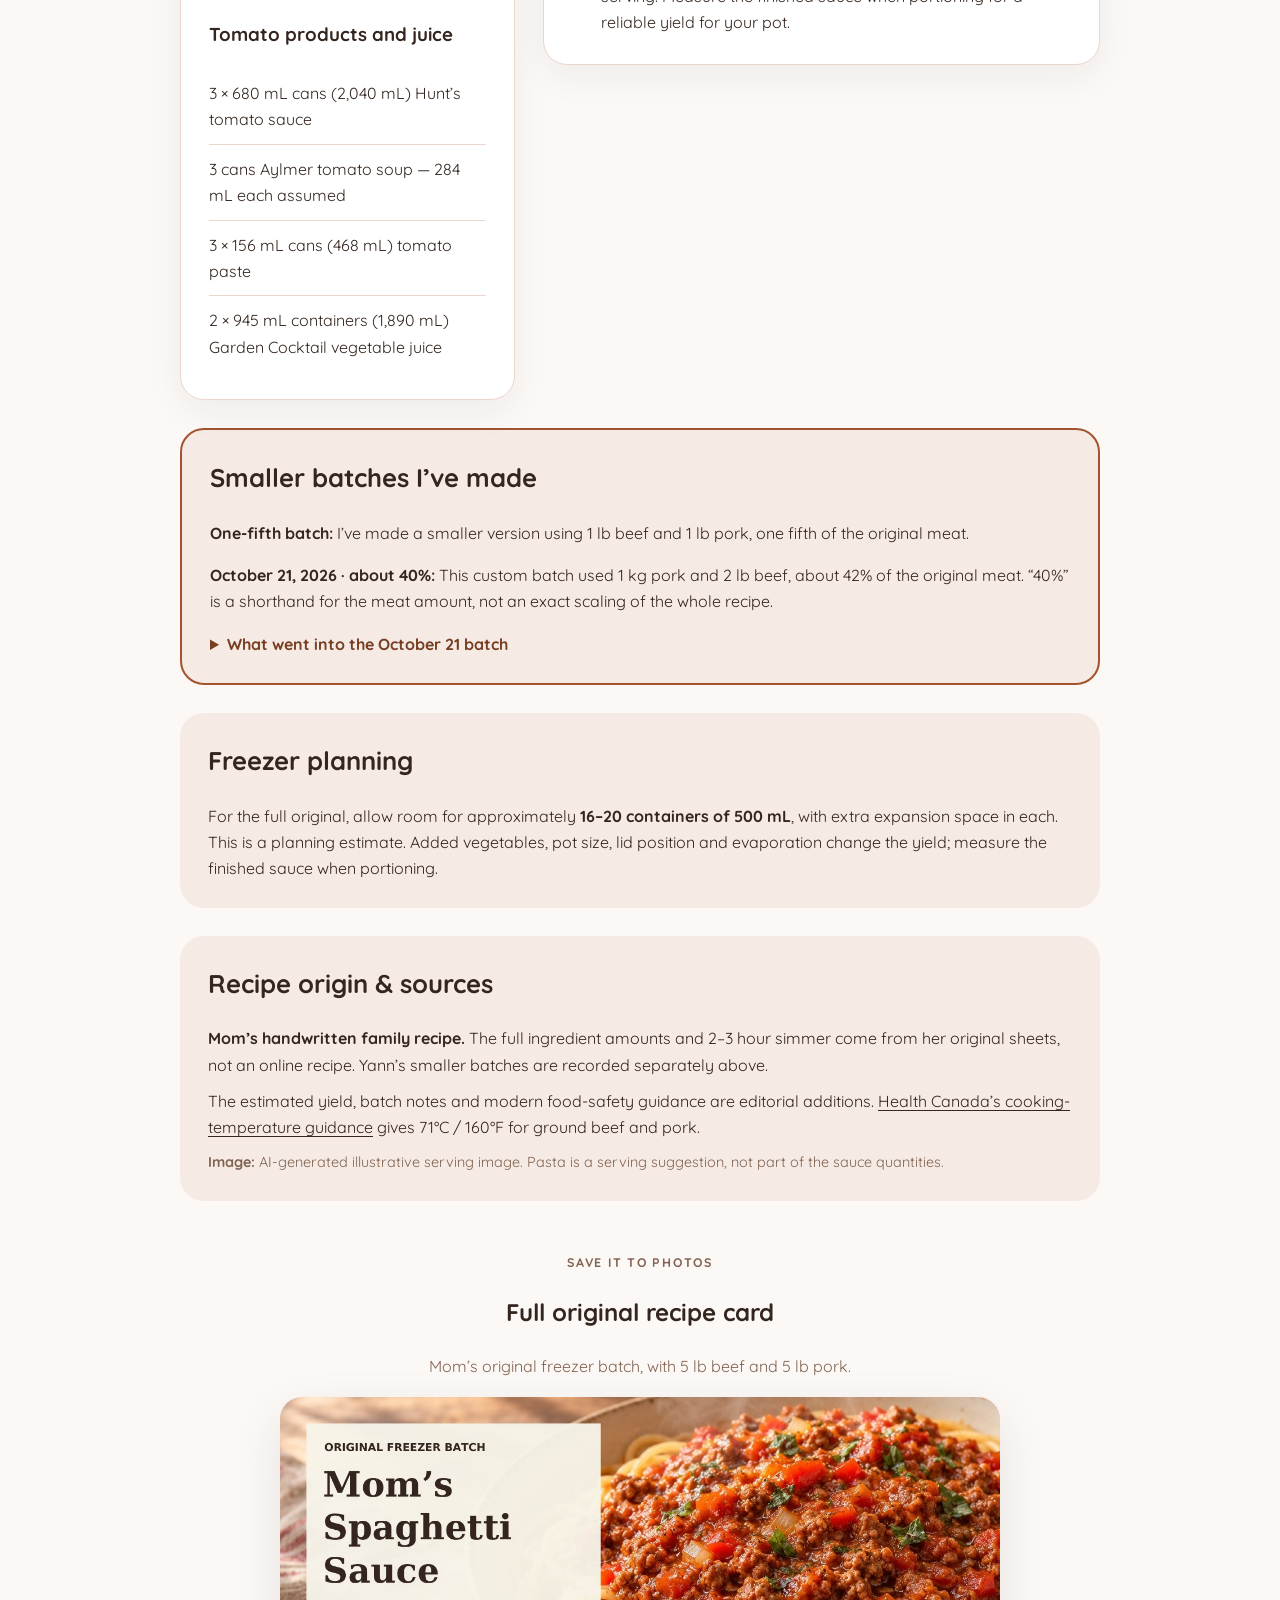
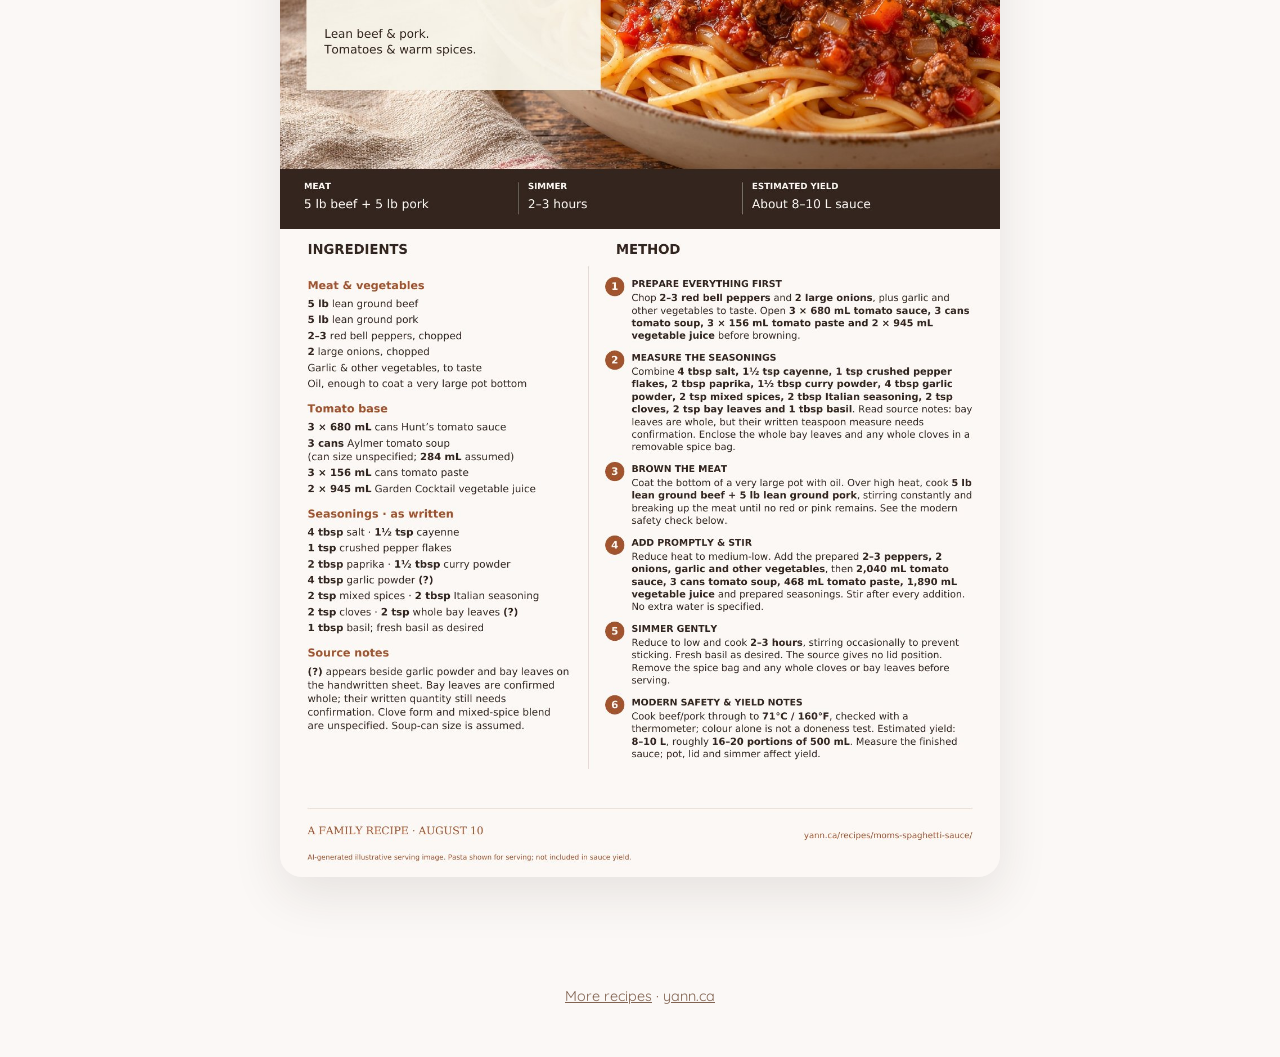
<file: recipes/moms-spaghetti-sauce/index.html>
<!DOCTYPE html>
<html lang="en"><head>
<meta charset="UTF-8"><meta name="viewport" content="width=device-width, initial-scale=1.0">
<meta name="description" content="Mom’s full handwritten spaghetti sauce recipe, with notes on Yann’s previous one-fifth batch and custom October 21 batch of about 40% of the original meat.">
<title>Mom’s Spaghetti Sauce — yann.ca</title><link rel="canonical" href="https://yann.ca/recipes/moms-spaghetti-sauce/">
<link rel="preconnect" href="https://fonts.googleapis.com"><link rel="preconnect" href="https://fonts.gstatic.com" crossorigin>
<link rel="stylesheet" href="https://fonts.googleapis.com/css2?family=Quicksand:wght@400;500;600;700&display=swap">
<link rel="stylesheet" href="/recipes/recipes.css?v=20261011">
<style>
/* Recipe-specific detail-page theme. Do not apply to the archive. */
body[data-recipe-theme="moms-spaghetti-sauce"] {
  --bg: #fbf8f6;
  --surface: #ffffff;
  --text: #34261e;
  --muted: #816351;
  --accent: #a1542e;
  --accent-dark: #773e22;
  --accent-soft: #f5eae4;
  --line: #ecd6cc;
  --green: #a1542e;
  --control-line: #816351;
  --focus: #773e22;
}
body[data-recipe-theme="moms-spaghetti-sauce"] :is(.view-switcher, .step-ingredients, .notes) { background: var(--accent-soft); }
body[data-recipe-theme="moms-spaghetti-sauce"] .rating { color: var(--accent-dark); }
body[data-recipe-theme="moms-spaghetti-sauce"] .button.secondary { border-color: var(--control-line); }
body[data-recipe-theme="moms-spaghetti-sauce"] .view-switcher button.active { box-shadow: inset 0 0 0 2px var(--accent); }
body[data-recipe-theme="moms-spaghetti-sauce"] :is(a, button):focus-visible { outline: 3px solid var(--focus); outline-offset: 3px; }

body[data-recipe-theme="moms-spaghetti-sauce"] .batch-heading { margin: 0 0 24px; }
body[data-recipe-theme="moms-spaghetti-sauce"] .batch-heading h2 { margin: 0; font-size: clamp(1.7rem, 4vw, 2.3rem); line-height: 1.2; }
body[data-recipe-theme="moms-spaghetti-sauce"] .batch-heading p:last-child { color: var(--muted); }
body[data-recipe-theme="moms-spaghetti-sauce"] .notes p:last-child { margin-bottom: 0; }
body[data-recipe-theme="moms-spaghetti-sauce"] .batch-history { border: 2px solid var(--accent); }
body[data-recipe-theme="moms-spaghetti-sauce"] .batch-history summary { cursor: pointer; font-weight: 700; color: var(--accent-dark); }
body[data-recipe-theme="moms-spaghetti-sauce"] .batch-history details { margin-top: 16px; }
body[data-recipe-theme="moms-spaghetti-sauce"] .batch-history ul { padding-left: 1.3rem; }
body[data-recipe-theme="moms-spaghetti-sauce"] .batch-history li { padding-bottom: 5px; }
body[data-recipe-theme="moms-spaghetti-sauce"] .recipe-hero img { height: auto; }
body[data-recipe-theme="moms-spaghetti-sauce"] .card-preview img { height: auto; }
body[data-recipe-theme="moms-spaghetti-sauce"] .source-notes a { text-underline-offset: 3px; }
@media print { .batch-history details { display: block; } }
</style>
<script type="application/ld+json">{
  "@context": "https://schema.org",
  "@type": "Recipe",
  "@id": "https://yann.ca/recipes/moms-spaghetti-sauce/#original-batch",
  "name": "Mom’s Spaghetti Sauce",
  "datePublished": "2026-10-22",
  "dateModified": "2026-10-22",
  "description": "Mom’s full handwritten family recipe: 5 lb beef and 5 lb pork with tomato products, vegetable juice and warm spices. The amounts preserve the handwritten recipe. Its soup-can size is absent; 284 mL per can is an assumption. The garlic-powder and bay-leaf lines carry handwritten question marks. Bay leaves are confirmed whole; the written teaspoon amount and leaf count still need confirmation. The mixed-spice blend and clove form are unspecified. Confirm these details before cooking; whole and ground spices are not interchangeable.",
  "image": "https://yann.ca/recipes/images/moms-spaghetti-sauce-hero.jpg",
  "author": {
    "@type": "Person",
    "name": "Mom"
  },
  "recipeYield": "About 8–10 litres (estimated)",
  "recipeCategory": "Sauce",
  "keywords": "Spaghetti sauce, Beef, Pork, Family recipe, Freezer",
  "recipeIngredient": [
    "5 lb lean ground beef",
    "5 lb lean ground pork",
    "2–3 red bell peppers, chopped",
    "2 large onions, chopped",
    "Garlic, to taste",
    "Other vegetables, to taste",
    "Oil, enough to coat the bottom of the pot",
    "4 tbsp salt",
    "1½ tsp cayenne",
    "1 tsp crushed pepper flakes",
    "2 tbsp paprika",
    "1½ tbsp curry powder",
    "4 tbsp garlic powder — ? in the original",
    "2 tsp mixed spices — blend unspecified",
    "2 tbsp Italian seasoning",
    "2 tsp cloves — form unspecified",
    "2 tsp whole bay leaves — ? in the original; written volume needs confirmation",
    "1 tbsp basil; fresh basil as desired",
    "3 × 680 mL cans (2,040 mL) Hunt’s tomato sauce",
    "3 cans Aylmer tomato soup — 284 mL each assumed",
    "3 × 156 mL cans (468 mL) tomato paste",
    "2 × 945 mL containers (1,890 mL) Garden Cocktail vegetable juice"
  ],
  "recipeInstructions": [
    {
      "@type": "HowToStep",
      "name": "Prepare everything first",
      "text": "Chop 2–3 red bell peppers, 2 large onions, garlic to taste and any additional vegetables. Open or measure 3 × 680 mL cans tomato sauce, 3 cans tomato soup (284 mL each assumed), 3 × 156 mL cans tomato paste and 2 × 945 mL containers vegetable juice. Have everything ready before starting the meat."
    },
    {
      "@type": "HowToStep",
      "name": "Measure the seasonings",
      "text": "Measure 4 tbsp salt, 1½ tsp cayenne, 1 tsp crushed pepper flakes, 2 tbsp paprika, 1½ tbsp curry powder, 2 tbsp Italian seasoning and 1 tbsp basil. The handwritten recipe also lists 4 tbsp garlic powder (?), 2 tsp mixed spices, 2 tsp cloves and 2 tsp bay leaves (?). Confirm the question-marked quantities, mixed-spice blend and clove form before using them. The bay leaves are whole, but their count is unconfirmed: do not substitute a guessed leaf count for the written teaspoon amount. Combine the confirmed seasonings in a cup or bowl; keep whole bay leaves and any whole cloves in a food-safe removable spice bag."
    },
    {
      "@type": "HowToStep",
      "name": "Brown the beef and pork",
      "text": "Coat the bottom of a very large pot with oil. Over high heat, cook 5 lb lean ground beef and 5 lb lean ground pork, stirring constantly and breaking up the meat until it loses its red or pink colour. This is the original browning cue; continue through the simmer and check final doneness with a thermometer."
    },
    {
      "@type": "HowToStep",
      "name": "Add the prepared ingredients",
      "text": "Reduce the heat to medium-low. Add the prepared 2–3 red bell peppers, 2 large onions, garlic and any extra vegetables, then 3 × 680 mL cans tomato sauce, 3 cans tomato soup (284 mL each assumed), 3 × 156 mL cans tomato paste and 2 × 945 mL containers vegetable juice and all the prepared seasonings (including the spice bag, if used). Add everything promptly and stir after each addition. No extra dilution water is specified in the original."
    },
    {
      "@type": "HowToStep",
      "name": "Simmer gently",
      "text": "Reduce the heat to low and cook for 2–3 hours, stirring occasionally and scraping the bottom to prevent sticking. The original does not specify a lid position. Pot size, lid position and evaporation affect the final yield."
    },
    {
      "@type": "HowToStep",
      "name": "Finish and portion",
      "text": "Add fresh basil as desired. Check that the cooked beef and pork reach at least 71°C / 160°F with a food thermometer; colour alone is not a doneness test. Remove the spice bag and any whole cloves or bay-leaf pieces before serving. Measure the finished sauce when portioning for a reliable yield for your pot."
    }
  ]
}</script>
</head><body data-recipe-theme="moms-spaghetti-sauce">
<header class="site-bar"><a class="site-name" href="/">yann.ca</a><a class="back-link" href="/recipes/">← All recipes</a></header>
<main class="recipe-shell">
<div class="recipe-hero"><img src="/recipes/images/moms-spaghetti-sauce-hero.jpg" alt="AI-generated serving image of hearty beef-and-pork tomato sauce over spaghetti" width="1200" height="800"></div>
<section class="recipe-header">
<p class="eyebrow">Mom’s family recipe · The full original</p>
<h1 class="recipe-title">Mom’s Spaghetti Sauce</h1>
<p class="recipe-deck">Lean ground beef, lean ground pork, tomatoes and warm spices, made for a big pot and a well-stocked freezer. The recipe below keeps Mom’s full original quantities.</p>
<div class="rating" aria-label="Not rated yet">Not rated yet</div>
<div class="meta-row"><span class="meta-pill">5 lb beef + 5 lb pork</span><span class="meta-pill">Simmer: 2–3 hours</span><span class="meta-pill">About 8–10 L, estimated</span></div>
<p class="recipe-date">Yield is an estimate, not a measured result. Prep and browning time are additional.</p>
<div class="tag-list" style="justify-content:center"><span class="tag">Family recipe</span><span class="tag">Beef &amp; pork</span><span class="tag">Freezer</span><span class="tag">Spaghetti sauce</span></div>
<div class="action-row"><a class="button" href="/recipes/images/moms-spaghetti-sauce-original-card.jpg" download>Download full recipe card</a><a class="button secondary" href="https://yann.ca/recipes/moms-spaghetti-sauce/moms-spaghetti-sauce-recipe.pdf" download>Download full recipe PDF</a><button class="button secondary" type="button" onclick="window.print()">Print recipe</button></div>
</section>
<section class="notes source-notes" id="source-notes"><h2>A note on the handwritten amounts</h2><p>The amounts preserve the handwritten recipe. Its soup-can size is absent; 284 mL per can is an assumption. The garlic-powder and bay-leaf lines carry handwritten question marks. Bay leaves are confirmed whole; the written teaspoon amount and leaf count still need confirmation. The mixed-spice blend and clove form are unspecified. Confirm these details before cooking; whole and ground spices are not interchangeable.</p><p>Keep whole bay leaves and any whole cloves in a food-safe removable spice bag and take it out before serving. Do not leave whole cloves or bay-leaf pieces in the finished sauce.</p></section>
<div class="view-switcher" data-view-switcher aria-label="Recipe view"><button class="active" type="button" data-mode="standard" aria-pressed="true">Standard recipe</button><button type="button" data-mode="cook" aria-pressed="false">Cook mode</button></div>
<section class="recipe-view" data-standard-view id="original-batch"><header class="batch-heading"><p class="eyebrow">5 lb beef + 5 lb pork</p><h2>Full original recipe</h2><p>The original quantities, retained as written. Use a very large pot with enough room for the ingredients and stirring.</p></header><div class="standard-layout"><div class="panel"><h2>Ingredients</h2><h3>Meat and vegetables</h3><ul class="ingredients"><li>5 lb lean ground beef</li><li>5 lb lean ground pork</li><li>2–3 red bell peppers, chopped</li><li>2 large onions, chopped</li><li>Garlic, to taste</li><li>Other vegetables, to taste</li><li>Oil, enough to coat the bottom of the pot</li></ul><h3>Seasonings</h3><ul class="ingredients"><li>4 tbsp salt</li><li>1½ tsp cayenne</li><li>1 tsp crushed pepper flakes</li><li>2 tbsp paprika</li><li>1½ tbsp curry powder</li><li>4 tbsp garlic powder — ? in the original</li><li>2 tsp mixed spices — blend unspecified</li><li>2 tbsp Italian seasoning</li><li>2 tsp cloves — form unspecified</li><li>2 tsp whole bay leaves — ? in the original; written volume needs confirmation</li><li>1 tbsp basil; fresh basil as desired</li></ul><h3>Tomato products and juice</h3><ul class="ingredients"><li>3 × 680 mL cans (2,040 mL) Hunt’s tomato sauce</li><li>3 cans Aylmer tomato soup — 284 mL each assumed</li><li>3 × 156 mL cans (468 mL) tomato paste</li><li>2 × 945 mL containers (1,890 mL) Garden Cocktail vegetable juice</li></ul></div><div class="panel"><h2>Directions</h2><ol class="method"><li><strong>Prepare everything first.</strong> Chop 2–3 red bell peppers, 2 large onions, garlic to taste and any additional vegetables. Open or measure 3 × 680 mL cans tomato sauce, 3 cans tomato soup (284 mL each assumed), 3 × 156 mL cans tomato paste and 2 × 945 mL containers vegetable juice. Have everything ready before starting the meat.</li><li><strong>Measure the seasonings.</strong> Measure 4 tbsp salt, 1½ tsp cayenne, 1 tsp crushed pepper flakes, 2 tbsp paprika, 1½ tbsp curry powder, 2 tbsp Italian seasoning and 1 tbsp basil. The handwritten recipe also lists 4 tbsp garlic powder (?), 2 tsp mixed spices, 2 tsp cloves and 2 tsp bay leaves (?). Confirm the question-marked quantities, mixed-spice blend and clove form before using them. The bay leaves are whole, but their count is unconfirmed: do not substitute a guessed leaf count for the written teaspoon amount. Combine the confirmed seasonings in a cup or bowl; keep whole bay leaves and any whole cloves in a food-safe removable spice bag.</li><li><strong>Brown the beef and pork.</strong> Coat the bottom of a very large pot with oil. Over high heat, cook 5 lb lean ground beef and 5 lb lean ground pork, stirring constantly and breaking up the meat until it loses its red or pink colour. This is the original browning cue; continue through the simmer and check final doneness with a thermometer.</li><li><strong>Add the prepared ingredients.</strong> Reduce the heat to medium-low. Add the prepared 2–3 red bell peppers, 2 large onions, garlic and any extra vegetables, then 3 × 680 mL cans tomato sauce, 3 cans tomato soup (284 mL each assumed), 3 × 156 mL cans tomato paste and 2 × 945 mL containers vegetable juice and all the prepared seasonings (including the spice bag, if used). Add everything promptly and stir after each addition. No extra dilution water is specified in the original.</li><li><strong>Simmer gently.</strong> Reduce the heat to low and cook for 2–3 hours, stirring occasionally and scraping the bottom to prevent sticking. The original does not specify a lid position. Pot size, lid position and evaporation affect the final yield.</li><li><strong>Finish and portion.</strong> Add fresh basil as desired. Check that the cooked beef and pork reach at least 71°C / 160°F with a food thermometer; colour alone is not a doneness test. Remove the spice bag and any whole cloves or bay-leaf pieces before serving. Measure the finished sauce when portioning for a reliable yield for your pot.</li></ol></div></div></section>
<section class="recipe-view hidden" data-cook-view id="cook-original-batch"><p class="cook-intro">Full original quantities, repeated in each step. Read the source notes before measuring the unconfirmed seasonings.</p><div class="cook-steps"><article class="cook-step"><div class="step-number">1</div><h3>Prepare everything first</h3><p>Chop 2–3 red bell peppers, 2 large onions, garlic to taste and any additional vegetables. Open or measure 3 × 680 mL cans tomato sauce, 3 cans tomato soup (284 mL each assumed), 3 × 156 mL cans tomato paste and 2 × 945 mL containers vegetable juice. Have everything ready before starting the meat.</p><div class="step-ingredients"><div class="step-ingredients-label">Use now</div><ul><li>2–3 red bell peppers</li><li>2 large onions</li><li>Garlic and other vegetables, to taste</li><li>3 × 680 mL cans tomato sauce, 3 cans tomato soup (284 mL each assumed), 3 × 156 mL cans tomato paste and 2 × 945 mL containers vegetable juice</li></ul></div></article><article class="cook-step"><div class="step-number">2</div><h3>Measure the seasonings</h3><p>Measure 4 tbsp salt, 1½ tsp cayenne, 1 tsp crushed pepper flakes, 2 tbsp paprika, 1½ tbsp curry powder, 2 tbsp Italian seasoning and 1 tbsp basil. The handwritten recipe also lists 4 tbsp garlic powder (?), 2 tsp mixed spices, 2 tsp cloves and 2 tsp bay leaves (?). Confirm the question-marked quantities, mixed-spice blend and clove form before using them. The bay leaves are whole, but their count is unconfirmed: do not substitute a guessed leaf count for the written teaspoon amount. Combine the confirmed seasonings in a cup or bowl; keep whole bay leaves and any whole cloves in a food-safe removable spice bag.</p><div class="step-ingredients"><div class="step-ingredients-label">Use now</div><ul><li>4 tbsp salt</li><li>1½ tsp cayenne</li><li>1 tsp crushed pepper flakes</li><li>2 tbsp paprika</li><li>1½ tbsp curry powder</li><li>4 tbsp garlic powder — ? in the original</li><li>2 tsp mixed spices — blend unspecified</li><li>2 tbsp Italian seasoning</li><li>2 tsp cloves — form unspecified</li><li>2 tsp whole bay leaves — ? in the original; written volume needs confirmation</li><li>1 tbsp basil; fresh basil as desired</li></ul></div></article><article class="cook-step"><div class="step-number">3</div><h3>Brown the beef and pork</h3><p>Coat the bottom of a very large pot with oil. Over high heat, cook 5 lb lean ground beef and 5 lb lean ground pork, stirring constantly and breaking up the meat until it loses its red or pink colour. This is the original browning cue; continue through the simmer and check final doneness with a thermometer.</p><div class="step-ingredients"><div class="step-ingredients-label">Use now</div><ul><li>5 lb lean ground beef</li><li>5 lb lean ground pork</li><li>Oil, enough to coat the bottom of the pot</li></ul></div></article><article class="cook-step"><div class="step-number">4</div><h3>Add the prepared ingredients</h3><p>Reduce the heat to medium-low. Add the prepared 2–3 red bell peppers, 2 large onions, garlic and any extra vegetables, then 3 × 680 mL cans tomato sauce, 3 cans tomato soup (284 mL each assumed), 3 × 156 mL cans tomato paste and 2 × 945 mL containers vegetable juice and all the prepared seasonings (including the spice bag, if used). Add everything promptly and stir after each addition. No extra dilution water is specified in the original.</p><div class="step-ingredients"><div class="step-ingredients-label">Use now</div><ul><li>Prepared 2–3 red bell peppers and 2 large onions</li><li>Prepared garlic and additional vegetables, to taste</li><li>3 × 680 mL cans tomato sauce, 3 cans tomato soup (284 mL each assumed), 3 × 156 mL cans tomato paste and 2 × 945 mL containers vegetable juice</li><li>All seasonings measured in step 2; removable spice bag if used</li></ul></div></article><article class="cook-step"><div class="step-number">5</div><h3>Simmer gently</h3><p>Reduce the heat to low and cook for 2–3 hours, stirring occasionally and scraping the bottom to prevent sticking. The original does not specify a lid position. Pot size, lid position and evaporation affect the final yield.</p><div class="step-ingredients"><div class="step-ingredients-label">Use now</div><ul><li>All the sauce in the pot</li><li>Fresh basil, as desired</li></ul></div></article><article class="cook-step"><div class="step-number">6</div><h3>Finish and portion</h3><p>Add fresh basil as desired. Check that the cooked beef and pork reach at least 71°C / 160°F with a food thermometer; colour alone is not a doneness test. Remove the spice bag and any whole cloves or bay-leaf pieces before serving. Measure the finished sauce when portioning for a reliable yield for your pot.</p><div class="step-ingredients"><div class="step-ingredients-label">Use now</div><ul><li>All the finished sauce</li><li>Fresh basil, as desired</li></ul></div></article></div></section>
<section class="notes batch-history" aria-labelledby="batch-history-title"><h2 id="batch-history-title">Smaller batches I’ve made</h2>
<p><strong>One-fifth batch:</strong> I’ve made a smaller version using 1 lb beef and 1 lb pork, one fifth of the original meat.</p>
<p><strong>October 21, 2026 · about 40%:</strong> This custom batch used 1 kg pork and 2 lb beef, about 42% of the original meat. “40%” is a shorthand for the meat amount, not an exact scaling of the whole recipe.</p>
<details><summary>What went into the October 21 batch</summary><ul>
<li>1 kg ground pork + 2 lb ground beef</li><li>1,000 mL Garden Cocktail vegetable juice</li><li>2 × 680 mL cans tomato sauce (1,360 mL)</li><li>2 × 156 mL cans tomato paste (312 mL)</li><li>2 × 284 mL cans tomato soup (568 mL)</li><li>2 small onions, 2 regular red bell peppers and 5 garlic cloves</li>
</ul><p>The actual seasoning amounts and finished yield were not recorded. The batch card keeps earlier seasoning suggestions separate from the recorded ingredients.</p><div class="action-row"><a class="button secondary" href="/recipes/images/moms-spaghetti-sauce-oct21-card.jpg" download>October 21 batch card</a><a class="button secondary" href="https://yann.ca/recipes/moms-spaghetti-sauce/moms-spaghetti-sauce-oct21-batch.pdf" download>October 21 batch PDF</a></div></details>
</section>
<section class="notes"><h2>Freezer planning</h2><p>For the full original, allow room for approximately <strong>16–20 containers of 500 mL</strong>, with extra expansion space in each. This is a planning estimate. Added vegetables, pot size, lid position and evaporation change the yield; measure the finished sauce when portioning.</p></section>
<section class="notes recipe-origin source-notes" aria-labelledby="recipe-origin-heading"><h2 id="recipe-origin-heading">Recipe origin &amp; sources</h2><p><strong>Mom’s handwritten family recipe.</strong> The full ingredient amounts and 2–3 hour simmer come from her original sheets, not an online recipe. Yann’s smaller batches are recorded separately above.</p><p>The estimated yield, batch notes and modern food-safety guidance are editorial additions. <a href="https://www.canada.ca/en/health-canada/services/general-food-safety-tips/safe-internal-cooking-temperatures.html">Health Canada’s cooking-temperature guidance</a> gives 71°C / 160°F for ground beef and pork.</p><p class="origin-image-note"><strong>Image:</strong> AI-generated illustrative serving image. Pasta is a serving suggestion, not part of the sauce quantities.</p></section>
<section class="card-preview"><p class="eyebrow">Save it to Photos</p><h2>Full original recipe card</h2><p>Mom’s original freezer batch, with 5 lb beef and 5 lb pork.</p><a href="/recipes/images/moms-spaghetti-sauce-original-card.jpg" download><img src="/recipes/images/moms-spaghetti-sauce-original-card.jpg" alt="Mom’s Spaghetti Sauce full original recipe card, using 5 lb beef and 5 lb pork" loading="lazy" width="1280" height="1920"></a></section>
</main><footer class="footer"><a href="/recipes/">More recipes</a> · <a href="/">yann.ca</a></footer><script src="/recipes/recipes.js?v=20261022"></script></body></html>
</file>
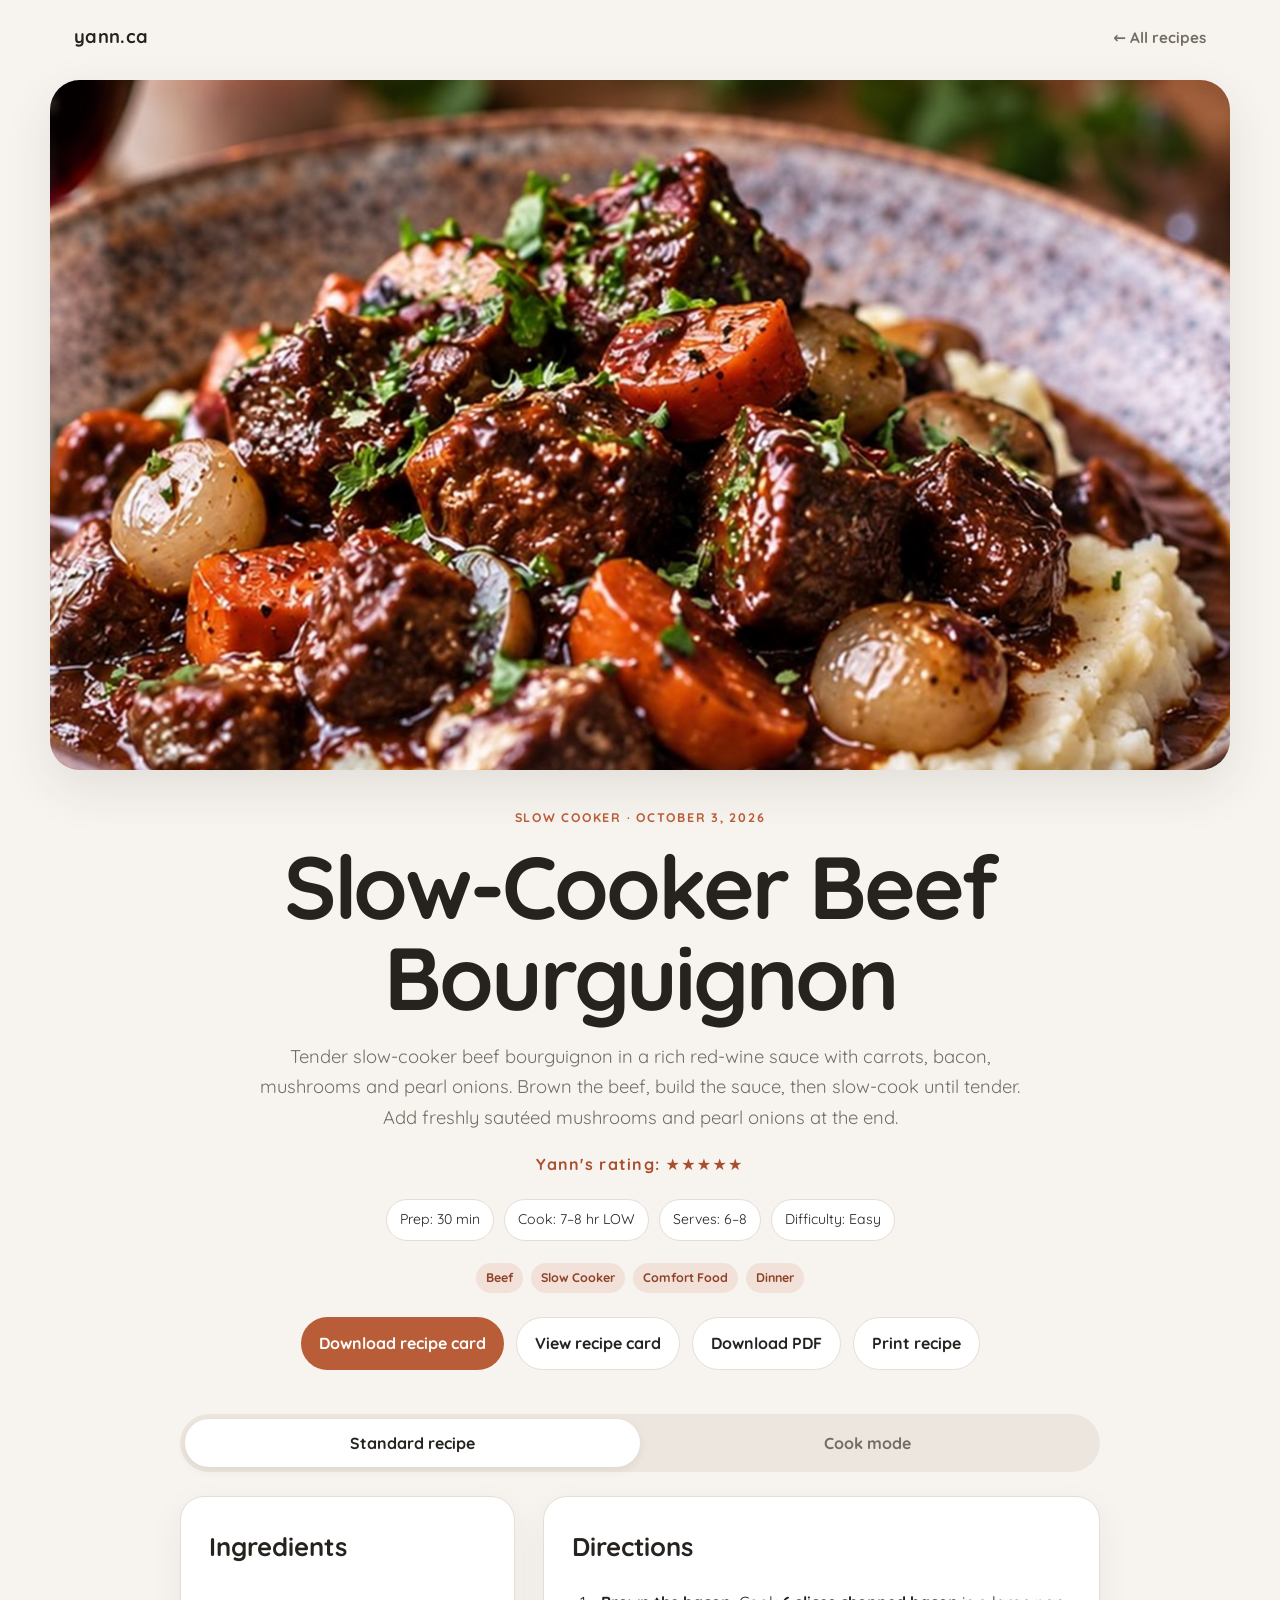
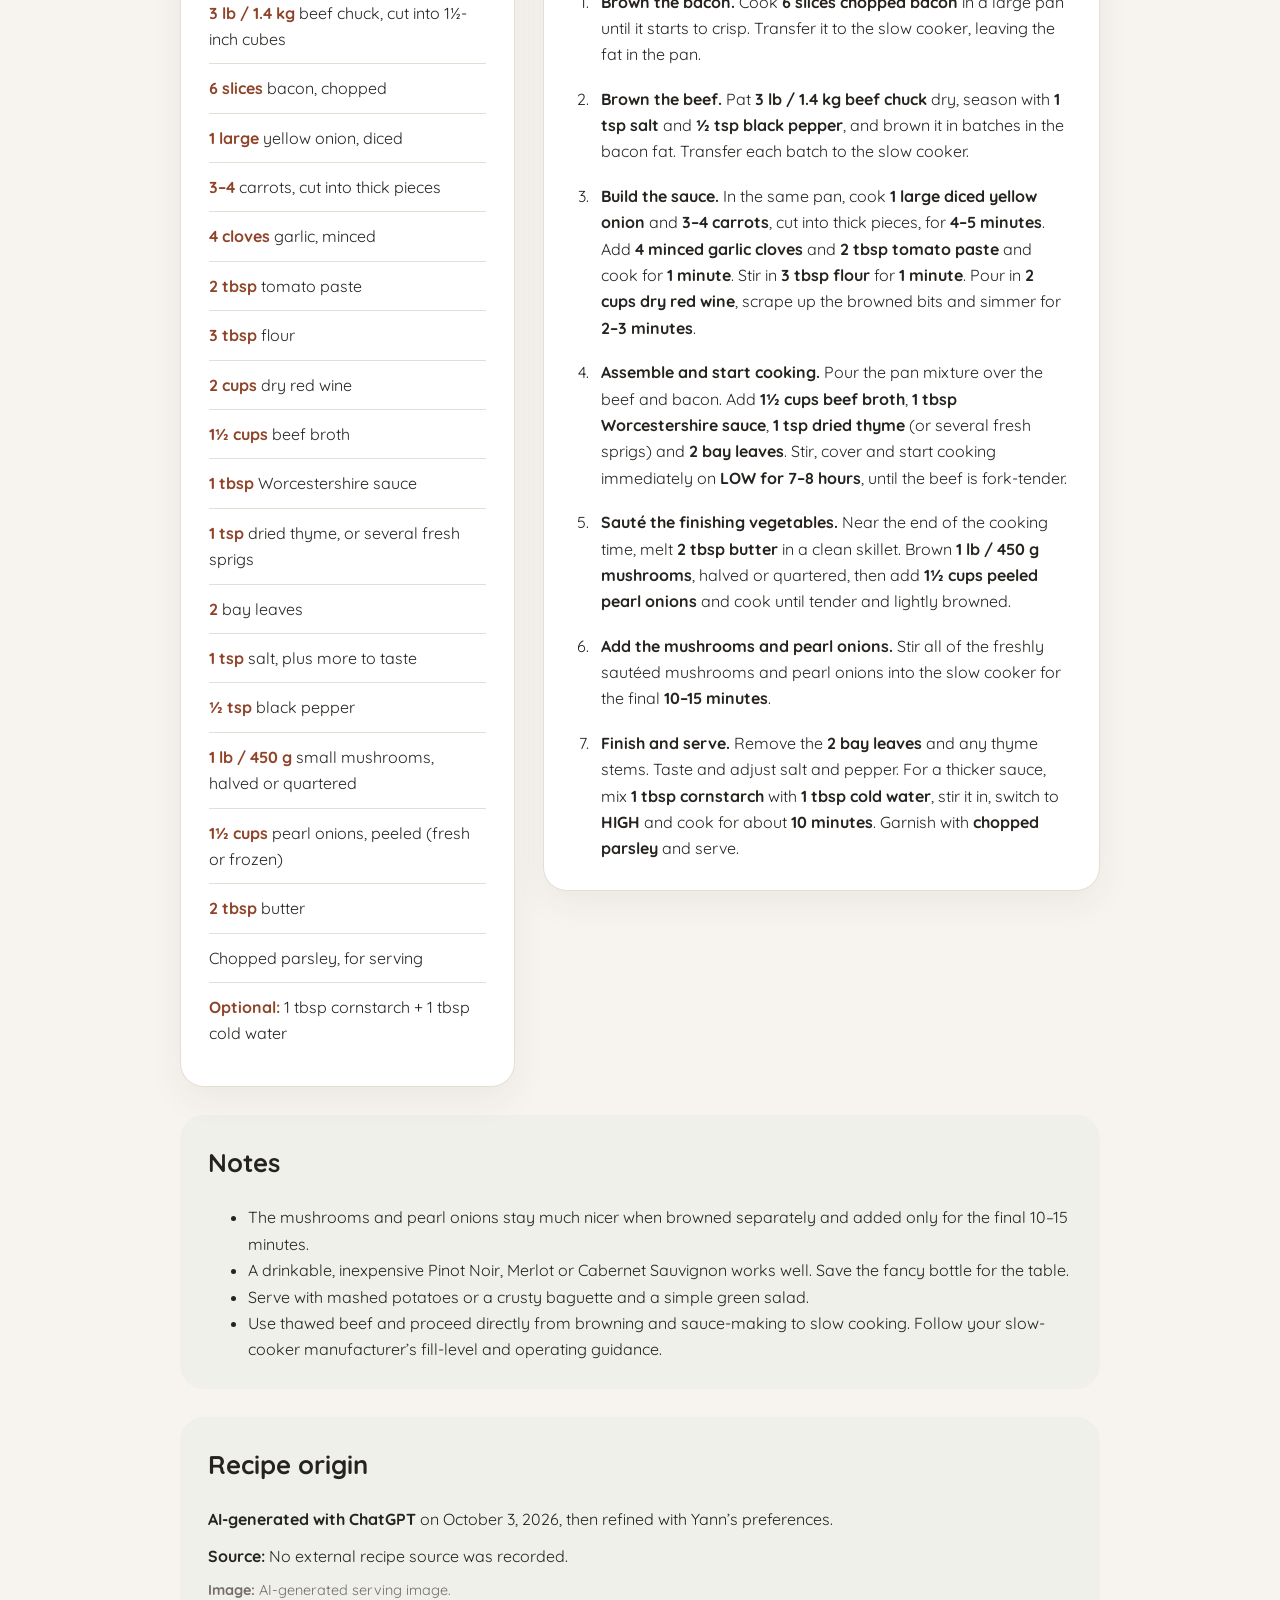
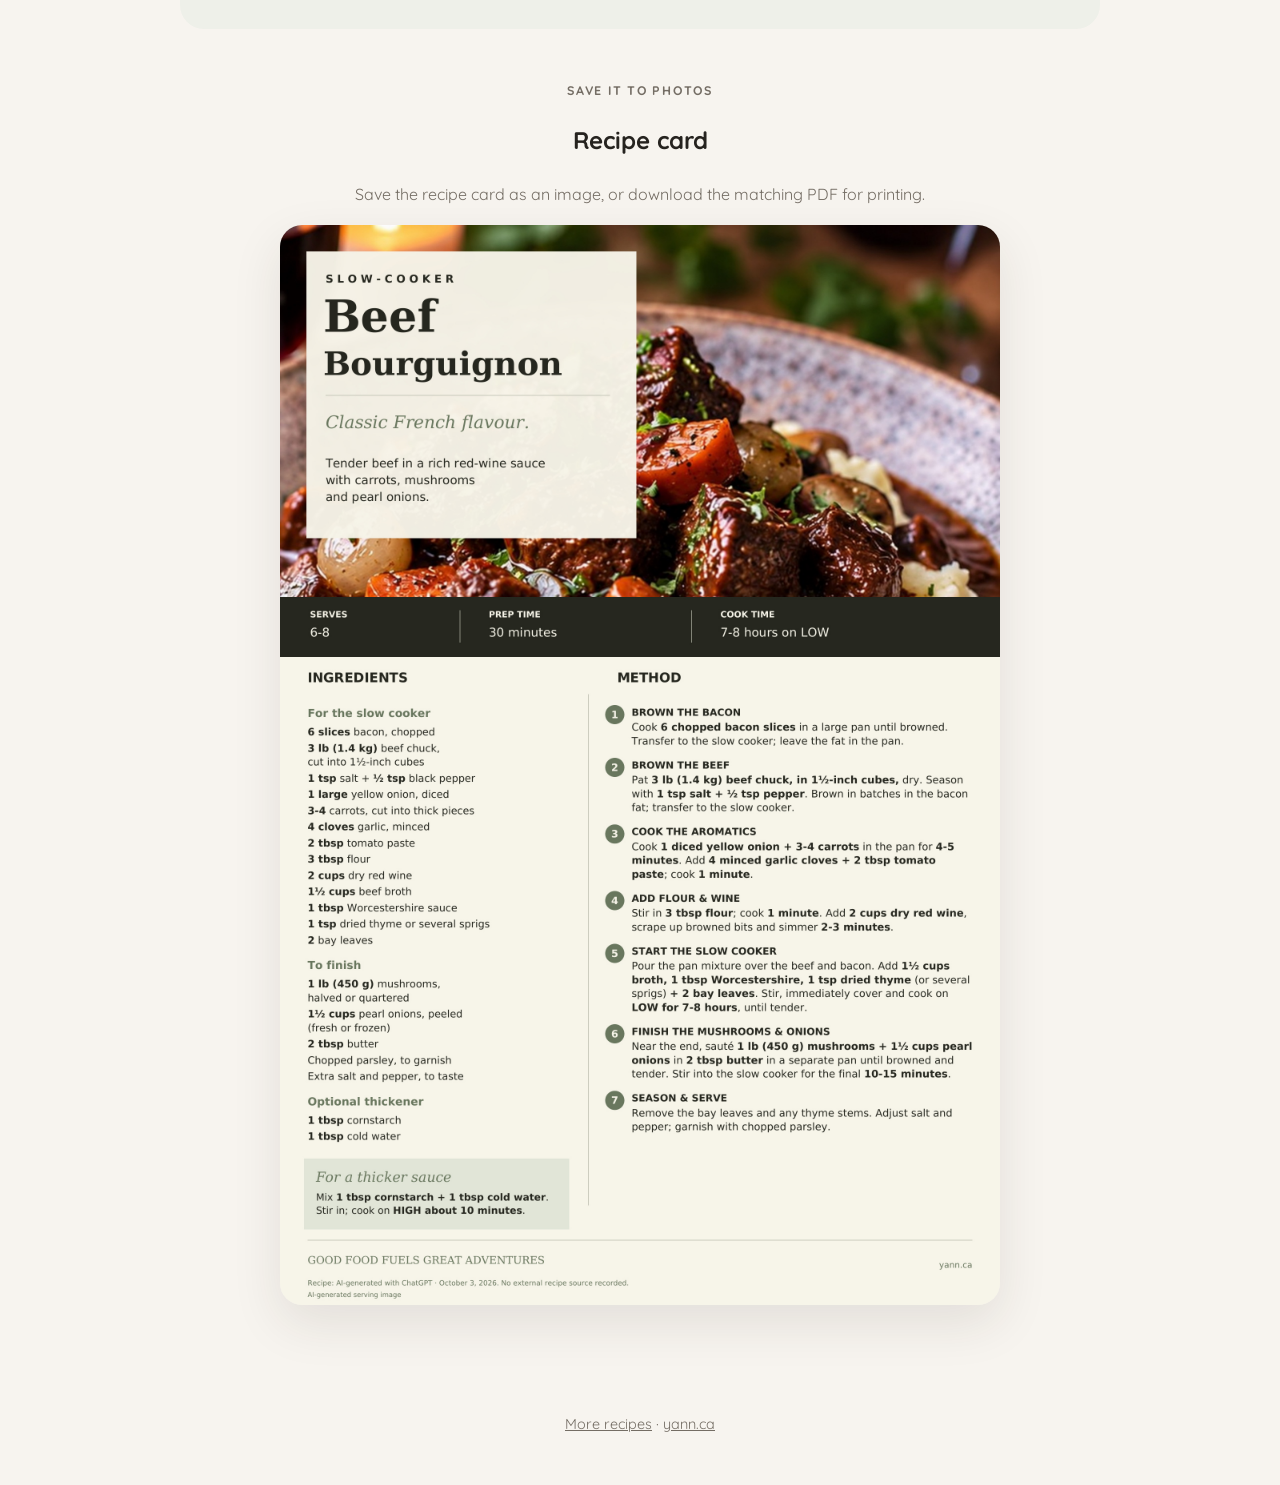
<file: recipes/slow-cooker-beef-bourguignon/index.html>
<!DOCTYPE html>
<html lang="en">
<head>
  <meta charset="UTF-8">
  <meta name="viewport" content="width=device-width, initial-scale=1.0">
  <meta name="description" content="Tender slow-cooker beef bourguignon in a rich red-wine sauce with carrots, bacon, mushrooms and pearl onions.">
  <title>Slow-Cooker Beef Bourguignon — yann.ca</title>
  <link rel="preconnect" href="https://fonts.googleapis.com">
  <link rel="preconnect" href="https://fonts.gstatic.com" crossorigin>
  <link rel="stylesheet" href="https://fonts.googleapis.com/css2?family=Quicksand:wght@400;500;600;700&display=swap">
  <link rel="stylesheet" href="/recipes/recipes.css?v=20261011">
  <script type="application/ld+json">
{
  "@context": "https://schema.org",
  "@type": "Recipe",
  "name": "Slow-Cooker Beef Bourguignon",
  "datePublished": "2026-10-03",
  "description": "Tender slow-cooker beef bourguignon in a rich red-wine sauce with carrots, bacon, mushrooms and pearl onions.",
  "image": "https://yann.ca/recipes/images/slow-cooker-beef-bourguignon-hero.jpg?v=20261011",
  "prepTime": "PT30M",
  "cookTime": "PT8H",
  "recipeYield": "6-8 servings",
  "recipeIngredient": [
    "3 lb (1.4 kg) beef chuck, cut into 1½-inch cubes",
    "6 slices bacon, chopped",
    "1 large yellow onion, diced",
    "3-4 carrots, cut into thick pieces",
    "4 cloves garlic, minced",
    "2 tbsp tomato paste",
    "3 tbsp flour",
    "2 cups dry red wine",
    "1½ cups beef broth",
    "1 tbsp Worcestershire sauce",
    "1 tsp dried thyme or several fresh thyme sprigs",
    "2 bay leaves",
    "1 tsp salt, plus more to taste",
    "½ tsp black pepper",
    "1 lb (450 g) small mushrooms, halved or quartered",
    "1½ cups pearl onions, peeled",
    "2 tbsp butter",
    "Chopped parsley, for serving",
    "Optional: 1 tbsp cornstarch + 1 tbsp cold water"
  ],
  "recipeInstructions": [
    {
      "@type": "HowToStep",
      "name": "Brown the bacon",
      "text": "Cook 6 slices chopped bacon in a large pan until it starts to crisp. Transfer it to the slow cooker, leaving the fat in the pan."
    },
    {
      "@type": "HowToStep",
      "name": "Brown the beef",
      "text": "Pat 3 lb / 1.4 kg beef chuck dry, season with 1 tsp salt and ½ tsp black pepper, and brown it in batches in the bacon fat. Transfer each batch to the slow cooker."
    },
    {
      "@type": "HowToStep",
      "name": "Build the sauce",
      "text": "In the same pan, cook 1 large diced yellow onion and 3–4 carrots, cut into thick pieces, for 4–5 minutes. Add 4 minced garlic cloves and 2 tbsp tomato paste and cook for 1 minute. Stir in 3 tbsp flour for 1 minute. Pour in 2 cups dry red wine, scrape up the browned bits and simmer for 2–3 minutes."
    },
    {
      "@type": "HowToStep",
      "name": "Assemble and start cooking",
      "text": "Pour the pan mixture over the beef and bacon. Add 1½ cups beef broth, 1 tbsp Worcestershire sauce, 1 tsp dried thyme (or several fresh sprigs) and 2 bay leaves. Stir, cover and start cooking immediately on LOW for 7–8 hours, until the beef is fork-tender."
    },
    {
      "@type": "HowToStep",
      "name": "Sauté the finishing vegetables",
      "text": "Near the end of the cooking time, melt 2 tbsp butter in a clean skillet. Brown 1 lb / 450 g mushrooms, halved or quartered, then add 1½ cups peeled pearl onions and cook until tender and lightly browned."
    },
    {
      "@type": "HowToStep",
      "name": "Add the mushrooms and pearl onions",
      "text": "Stir all of the freshly sautéed mushrooms and pearl onions into the slow cooker for the final 10–15 minutes."
    },
    {
      "@type": "HowToStep",
      "name": "Finish and serve",
      "text": "Remove the 2 bay leaves and any thyme stems. Taste and adjust salt and pepper. For a thicker sauce, mix 1 tbsp cornstarch with 1 tbsp cold water, stir it in, switch to HIGH and cook for about 10 minutes. Garnish with chopped parsley and serve."
    }
  ],
  "dateModified": "2026-10-11"
}
  </script>
</head>
<body>
  <header class="site-bar">
    <a class="site-name" href="/">yann.ca</a>
    <a class="back-link" href="/recipes/">← All recipes</a>
  </header>

  <main class="recipe-shell">
    <div class="recipe-hero">
      <img src="/recipes/images/slow-cooker-beef-bourguignon-hero.jpg?v=20261011" alt="Slow-cooker beef bourguignon with carrots, pearl onions and mashed potatoes">
    </div>

    <section class="recipe-header">
      <p class="eyebrow">Slow cooker · October 3, 2026</p>
      <h1 class="recipe-title">Slow-Cooker Beef Bourguignon</h1>
      <p class="recipe-deck">Tender slow-cooker beef bourguignon in a rich red-wine sauce with carrots, bacon, mushrooms and pearl onions. Brown the beef, build the sauce, then slow-cook until tender. Add freshly sautéed mushrooms and pearl onions at the end.</p>

      <div class="rating" aria-label="Yann's rating: 5 out of 5 stars">Yann's rating: ★★★★★</div>

      <div class="meta-row">
        <span class="meta-pill">Prep: 30 min</span>
        <span class="meta-pill">Cook: 7–8 hr LOW</span>
        <span class="meta-pill">Serves: 6–8</span>
        <span class="meta-pill">Difficulty: Easy</span>
      </div>

      <div class="tag-list" style="justify-content:center;">
        <span class="tag">Beef</span>
        <span class="tag">Slow Cooker</span>
        <span class="tag">Comfort Food</span>
        <span class="tag">Dinner</span>
      </div>

      <div class="action-row">
        <a class="button" href="/recipes/images/slow-cooker-beef-bourguignon-card.jpg?v=20261011" download>Download recipe card</a>
        <a class="button secondary" href="/recipes/images/slow-cooker-beef-bourguignon-card.jpg?v=20261011" target="_blank" rel="noopener">View recipe card</a>
        <a class="button secondary" href="/recipes/slow-cooker-beef-bourguignon/slow-cooker-beef-bourguignon-recipe.pdf" download>Download PDF</a>
        <button class="button secondary" type="button" onclick="window.print()">Print recipe</button>
      </div>
    </section>

    <div class="view-switcher" data-view-switcher aria-label="Recipe view">
      <button class="active" type="button" data-mode="standard" aria-pressed="true">Standard recipe</button>
      <button type="button" data-mode="cook" aria-pressed="false">Cook mode</button>
    </div>

    <section class="recipe-view" data-standard-view>
      <div class="standard-layout">
        <div class="panel">
          <h2>Ingredients</h2>
          <ul class="ingredients">
            <li><strong>3 lb / 1.4 kg</strong> beef chuck, cut into 1½-inch cubes</li>
            <li><strong>6 slices</strong> bacon, chopped</li>
            <li><strong>1 large</strong> yellow onion, diced</li>
            <li><strong>3–4</strong> carrots, cut into thick pieces</li>
            <li><strong>4 cloves</strong> garlic, minced</li>
            <li><strong>2 tbsp</strong> tomato paste</li>
            <li><strong>3 tbsp</strong> flour</li>
            <li><strong>2 cups</strong> dry red wine</li>
            <li><strong>1½ cups</strong> beef broth</li>
            <li><strong>1 tbsp</strong> Worcestershire sauce</li>
            <li><strong>1 tsp</strong> dried thyme, or several fresh sprigs</li>
            <li><strong>2</strong> bay leaves</li>
            <li><strong>1 tsp</strong> salt, plus more to taste</li>
            <li><strong>½ tsp</strong> black pepper</li>
            <li><strong>1 lb / 450 g</strong> small mushrooms, halved or quartered</li>
            <li><strong>1½ cups</strong> pearl onions, peeled (fresh or frozen)</li>
            <li><strong>2 tbsp</strong> butter</li>
            <li>Chopped parsley, for serving</li>
            <li><strong>Optional:</strong> 1 tbsp cornstarch + 1 tbsp cold water</li>
          </ul>
        </div>

        <div class="panel">
          <h2>Directions</h2>
          <ol class="method">
            <li><strong>Brown the bacon.</strong> Cook <strong>6 slices chopped bacon</strong> in a large pan until it starts to crisp. Transfer it to the slow cooker, leaving the fat in the pan.</li>
            <li><strong>Brown the beef.</strong> Pat <strong>3 lb / 1.4 kg beef chuck</strong> dry, season with <strong>1 tsp salt</strong> and <strong>½ tsp black pepper</strong>, and brown it in batches in the bacon fat. Transfer each batch to the slow cooker.</li>
            <li><strong>Build the sauce.</strong> In the same pan, cook <strong>1 large diced yellow onion</strong> and <strong>3–4 carrots</strong>, cut into thick pieces, for <strong>4–5 minutes</strong>. Add <strong>4 minced garlic cloves</strong> and <strong>2 tbsp tomato paste</strong> and cook for <strong>1 minute</strong>. Stir in <strong>3 tbsp flour</strong> for <strong>1 minute</strong>. Pour in <strong>2 cups dry red wine</strong>, scrape up the browned bits and simmer for <strong>2–3 minutes</strong>.</li>
            <li><strong>Assemble and start cooking.</strong> Pour the pan mixture over the beef and bacon. Add <strong>1½ cups beef broth</strong>, <strong>1 tbsp Worcestershire sauce</strong>, <strong>1 tsp dried thyme</strong> (or several fresh sprigs) and <strong>2 bay leaves</strong>. Stir, cover and start cooking immediately on <strong>LOW for 7–8 hours</strong>, until the beef is fork-tender.</li>
            <li><strong>Sauté the finishing vegetables.</strong> Near the end of the cooking time, melt <strong>2 tbsp butter</strong> in a clean skillet. Brown <strong>1 lb / 450 g mushrooms</strong>, halved or quartered, then add <strong>1½ cups peeled pearl onions</strong> and cook until tender and lightly browned.</li>
            <li><strong>Add the mushrooms and pearl onions.</strong> Stir all of the freshly sautéed mushrooms and pearl onions into the slow cooker for the final <strong>10–15 minutes</strong>.</li>
            <li><strong>Finish and serve.</strong> Remove the <strong>2 bay leaves</strong> and any thyme stems. Taste and adjust salt and pepper. For a thicker sauce, mix <strong>1 tbsp cornstarch</strong> with <strong>1 tbsp cold water</strong>, stir it in, switch to <strong>HIGH</strong> and cook for about <strong>10 minutes</strong>. Garnish with <strong>chopped parsley</strong> and serve.</li>
          </ol>
        </div>
      </div>
    </section>

    <section class="recipe-view hidden" data-cook-view>
      <p class="cook-intro">Cook mode puts the quantities exactly where you need them, from browning the beef to the final garnish.</p>
      <div class="cook-steps">
        <article class="cook-step">
          <div class="step-number">1</div>
          <h3>Brown the bacon</h3>
          <p>Cook the bacon in a large pan until it starts to crisp. Transfer it to the slow cooker and leave the fat in the pan.</p>
          <div class="step-ingredients">
            <div class="step-ingredients-label">Use now</div>
            <ul><li><strong>6 slices bacon</strong>, chopped</li></ul>
          </div>
        </article>

        <article class="cook-step">
          <div class="step-number">2</div>
          <h3>Brown the beef</h3>
          <p>Pat the beef dry, season it, and brown it in batches in the bacon fat. Do not crowd the pan. Transfer each batch to the slow cooker.</p>
          <div class="step-ingredients">
            <div class="step-ingredients-label">Use now</div>
            <ul><li><strong>3 lb / 1.4 kg beef chuck</strong>, cut into 1½-inch cubes</li><li><strong>1 tsp salt</strong></li><li><strong>½ tsp black pepper</strong></li></ul>
          </div>
        </article>

        <article class="cook-step">
          <div class="step-number">3</div>
          <h3>Cook the aromatics</h3>
          <p>Cook the onion and carrots in the same pan for <strong>4–5 minutes</strong>. Add garlic and tomato paste and cook for <strong>1 minute</strong>.</p>
          <div class="step-ingredients">
            <div class="step-ingredients-label">Use now</div>
            <ul><li><strong>1 large yellow onion</strong>, diced</li><li><strong>3–4 carrots</strong>, cut into thick pieces</li><li><strong>4 cloves garlic</strong>, minced</li><li><strong>2 tbsp tomato paste</strong></li></ul>
          </div>
        </article>

        <article class="cook-step">
          <div class="step-number">4</div>
          <h3>Add flour and wine</h3>
          <p>Sprinkle the flour over the vegetables and stir for <strong>1 minute</strong>. Add the wine, scrape up the browned bits and simmer for <strong>2–3 minutes</strong>.</p>
          <div class="step-ingredients">
            <div class="step-ingredients-label">Use now</div>
            <ul><li><strong>3 tbsp flour</strong></li><li><strong>2 cups dry red wine</strong></li></ul>
          </div>
        </article>

        <article class="cook-step">
          <div class="step-number">5</div>
          <h3>Assemble the slow cooker</h3>
          <p>Pour the wine mixture over the beef and bacon. Add the broth, Worcestershire, thyme and bay leaves. Stir and proceed immediately to slow cooking.</p>
          <div class="step-ingredients">
            <div class="step-ingredients-label">Use now</div>
            <ul><li><strong>1½ cups beef broth</strong></li><li><strong>1 tbsp Worcestershire sauce</strong></li><li><strong>1 tsp dried thyme</strong> or several fresh sprigs</li><li><strong>2 bay leaves</strong></li></ul>
          </div>
        </article>

        <article class="cook-step">
          <div class="step-number">6</div>
          <h3>Slow-cook until tender</h3>
          <p>Cover and start cooking immediately on <strong>LOW for 7–8 hours</strong>, until the beef is fork-tender.</p>
        </article>

        <article class="cook-step">
          <div class="step-number">7</div>
          <h3>Sauté the mushrooms and pearl onions</h3>
          <p>Near the end of the cooking time, melt the butter in a clean skillet. Brown the mushrooms, then add the pearl onions and cook until tender and lightly browned.</p>
          <div class="step-ingredients">
            <div class="step-ingredients-label">Use now</div>
            <ul><li><strong>2 tbsp butter</strong></li><li><strong>1 lb / 450 g mushrooms</strong>, halved or quartered</li><li><strong>1½ cups pearl onions</strong>, peeled (fresh or frozen)</li></ul>
          </div>
        </article>

        <article class="cook-step">
          <div class="step-number">8</div>
          <h3>Add the finishing vegetables</h3>
          <p>Stir all of the freshly sautéed mushrooms and pearl onions into the slow cooker for the final <strong>10–15 minutes</strong>.</p>
          <div class="step-ingredients">
            <div class="step-ingredients-label">Use now</div>
            <ul><li>All of the sautéed mushrooms and pearl onions from the previous step</li></ul>
          </div>
        </article>

        <article class="cook-step">
          <div class="step-number">9</div>
          <h3>Finish and serve</h3>
          <p>Remove the <strong>2 bay leaves</strong> and any thyme stems. Taste and adjust salt and pepper. If thickening, mix the cornstarch and cold water, stir it in, switch to <strong>HIGH</strong> and cook for about <strong>10 minutes</strong>. Garnish with parsley and serve.</p>
          <div class="step-ingredients">
            <div class="step-ingredients-label">To finish</div>
            <ul><li><strong>Optional: 1 tbsp cornstarch + 1 tbsp cold water</strong></li><li>Chopped parsley, for serving</li></ul>
          </div>
        </article>
      </div>
    </section>

    <section class="notes">
      <h2>Notes</h2>
      <ul>
        <li>The mushrooms and pearl onions stay much nicer when browned separately and added only for the final 10–15 minutes.</li>
        <li>A drinkable, inexpensive Pinot Noir, Merlot or Cabernet Sauvignon works well. Save the fancy bottle for the table.</li>
        <li>Serve with mashed potatoes or a crusty baguette and a simple green salad.</li>
        <li>Use thawed beef and proceed directly from browning and sauce-making to slow cooking. Follow your slow-cooker manufacturer’s fill-level and operating guidance.</li>
      </ul>
    </section>

    <section class="recipe-origin notes" aria-labelledby="recipe-origin-heading">
      <h2 id="recipe-origin-heading">Recipe origin</h2>
      <p><strong>AI-generated with ChatGPT</strong> on October 3, 2026, then refined with Yann’s preferences.</p>
      <p><strong>Source:</strong> No external recipe source was recorded.</p>
      <p class="origin-image-note"><strong>Image:</strong> AI-generated serving image.</p>
    </section>

    <section class="card-preview">
      <p class="eyebrow">Save it to Photos</p>
      <h2>Recipe card</h2>
      <p>Save the recipe card as an image, or download the matching PDF for printing.</p>
      <a href="/recipes/images/slow-cooker-beef-bourguignon-card.jpg?v=20261011" download>
        <img src="/recipes/images/slow-cooker-beef-bourguignon-card.jpg?v=20261011" alt="Downloadable Slow-Cooker Beef Bourguignon recipe card" loading="lazy">
      </a>
    </section>
  </main>

  <footer class="footer"><a href="/recipes/">More recipes</a> · <a href="/">yann.ca</a></footer>
  <script src="/recipes/recipes.js?v=20261011"></script>
</body>
</html>
</file>
<file: projects/projects.css>
:root{--bg:#f5f6f1;--surface:#fff;--text:#1c3029;--muted:#5d6d64;--accent:#32654b;--dark:#173e36;--soft:#e5eddf;--line:#d8e0d4;--radius:26px;--shadow:0 18px 60px #1b362810}
*{box-sizing:border-box}html{scroll-behavior:smooth;scroll-padding-top:28px}body{margin:0;background:var(--bg);color:var(--text);font-family:'Quicksand',system-ui,-apple-system,BlinkMacSystemFont,'Segoe UI',sans-serif;line-height:1.7}a{color:inherit}a:focus-visible{outline:3px solid #668c2d;outline-offset:6px;border-radius:3px}img{display:block;max-width:100%;height:auto}svg{display:block}h1,h2,h3,p{overflow-wrap:break-word}p{margin:0 0 18px}.shell,.site-bar,.footer{width:min(1180px,calc(100% - 48px));margin-inline:auto}.site-bar{padding:25px 0 12px;display:flex;align-items:center;justify-content:space-between;gap:24px}.site-bar a{text-decoration:none;font-weight:700}.site-name{font-weight:700;font-size:1.18rem;letter-spacing:.02em;text-decoration:none}.site-bar nav{display:flex;gap:27px;align-items:center;font-size:.9rem;color:var(--muted)}.back-link{color:var(--accent)}.skip-link{position:fixed;left:16px;top:-100px;background:var(--dark);color:#fff;padding:10px 18px;z-index:10}.skip-link:focus{top:12px}.archive-hero{padding:72px 0 58px}.eyebrow{display:flex;align-items:center;gap:10px;margin:0 0 18px;text-transform:uppercase;letter-spacing:.14em;font-size:.75rem;line-height:1.5;font-weight:700;color:var(--accent)}.eyebrow svg{width:26px;height:26px;stroke:currentColor;stroke-width:1.8;flex-shrink:0}h1{margin:0;font-size:clamp(3.2rem,7.5vw,6.4rem);font-weight:700;letter-spacing:-.055em;line-height:1.03}h1 span{color:var(--accent)}.intro{font-size:clamp(1.04rem,2vw,1.23rem);color:var(--muted);max-width:680px;margin:25px 0 0;line-height:1.8}.section-heading{display:flex;align-items:center;justify-content:space-between;border-top:1px solid var(--line);padding:23px 0}.section-heading h2{font-size:1rem;margin:0}.section-heading>span{font-size:.79rem;color:var(--muted);text-transform:uppercase;letter-spacing:.1em}.project-card{border:1px solid var(--line);border-radius:var(--radius);overflow:hidden;background:var(--surface);box-shadow:var(--shadow);transition:box-shadow .2s,transform .2s}.project-card:hover{transform:translateY(-3px);box-shadow:0 24px 65px #1b36281b}.card-link{display:grid;grid-template-columns:1.12fr 1fr;text-decoration:none}.card-art{background:var(--dark);display:flex;align-items:center;min-height:430px}.card-art img{width:100%;height:100%;object-fit:cover}.card-body{padding:38px 42px;position:relative}.card-body .eyebrow{margin:0 0 19px}.status{display:inline-flex;align-items:center;gap:8px;background:var(--soft);font-size:.75rem;font-weight:700;border-radius:30px;padding:4px 10px;white-space:nowrap}.status>span{width:6px;height:6px;background:var(--accent);border-radius:50%}.card-body h2{font-size:clamp(1.85rem,3vw,2.6rem);line-height:1.12;letter-spacing:-.035em;margin:18px 0}.card-body p:not(.eyebrow){color:var(--muted);font-size:1rem}.tag-list{display:flex;flex-wrap:wrap;gap:8px;margin:22px 0}.tag-list>span{border:1px solid var(--line);border-radius:20px;padding:3px 10px;font-size:.72rem;color:var(--muted)}.card-cta{display:flex;justify-content:space-between;font-weight:700;font-size:.92rem;border-top:1px solid var(--line);padding-top:17px;color:var(--accent)}.card-cta span{font-size:1.4rem;line-height:1}.collection{padding-bottom:80px}.footer{border-top:1px solid var(--line);padding:29px 0 40px;display:flex;align-items:center;justify-content:space-between;gap:25px;color:var(--muted);font-size:.8rem}.footer .site-name{font-size:1rem;color:var(--text)}.footer>a:last-child{text-decoration:none}.project-header{padding:62px 0 36px}.project-header h1{font-size:clamp(3.1rem,7vw,6rem)}.meta-row{display:flex;gap:12px;align-items:center;flex-wrap:wrap;margin-top:27px;font-size:.8rem}.meta-row>span:not(.status){padding:3px 13px;border:1px solid var(--line);border-radius:30px;color:var(--muted)}.project-hero{margin:0;border-radius:var(--radius);overflow:hidden;background:var(--dark)}.project-hero>img{width:100%;max-height:550px;object-fit:cover;object-position:center}.project-hero figcaption{font-size:.74rem;color:#d4e0d1;padding:16px 24px;text-align:center;border-top:1px solid #ffffff16}.project-content{display:grid;grid-template-columns:245px minmax(0,1fr);gap:65px;padding:64px 0 30px}.project-sidebar{align-self:start;position:sticky;top:30px}.page-nav{display:grid;gap:11px}.page-nav .eyebrow{font-size:.69rem;margin-bottom:6px}.page-nav>a{text-decoration:none;color:var(--muted);font-size:.91rem}.page-nav>a:hover{color:var(--accent);text-decoration:underline}.setup-note{border-top:1px solid var(--line);margin-top:30px;padding-top:23px;display:grid;gap:7px;font-size:.75rem;color:var(--muted)}.setup-note strong{color:var(--text);font-weight:700}.project-body{max-width:820px;min-width:0}.project-body section{padding-bottom:45px;margin-bottom:42px;border-bottom:1px solid var(--line)}.project-body section:last-child{border:0;margin-bottom:0}.project-body h2{font-size:clamp(1.85rem,3vw,2.7rem);line-height:1.2;letter-spacing:-.04em;margin:0 0 24px}.project-body h3{font-size:1.12rem;line-height:1.45;margin:0 0 10px}.project-body p{color:var(--muted)}.project-body .eyebrow{color:var(--accent)}.callout{background:var(--soft);border-radius:18px;padding:22px 25px;margin:25px 0 0}.callout strong{display:block;margin-bottom:5px}.callout p{margin:0}.parts-grid{display:grid;grid-template-columns:1fr 1fr;gap:18px;margin-bottom:30px}.part{background:var(--surface);border:1px solid var(--line);border-radius:20px;padding:25px}.part-number{font-size:.76rem;letter-spacing:.12em;color:var(--accent);font-weight:700;display:block;margin-bottom:22px}.part p{font-size:.9rem;margin:0}.plain-list{padding-left:20px;color:var(--muted);margin:0 0 20px}.plain-list li{padding:5px 0}.small-note{font-size:.82rem;line-height:1.7}.stack{display:grid;gap:14px}.stack article{border:1px solid var(--line);background:var(--surface);padding:25px;border-radius:19px}.stack-label{font-size:.68rem;text-transform:uppercase;letter-spacing:.13em;font-weight:700;color:var(--accent)}.stack h3{margin-top:7px}.stack p{margin-bottom:0;font-size:.94rem}.source-note{font-size:.76rem;margin:16px 0 0}.source-note a{text-underline-offset:3px}.build-steps{padding:0;list-style:none;counter-reset:step}.build-steps li{counter-increment:step;position:relative;padding:0 0 22px 56px;margin:26px 0 0;border-bottom:1px solid var(--line)}.build-steps li:last-child{border:0;padding-bottom:0}.build-steps li:before{content:counter(step,decimal-leading-zero);position:absolute;top:1px;left:0;display:grid;place-items:center;width:34px;height:34px;border-radius:50%;background:var(--soft);color:var(--accent);font-size:.8rem;font-weight:700}.build-steps p{font-size:.96rem;margin-bottom:0}.lesson{margin-bottom:26px}.lesson>p:last-child{margin-bottom:0}.result{margin-top:32px;background:var(--dark);color:#edf3e5;border-radius:22px;padding:30px}.result .eyebrow{color:#b6d4a8}.result h3{font-size:1.65rem;letter-spacing:-.03em;margin-bottom:15px}.result p{color:#d4e0d1;margin:0}.references ul{list-style:none;padding:0}.references li{border-bottom:1px solid var(--line)}.references li a{display:flex;justify-content:space-between;gap:18px;text-decoration:none;padding:14px 0;color:var(--accent);font-size:.94rem}.references li a:hover{text-decoration:underline}.references .small-note{margin-top:26px}
@media(max-width:900px){.card-body{padding:30px}.card-art{min-height:400px}.project-content{grid-template-columns:190px minmax(0,1fr);gap:32px}.project-hero>img{max-height:480px}.parts-grid{grid-template-columns:1fr}.part{padding:23px}.part-number{margin-bottom:12px}}
@media(max-width:680px){.shell,.site-bar,.footer{width:calc(100% - 36px)}.site-bar{gap:18px;align-items:flex-start;padding-top:20px}.site-bar nav{gap:10px 18px;justify-content:flex-end;flex-wrap:wrap;font-size:.75rem;max-width:240px}.site-name{font-size:1.05rem;white-space:nowrap}.archive-hero{padding:49px 0 42px}.archive-hero h1{font-size:clamp(3.1rem,12vw,4.7rem)}.card-link{grid-template-columns:1fr}.card-art{min-height:0}.card-art img{aspect-ratio:960/700}.card-body{padding:28px}.card-body h2{font-size:2rem}.collection{padding-bottom:52px}.footer{align-items:flex-start;flex-wrap:wrap;gap:12px;font-size:.75rem}.footer>span{width:100%;order:3}.project-header{padding:48px 0 28px}.project-header h1{font-size:clamp(2.8rem,10vw,4.5rem)}.project-hero>img{max-height:none;aspect-ratio:960/700;object-fit:contain}.project-hero figcaption{font-size:.65rem;padding:12px 16px}.project-content{grid-template-columns:1fr;gap:35px;padding-top:36px}.project-sidebar{position:static}.page-nav{display:flex;flex-wrap:wrap;gap:9px}.page-nav .eyebrow{width:100%;margin-bottom:5px}.page-nav>a{border:1px solid var(--line);border-radius:30px;padding:5px 12px;font-size:.72rem}.setup-note{display:flex;flex-wrap:wrap;gap:6px 15px;padding-top:18px;margin-top:22px;font-size:.7rem}.setup-note strong{width:100%}.project-body section{padding-bottom:30px;margin-bottom:32px}.project-body h2{font-size:1.9rem}.parts-grid{grid-template-columns:1fr 1fr;gap:12px}.part{padding:18px}.part h3{font-size:1rem}.part p{font-size:.82rem}.build-steps li{padding-left:46px}.result{padding:25px}.eyebrow{font-size:.67rem}.intro{font-size:1rem}}
@media(max-width:360px){.parts-grid{grid-template-columns:1fr}.site-bar nav{gap:8px 12px}.card-body{padding:23px}}
@media(prefers-reduced-motion:reduce){html{scroll-behavior:auto}.project-card{transition:none}.project-card:hover{transform:none}}
@media print{body{background:#fff;color:#000}.site-bar,.project-sidebar,.footer,.skip-link{display:none}.shell{width:100%}.project-content{display:block;padding-top:24px}.project-header{padding-top:0}.project-header h1{font-size:40pt}.project-hero>img{max-height:300px;object-fit:contain}.project-body{max-width:none}.project-body section{break-inside:avoid}.project-body p{color:#222}.callout,.part,.stack article,.result{background:#fff;border:1px solid #aaa;box-shadow:none;color:#000}.result p,.result .eyebrow{color:#222}a{text-decoration:underline}}
/* Keep the keyboard focus indicator inside the clipped project card. */
.card-link:focus-visible{outline:3px solid var(--accent);outline-offset:-6px;border-radius:var(--radius)}
</file>
<file: recipes/recipes.css>
:root {
  --bg: #f7f4ef;
  --surface: #ffffff;
  --text: #26231f;
  --muted: #746d64;
  --accent: #b85d38;
  --accent-dark: #8f4328;
  --accent-soft: #f2e1d8;
  --line: #e5ded5;
  --green: #65735a;
  --shadow: 0 18px 50px rgba(53, 39, 27, 0.10);
  --radius: 24px;
}

* { box-sizing: border-box; }

html { scroll-behavior: smooth; }

body {
  margin: 0;
  font-family: 'Quicksand', system-ui, -apple-system, BlinkMacSystemFont, "Segoe UI", sans-serif;
  color: var(--text);
  background: var(--bg);
  line-height: 1.65;
}

img { display: block; max-width: 100%; }

a { color: inherit; }

.site-bar {
  max-width: 1180px;
  margin: 0 auto;
  padding: 22px 24px 8px;
  display: flex;
  justify-content: space-between;
  gap: 20px;
  align-items: center;
}

.site-bar a {
  text-decoration: none;
  font-weight: 700;
}

.site-name {
  font-size: 1.15rem;
  letter-spacing: 0.02em;
}

.back-link {
  color: var(--muted);
  font-size: .95rem;
}

.archive-hero,
.recipe-shell {
  width: min(1180px, calc(100% - 32px));
  margin: 0 auto;
}

.archive-hero {
  padding: 74px 0 42px;
}

.eyebrow {
  margin: 0 0 12px;
  text-transform: uppercase;
  letter-spacing: .14em;
  font-size: .78rem;
  font-weight: 700;
  color: var(--accent);
}

.archive-hero h1,
.recipe-title {
  margin: 0;
  line-height: 1.04;
  letter-spacing: -.035em;
}

.archive-hero h1 {
  font-size: clamp(3rem, 9vw, 6.5rem);
}

.archive-hero p {
  max-width: 690px;
  font-size: clamp(1.05rem, 2vw, 1.3rem);
  color: var(--muted);
  margin: 22px 0 0;
}

.recipe-grid {
  width: min(1180px, calc(100% - 32px));
  margin: 0 auto 80px;
  display: grid;
  grid-template-columns: repeat(auto-fit, minmax(290px, 1fr));
  gap: 26px;
}

.recipe-card {
  background: var(--surface);
  border-radius: var(--radius);
  overflow: hidden;
  box-shadow: var(--shadow);
  border: 1px solid rgba(100, 82, 65, .08);
  transition: transform .2s ease, box-shadow .2s ease;
}

.recipe-card:hover {
  transform: translateY(-4px);
  box-shadow: 0 24px 60px rgba(53, 39, 27, .14);
}

.recipe-card > a {
  text-decoration: none;
}

.recipe-card img {
  width: 100%;
  aspect-ratio: 4 / 3;
  object-fit: cover;
}

.recipe-card-body {
  padding: 24px;
}

.recipe-card h2 {
  margin: 5px 0 10px;
  font-size: 1.55rem;
  line-height: 1.2;
}

.recipe-card p {
  margin: 0 0 16px;
  color: var(--muted);
}

.recipe-date {
  color: var(--muted);
  font-size: .86rem;
}

.rating {
  color: #a94f2f;
  font-weight: 700;
  letter-spacing: .08em;
}

.tag-list {
  display: flex;
  flex-wrap: wrap;
  gap: 8px;
  margin-top: 16px;
}

.tag {
  background: var(--accent-soft);
  color: var(--accent-dark);
  border-radius: 999px;
  padding: 5px 10px;
  font-size: .78rem;
  font-weight: 700;
}

.recipe-shell {
  padding-bottom: 80px;
}

.recipe-hero {
  margin-top: 20px;
  border-radius: 30px;
  overflow: hidden;
  box-shadow: var(--shadow);
  background: #ddd;
}

.recipe-hero img {
  width: 100%;
  max-height: 690px;
  object-fit: cover;
  aspect-ratio: 4 / 3;
}

.recipe-header {
  max-width: 900px;
  margin: 38px auto 34px;
  text-align: center;
}

.recipe-title {
  font-size: clamp(2.6rem, 7vw, 5.5rem);
}

.recipe-deck {
  color: var(--muted);
  font-size: 1.15rem;
  max-width: 760px;
  margin: 18px auto;
}

.meta-row {
  display: flex;
  justify-content: center;
  flex-wrap: wrap;
  gap: 10px;
  margin: 22px 0;
}

.meta-pill {
  background: var(--surface);
  border: 1px solid var(--line);
  border-radius: 999px;
  padding: 8px 13px;
  font-size: .88rem;
}

.action-row {
  display: flex;
  flex-wrap: wrap;
  justify-content: center;
  gap: 12px;
  margin-top: 24px;
}

.button {
  appearance: none;
  border: 0;
  border-radius: 999px;
  padding: 12px 18px;
  font: inherit;
  font-weight: 700;
  cursor: pointer;
  text-decoration: none;
  display: inline-flex;
  align-items: center;
  gap: 8px;
  background: var(--accent);
  color: white;
}

.button:hover { background: var(--accent-dark); }

.button.secondary {
  background: var(--surface);
  color: var(--text);
  border: 1px solid var(--line);
}

.view-switcher {
  max-width: 920px;
  margin: 44px auto 24px;
  background: #ede6de;
  padding: 5px;
  border-radius: 999px;
  display: grid;
  grid-template-columns: 1fr 1fr;
}

.view-switcher button {
  appearance: none;
  border: 0;
  background: transparent;
  border-radius: 999px;
  padding: 11px 16px;
  font: inherit;
  font-weight: 700;
  cursor: pointer;
  color: var(--muted);
}

.view-switcher button.active {
  background: var(--surface);
  color: var(--text);
  box-shadow: 0 3px 10px rgba(53,39,27,.08);
}

.recipe-view {
  max-width: 920px;
  margin: 0 auto;
}

.hidden { display: none !important; }

.standard-layout {
  display: grid;
  grid-template-columns: minmax(260px, .75fr) minmax(0, 1.25fr);
  gap: 28px;
  align-items: start;
}

.panel {
  background: var(--surface);
  border-radius: var(--radius);
  border: 1px solid var(--line);
  padding: 28px;
  box-shadow: 0 12px 36px rgba(53, 39, 27, .06);
}

.panel h2,
.notes h2 {
  margin-top: 0;
  font-size: 1.6rem;
}

.ingredients {
  list-style: none;
  padding: 0;
  margin: 0;
}

.ingredients li {
  border-bottom: 1px solid var(--line);
  padding: 11px 0;
}

.ingredients li:last-child { border-bottom: 0; }

.ingredients strong { color: var(--accent-dark); }

.method {
  margin: 0;
  padding-left: 1.35rem;
}

.method li {
  padding: 0 0 18px 8px;
}

.method li:last-child { padding-bottom: 0; }

.cook-intro {
  text-align: center;
  color: var(--muted);
  margin: 0 auto 20px;
  max-width: 680px;
}

.cook-steps {
  display: grid;
  gap: 18px;
}

.cook-step {
  background: var(--surface);
  border-radius: var(--radius);
  padding: 26px;
  border: 1px solid var(--line);
  box-shadow: 0 10px 30px rgba(53,39,27,.05);
}

.step-number {
  display: inline-flex;
  align-items: center;
  justify-content: center;
  width: 36px;
  height: 36px;
  border-radius: 50%;
  background: var(--accent);
  color: white;
  font-weight: 700;
  margin-bottom: 12px;
}

.cook-step h3 {
  margin: 0 0 10px;
  font-size: 1.18rem;
}

.step-ingredients {
  margin: 14px 0 0;
  padding: 14px 16px;
  border-radius: 16px;
  background: #fbf1eb;
}

.step-ingredients-label {
  font-size: .76rem;
  text-transform: uppercase;
  letter-spacing: .11em;
  font-weight: 700;
  color: var(--accent-dark);
  margin-bottom: 6px;
}

.step-ingredients ul {
  margin: 0;
  padding-left: 1.2rem;
}

.notes {
  max-width: 920px;
  margin: 28px auto 0;
  background: #eef0e9;
  border-radius: var(--radius);
  padding: 26px 28px;
}

.notes ul {
  margin-bottom: 0;
}

.card-preview {
  max-width: 720px;
  margin: 52px auto 0;
  text-align: center;
}

.card-preview img {
  margin: 18px auto 0;
  border-radius: 22px;
  box-shadow: var(--shadow);
}

.card-preview p { color: var(--muted); }

.recipe-card-body .recipe-origin-label {
  font-size: .82rem;
  font-weight: 600;
  color: var(--accent-dark);
}

.recipe-origin p { margin: 10px 0 0; }
.recipe-origin .origin-image-note { color: var(--muted); font-size: .9rem; }

.footer {
  width: min(1180px, calc(100% - 32px));
  margin: 0 auto;
  padding: 28px 0 48px;
  color: var(--muted);
  font-size: .9rem;
  text-align: center;
}

.empty-state {
  background: var(--surface);
  border-radius: var(--radius);
  padding: 32px;
  border: 1px solid var(--line);
  color: var(--muted);
}

@media (max-width: 760px) {
  .archive-hero { padding-top: 45px; }
  .standard-layout { grid-template-columns: 1fr; }
  .panel { padding: 22px; }
  .recipe-header { margin-top: 30px; }
  .recipe-hero { border-radius: 22px; }
}

@media print {
  body { background: white; }
  .site-bar, .action-row, .view-switcher, .card-preview, .footer { display: none !important; }
  .recipe-hero { box-shadow: none; }
  .panel, .cook-step, .notes { box-shadow: none; break-inside: avoid; }
}
</file>
